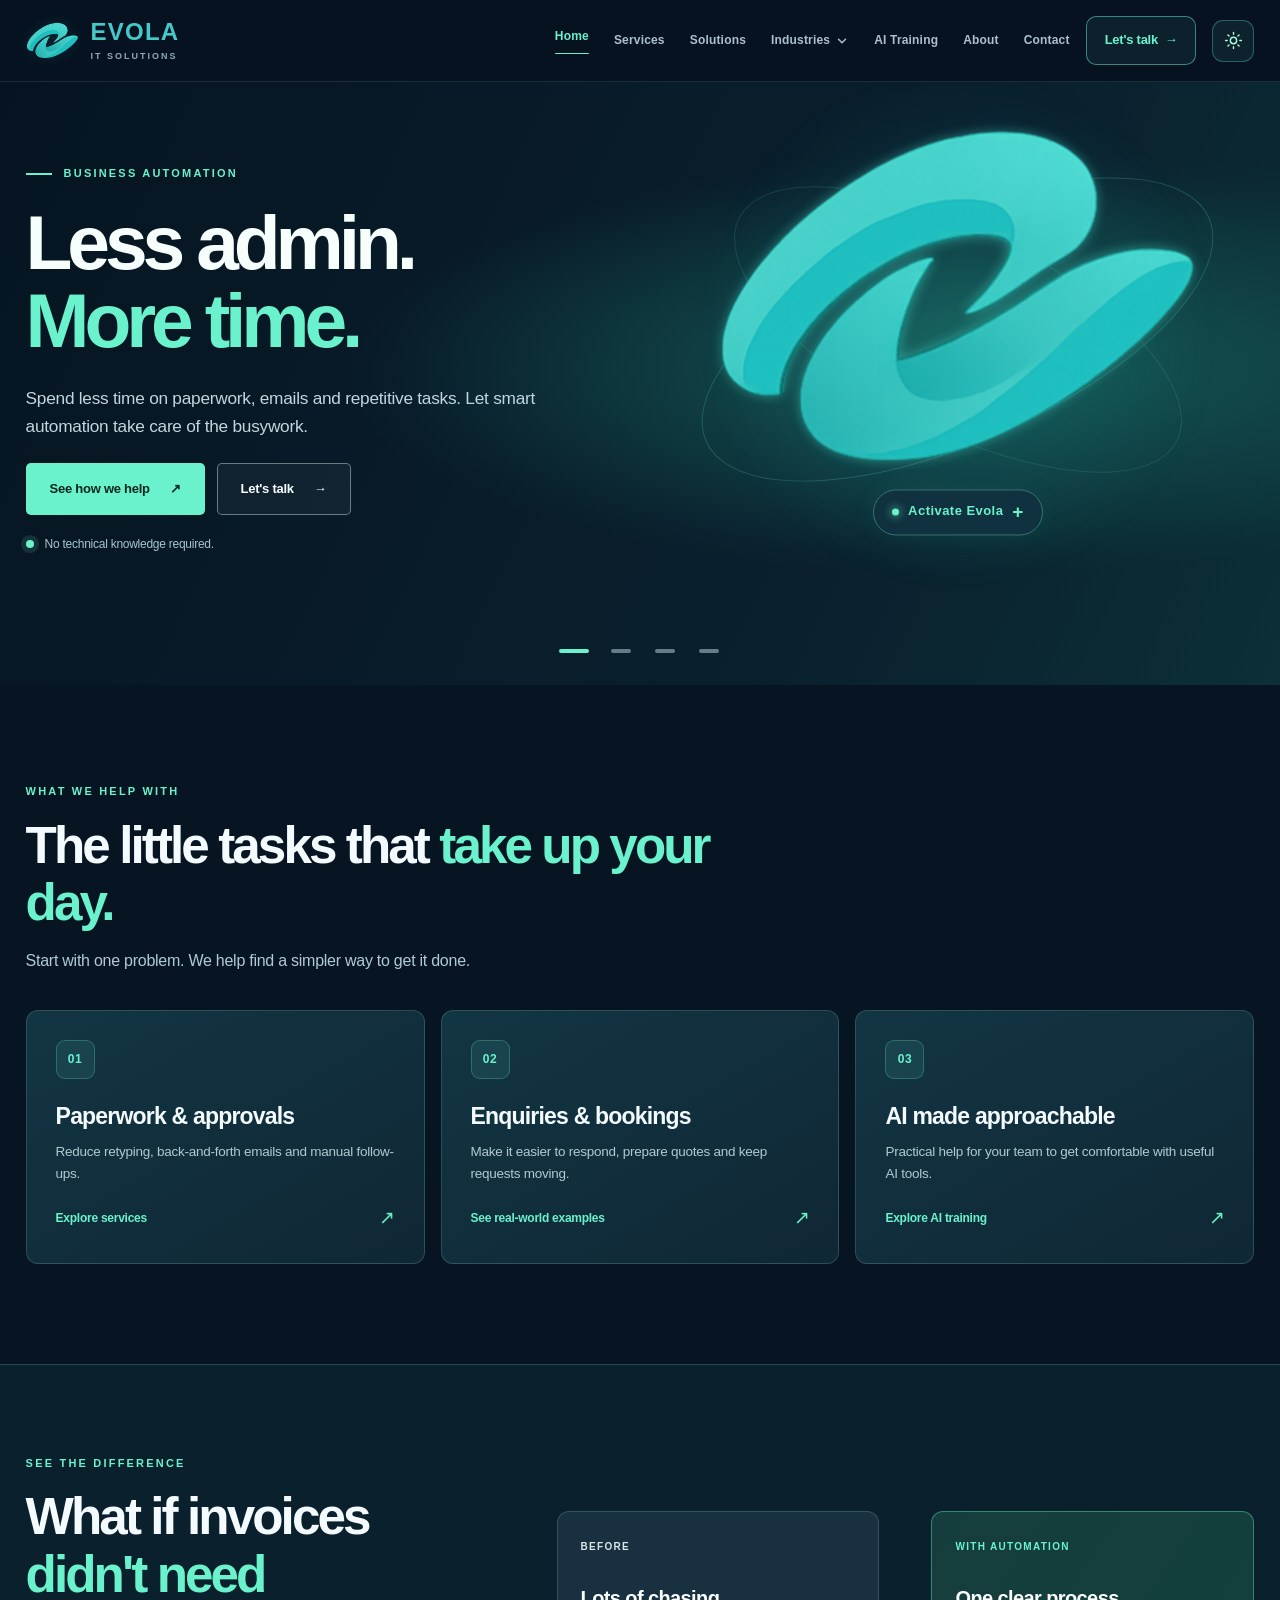
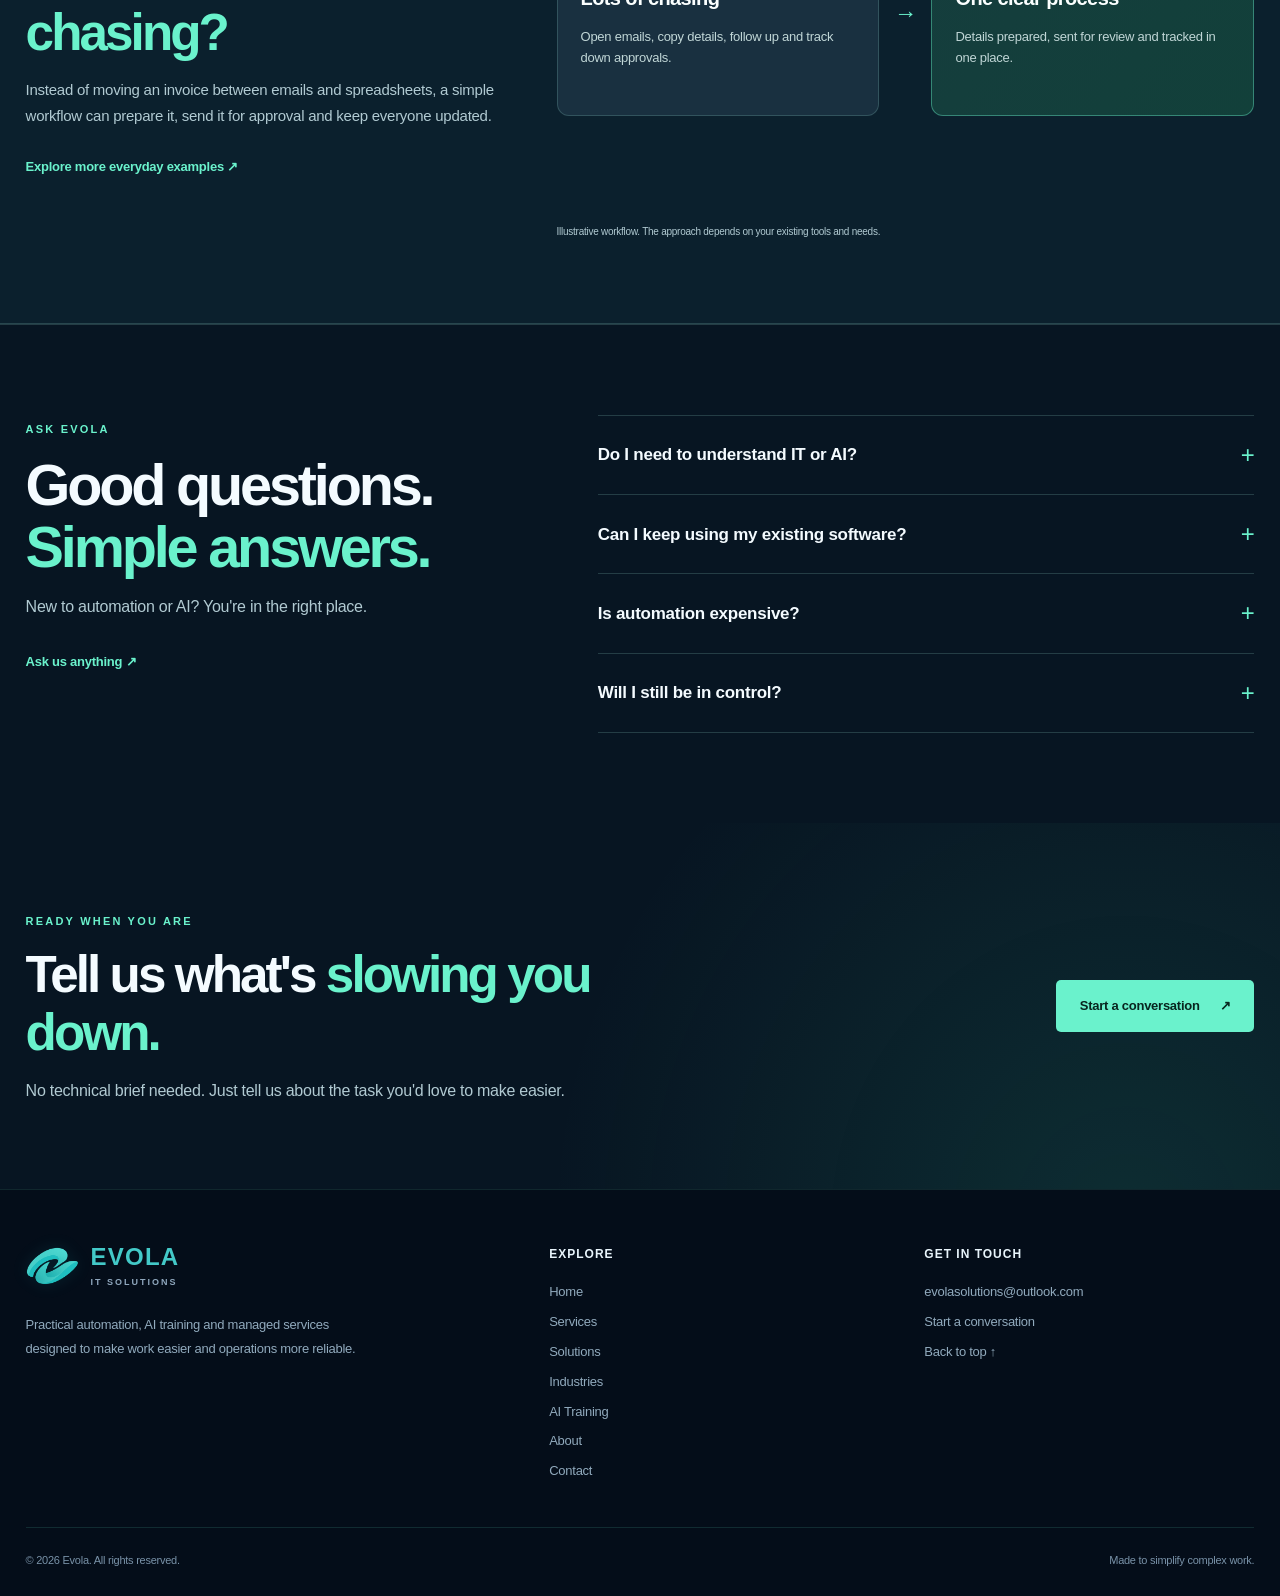
<file: index.html>
<!DOCTYPE html>

<html lang="en"><head><script>
/* Read the saved theme before CSS paints to avoid a flash on navigation. */
(function () {
  var theme = 'dark';
  try { if (window.localStorage.getItem('evola-theme') === 'light') theme = 'light'; } catch (_) {}
  document.documentElement.setAttribute('data-theme', theme);
})();
</script>
<meta charset="utf-8"/><meta content="width=device-width, initial-scale=1.0" name="viewport"/>
<meta content="#071523" name="theme-color"/><meta content="Spend less time on paperwork, emails and approvals. Evola helps businesses simplify everyday work, with no tech jargon." name="description"/>
<meta content="website" property="og:type"/><meta content="Evola" property="og:site_name"/><meta content="Less Admin. More Time. | Evola" property="og:title"/><meta content="We make the everyday tasks that slow your business down simpler, from invoices and approvals to customer enquiries and reminders." property="og:description"/>
<title>Less Admin. More Time. | Evola</title>
<link rel="icon" type="image/png" href="evola-symbol.png"/>
<link href="styles.css" rel="stylesheet"/><link href="premium.css" rel="stylesheet"/><link href="theme.css" rel="stylesheet"/><link href="usecases.css" rel="stylesheet"/><link href="homepage.css" rel="stylesheet"/><link href="carousel.css?v=3" rel="stylesheet"/><link rel="stylesheet" href="evola.css?v=2"/>
<link rel="stylesheet" href="industry-menu.css?v=3"/>
<link rel="stylesheet" href="experience.css?v=1"/>
<link rel="stylesheet" href="fullwidth.css?v=1"/>
<link rel="stylesheet" href="logo-hero.css?v=1"/>
<link rel="stylesheet" href="activate-evola.css?v=1"/>
</head><body><a class="skip-link" href="#main">Skip to content</a>
<header class="site-header" id="top"><div class="container nav-inner">
<a aria-label="Evola home" class="brand" href="index.html">
<img class="evola-symbol" src="evola-symbol.png" alt="" width="385" height="273"/>
<span><span class="brand-name">Evola</span><span class="brand-label">IT Solutions</span></span></a>
<nav aria-label="Main navigation" class="nav-links" id="main-nav"><a aria-current="page" href="index.html">Home</a>
<a href="services.html">Services</a>
<a href="solutions.html">Solutions</a>
<div class="industry-dropdown">
<button type="button" class="industry-trigger" aria-expanded="false" aria-controls="industry-menu">Industries <svg viewBox="0 0 16 16" width="14" height="14" fill="none" stroke="currentColor" stroke-width="1.7" stroke-linecap="round" stroke-linejoin="round" aria-hidden="true"><path d="m4 6 4 4 4-4"/></svg></button>
<div class="industry-menu" id="industry-menu" hidden>
<span class="industry-menu-label">EXPLORE BY INDUSTRY</span>
<a href="use-cases.html?industry=finance#browse-usecases" data-industry-link="finance"><svg class="industry-icon" viewBox="0 0 24 24" fill="none" stroke="currentColor" stroke-width="1.6" stroke-linecap="round" stroke-linejoin="round" aria-hidden="true"><rect x="3" y="5" width="18" height="14" rx="2"/><path d="M3 10h18m-5 5h2"/></svg><span class="industry-item-text"><strong>Finance</strong><small>Invoices, approvals and reporting</small></span></a>
<a href="use-cases.html?industry=assets#browse-usecases" data-industry-link="assets"><svg class="industry-icon" viewBox="0 0 24 24" fill="none" stroke="currentColor" stroke-width="1.6" stroke-linecap="round" stroke-linejoin="round" aria-hidden="true"><path d="m12 3 9 5v9l-9 5-9-5V8l9-5Zm0 9 9-4M12 12 3 8m9 4v10"/></svg><span class="industry-item-text"><strong>Asset Management</strong><small>Equipment, inventory and maintenance</small></span></a>
<a href="use-cases.html?industry=retail#browse-usecases" data-industry-link="retail"><svg class="industry-icon" viewBox="0 0 24 24" fill="none" stroke="currentColor" stroke-width="1.6" stroke-linecap="round" stroke-linejoin="round" aria-hidden="true"><path d="M4 8h16l1 13H3L4 8Zm4 0V6a4 4 0 0 1 8 0v2"/></svg><span class="industry-item-text"><strong>Retail</strong><small>Stock, orders and customer enquiries</small></span></a>
<a href="use-cases.html?industry=councils#browse-usecases" data-industry-link="councils"><svg class="industry-icon" viewBox="0 0 24 24" fill="none" stroke="currentColor" stroke-width="1.6" stroke-linecap="round" stroke-linejoin="round" aria-hidden="true"><path d="m3 9 9-6 9 6H3Zm2 2v7m5-7v7m4-7v7m5-7v7M3 21h18"/></svg><span class="industry-item-text"><strong>Councils</strong><small>Resident requests and permits</small></span></a>
<a href="use-cases.html?industry=schools#browse-usecases" data-industry-link="schools"><svg class="industry-icon" viewBox="0 0 24 24" fill="none" stroke="currentColor" stroke-width="1.6" stroke-linecap="round" stroke-linejoin="round" aria-hidden="true"><path d="m2 9 10-5 10 5-10 5-10-5Zm4 2v6c4 3 8 3 12 0v-6m4-2v8"/></svg><span class="industry-item-text"><strong>Schools</strong><small>Enrolments and everyday administration</small></span></a>
<a href="use-cases.html?industry=tradies#browse-usecases" data-industry-link="tradies"><svg class="industry-icon" viewBox="0 0 24 24" fill="none" stroke="currentColor" stroke-width="1.6" stroke-linecap="round" stroke-linejoin="round" aria-hidden="true"><path d="M14 6a5 5 0 0 0-7 6L3 16a3 3 0 0 0 4 4l5-5a5 5 0 0 0 6-7l-4 4-3-3 3-3Z"/></svg><span class="industry-item-text"><strong>Tradies</strong><small>Quotes, scheduling and invoicing</small></span></a>
<a href="use-cases.html?industry=healthcare#browse-usecases" data-industry-link="healthcare"><svg class="industry-icon" viewBox="0 0 24 24" fill="none" stroke="currentColor" stroke-width="1.6" stroke-linecap="round" stroke-linejoin="round" aria-hidden="true"><path d="M20.8 8.5c0 4-8.8 10-8.8 10s-8.8-6-8.8-10a4.8 4.8 0 0 1 8.8-2.6 4.8 4.8 0 0 1 8.8 2.6Z"/><path d="M5 12h4l2-3 2 6 2-3h4"/></svg><span class="industry-item-text"><strong>Healthcare</strong><small>Appointments and non-clinical administration</small></span></a>
<a class="industry-all" href="use-cases.html#browse-usecases" data-industry-link="all">View all industries <span aria-hidden="true">&#8599;</span></a>
</div></div>
<a href="ai-training.html">AI Training</a>
<a href="about.html">About</a>
<a href="contact.html">Contact</a></nav>
<a class="nav-cta" href="contact.html">Let's talk  →</a>
<button aria-label="Switch to light mode" class="theme-toggle" title="Switch to light mode" type="button">
<svg aria-hidden="true" class="theme-sun" fill="none" stroke="currentColor" stroke-linecap="round" stroke-linejoin="round" stroke-width="1.8" viewbox="0 0 24 24"><circle cx="12" cy="12" r="4"></circle><path d="M12 2v2m0 16v2M4.93 4.93l1.42 1.42m11.3 11.3 1.42 1.42M2 12h2m16 0h2M4.93 19.07l1.42-1.42m11.3-11.3 1.42-1.42"></path></svg>
<svg aria-hidden="true" class="theme-moon" fill="none" stroke="currentColor" stroke-linecap="round" stroke-linejoin="round" stroke-width="1.8" viewbox="0 0 24 24"><path d="M20.9 13A9 9 0 0 1 11 3.1a9 9 0 1 0 9.9 9.9Z"></path></svg>
<span class="theme-toggle-text">Light mode</span>
</button>
<button aria-controls="main-nav" aria-expanded="false" aria-label="Open navigation menu" class="nav-toggle" type="button"><svg fill="none" stroke="currentColor" stroke-linecap="round" stroke-width="2" viewbox="0 0 24 24"><path d="M4 7h16M4 12h16M4 17h16"></path></svg></button>
</div></header><main class="lp-main" id="main">
<section aria-label="Discover how we help" aria-roledescription="carousel" class="lp-hero lp-carousel" data-active="0">
<div class="ev-hero-scene ev-logo-scene" aria-hidden="true">
  <div class="ev-logo-ambient"></div>

</div>
<div class="container lp-carousel-inner"><div class="lp-slides"><article class="lp-slide is-active" role="group" aria-roledescription="slide" aria-label="1 of 4: Business automation" >
<div class="lp-hero-inner">
<div class="lp-hero-copy"><span class="lp-overline"><span class="lp-overline-line"></span>BUSINESS AUTOMATION</span>
<h1 class="lp-slide-title">Less admin.<br/><em>More time.</em></h1>
<p>Spend less time on paperwork, emails and repetitive tasks. Let smart automation take care of the busywork.</p><div class="lp-hero-actions"><a class="lp-btn lp-btn-primary" href="#what-we-help-with">See how we help <span aria-hidden="true">&#8599;</span></a><a class="lp-btn lp-btn-ghost" href="contact.html">Let's talk <span aria-hidden="true">&#8594;</span></a></div>
<div class="lp-hero-note"><span aria-hidden="true" class="lp-proof-dot"></span>No technical knowledge required.</div></div>
</div></article><article class="lp-slide" role="group" aria-roledescription="slide" aria-label="2 of 4: AI solutions" aria-hidden="true" inert>
<div class="lp-hero-inner">
<div class="lp-hero-copy"><span class="lp-overline"><span class="lp-overline-line"></span>AI SOLUTIONS</span>
<h2 class="lp-slide-title">Work smarter.<br/><em>With AI.</em></h2>
<p>Discover practical ways AI can help your business, without needing to be a technology expert.</p><div class="lp-hero-actions"><a class="lp-btn lp-btn-primary" href="solutions.html">Explore AI solutions <span aria-hidden="true">&#8599;</span></a><a class="lp-btn lp-btn-ghost" href="contact.html">Let's talk <span aria-hidden="true">&#8594;</span></a></div>
<div class="lp-hero-note"><span aria-hidden="true" class="lp-proof-dot"></span>No technical knowledge required.</div></div>
</div></article><article class="lp-slide" role="group" aria-roledescription="slide" aria-label="3 of 4: Business workflows" aria-hidden="true" inert>
<div class="lp-hero-inner">
<div class="lp-hero-copy"><span class="lp-overline"><span class="lp-overline-line"></span>BUSINESS WORKFLOWS</span>
<h2 class="lp-slide-title">Simplify work.<br/><em>Every day.</em></h2>
<p>From invoices and customer enquiries to scheduling and approvals, make everyday work easier.</p><div class="lp-hero-actions"><a class="lp-btn lp-btn-primary" href="use-cases.html">Explore industries <span aria-hidden="true">&#8599;</span></a><a class="lp-btn lp-btn-ghost" href="contact.html">Let's talk <span aria-hidden="true">&#8594;</span></a></div>
<div class="lp-hero-note"><span aria-hidden="true" class="lp-proof-dot"></span>No technical knowledge required.</div></div>
</div></article><article class="lp-slide" role="group" aria-roledescription="slide" aria-label="4 of 4: AI training" aria-hidden="true" inert>
<div class="lp-hero-inner">
<div class="lp-hero-copy"><span class="lp-overline"><span class="lp-overline-line"></span>AI TRAINING</span>
<h2 class="lp-slide-title">Learn AI.<br/><em>With confidence.</em></h2>
<p>Practical AI training designed for everyday business teams, not just IT professionals.</p><div class="lp-hero-actions"><a class="lp-btn lp-btn-primary" href="ai-training.html">Explore AI training <span aria-hidden="true">&#8599;</span></a><a class="lp-btn lp-btn-ghost" href="contact.html">Let's talk <span aria-hidden="true">&#8594;</span></a></div>
<div class="lp-hero-note"><span aria-hidden="true" class="lp-proof-dot"></span>No technical knowledge required.</div></div>
</div></article></div>
<div class="ev-logo-stage ev-activate-stage" data-expanded="false">
  <div class="ev-activate-visual">
    <div class="ev-activate-decoration" aria-hidden="true">    <div class="ev-logo-halo"></div>
    <div class="ev-orbit-ring ev-orbit-ring-one"></div><div class="ev-orbit-ring ev-orbit-ring-two"></div>
    <div class="ev-orbit-particles"><span class="ev-orbit-particle" style="--phase:-0.0s;--orbit-scale:1"></span><span class="ev-orbit-particle" style="--phase:-2.7s;--orbit-scale:1"></span><span class="ev-orbit-particle" style="--phase:-5.4s;--orbit-scale:1"></span><span class="ev-orbit-particle" style="--phase:-8.100000000000001s;--orbit-scale:0.78"></span><span class="ev-orbit-particle" style="--phase:-10.8s;--orbit-scale:0.78"></span><span class="ev-orbit-particle" style="--phase:-13.5s;--orbit-scale:0.78"></span></div>
</div>
    <svg class="ev-capability-lines" viewBox="0 0 100 100" preserveAspectRatio="none" aria-hidden="true"><g fill="none" stroke="currentColor" stroke-width=".23" stroke-dasharray=".8 1.1"><path d="M50 48L18 15 M50 48L82 15 M50 48L18 48 M50 48L82 48 M50 48L18 81 M50 48L82 81"/></g></svg>
    <button class="ev-activate-trigger" type="button" aria-expanded="false" aria-controls="ev-capabilities" disabled>
      <span class="ev-activate-art" aria-hidden="true"><span class="ev-logo-float"><span class="ev-logo-perspective"><span class="ev-logo-spin"><img class="ev-logo-layer ev-logo-face" style="--depth:-12px" src="evola-symbol.png" alt="" width="385" height="273" draggable="false"><img class="ev-logo-layer ev-logo-edge" style="--depth:-9px" src="evola-symbol.png" alt="" width="385" height="273" draggable="false"><img class="ev-logo-layer ev-logo-edge" style="--depth:-6px" src="evola-symbol.png" alt="" width="385" height="273" draggable="false"><img class="ev-logo-layer ev-logo-edge" style="--depth:-3px" src="evola-symbol.png" alt="" width="385" height="273" draggable="false"><img class="ev-logo-layer ev-logo-edge" style="--depth:0px" src="evola-symbol.png" alt="" width="385" height="273" draggable="false"><img class="ev-logo-layer ev-logo-edge" style="--depth:3px" src="evola-symbol.png" alt="" width="385" height="273" draggable="false"><img class="ev-logo-layer ev-logo-edge" style="--depth:6px" src="evola-symbol.png" alt="" width="385" height="273" draggable="false"><img class="ev-logo-layer ev-logo-edge" style="--depth:9px" src="evola-symbol.png" alt="" width="385" height="273" draggable="false"><img class="ev-logo-layer ev-logo-face" style="--depth:12px" src="evola-symbol.png" alt="" width="385" height="273" draggable="false"></span></span></span></span>
      <span class="ev-activate-label"><span class="ev-activate-pulse" aria-hidden="true"></span><span class="ev-activate-text">Activate Evola</span><span class="ev-activate-sign" aria-hidden="true">+</span></span>
    </button>
  </div>
  <div class="ev-capabilities" id="ev-capabilities" inert aria-hidden="true"><a class="ev-capability ev-capability-1" href="services.html#automation" data-description="Reduce paperwork, repetitive tasks and manual approvals." aria-label="Business Automation: Reduce paperwork, repetitive tasks and manual approvals."><svg viewBox="0 0 24 24" fill="none" stroke="currentColor" stroke-width="1.6" stroke-linecap="round" stroke-linejoin="round" aria-hidden="true"><path d="M3 4h8v6H3z M13 14h8v6h-8z M7 10v7h6 M17 14V7h-6"/></svg><span>Business Automation</span><span class="ev-cap-arrow" aria-hidden="true">&#8599;</span></a>
<a class="ev-capability ev-capability-2" href="services.html#ai-agents" data-description="Get practical help from AI assistants and approved business information." aria-label="AI Solutions: Get practical help from AI assistants and approved business information."><svg viewBox="0 0 24 24" fill="none" stroke="currentColor" stroke-width="1.6" stroke-linecap="round" stroke-linejoin="round" aria-hidden="true"><path d="M12 3v3m0 12v3M3 12h3m12 0h3 M8 6h8l3 6-3 6H8l-3-6z M10 12h.01m4 0h.01"/></svg><span>AI Solutions</span><span class="ev-cap-arrow" aria-hidden="true">&#8599;</span></a>
<a class="ev-capability ev-capability-3" href="services.html#project-workflows" data-description="Simplify project tracking, reporting and team coordination." aria-label="Project Workflows: Simplify project tracking, reporting and team coordination."><svg viewBox="0 0 24 24" fill="none" stroke="currentColor" stroke-width="1.6" stroke-linecap="round" stroke-linejoin="round" aria-hidden="true"><path d="M9 6h11M9 12h11M9 18h11M3 5l1 1 2-2M3 11l1 1 2-2M3 17l1 1 2-2"/></svg><span>Project Workflows</span><span class="ev-cap-arrow" aria-hidden="true">&#8599;</span></a>
<a class="ev-capability ev-capability-4" href="ai-training.html#tracks" data-description="Help your team use AI confidently in everyday work." aria-label="AI Training: Help your team use AI confidently in everyday work."><svg viewBox="0 0 24 24" fill="none" stroke="currentColor" stroke-width="1.6" stroke-linecap="round" stroke-linejoin="round" aria-hidden="true"><path d="M2 9l10-5 10 5-10 5-10-5z M6 11v6q6 5 12 0v-6 M22 9v8"/></svg><span>AI Training</span><span class="ev-cap-arrow" aria-hidden="true">&#8599;</span></a>
<a class="ev-capability ev-capability-5" href="services.html#cloud-operations" data-description="Keep your technology and business systems running reliably." aria-label="Managed Services: Keep your technology and business systems running reliably."><svg viewBox="0 0 24 24" fill="none" stroke="currentColor" stroke-width="1.6" stroke-linecap="round" stroke-linejoin="round" aria-hidden="true"><path d="M4 4h16v7H4z M4 13h16v7H4z M7 7.5h.01M7 16.5h.01M12 7.5h5M12 16.5h5"/></svg><span>Managed Services</span><span class="ev-cap-arrow" aria-hidden="true">&#8599;</span></a>
<a class="ev-capability ev-capability-6" href="use-cases.html#browse-usecases" data-description="Explore practical automation opportunities for your industry." aria-label="Industry Solutions: Explore practical automation opportunities for your industry."><svg viewBox="0 0 24 24" fill="none" stroke="currentColor" stroke-width="1.6" stroke-linecap="round" stroke-linejoin="round" aria-hidden="true"><path d="M3 21h18M5 21V9l7-5 7 5v12M9 21v-5h6v5M9 11h.01M15 11h.01"/></svg><span>Industry Solutions</span><span class="ev-cap-arrow" aria-hidden="true">&#8599;</span></a></div>
  <p class="ev-capability-detail" aria-hidden="true">Choose a service to explore what we can do for you.</p>
</div>
<div class="lp-carousel-controls" hidden><div class="lp-carousel-position"><span class="lp-slide-count" aria-hidden="true">01 / 04</span><div class="lp-slide-dots" aria-label="Choose slide"><button type="button" class="lp-slide-dot" data-slide="0" aria-label="Show slide 1: Business automation" aria-current="true"><span></span></button><button type="button" class="lp-slide-dot" data-slide="1" aria-label="Show slide 2: AI solutions" ><span></span></button><button type="button" class="lp-slide-dot" data-slide="2" aria-label="Show slide 3: Business workflows" ><span></span></button><button type="button" class="lp-slide-dot" data-slide="3" aria-label="Show slide 4: AI training" ><span></span></button></div></div></div>
<span class="lp-sr-only lp-carousel-status" role="status"></span></div></section>
<section aria-labelledby="lp-help-title" class="lp-help" id="what-we-help-with">
<div class="container">
<div class="lp-section-heading">
<span class="lp-kicker">WHAT WE HELP WITH</span>
<h2 id="lp-help-title">The little tasks that <em>take up your day.</em></h2>
<p>Start with one problem. We help find a simpler way to get it done.</p>
</div>
<div class="lp-help-grid">
<a class="lp-help-card" href="services.html"><span aria-hidden="true" class="lp-icon">01</span><h3>Paperwork &amp; approvals</h3><p>Reduce retyping, back-and-forth emails and manual follow-ups.</p><span class="lp-card-link">Explore services <b aria-hidden="true">↗</b></span></a>
<a class="lp-help-card" href="use-cases.html"><span aria-hidden="true" class="lp-icon">02</span><h3>Enquiries &amp; bookings</h3><p>Make it easier to respond, prepare quotes and keep requests moving.</p><span class="lp-card-link">See real-world examples <b aria-hidden="true">↗</b></span></a>
<a class="lp-help-card" href="ai-training.html"><span aria-hidden="true" class="lp-icon">03</span><h3>AI made approachable</h3><p>Practical help for your team to get comfortable with useful AI tools.</p><span class="lp-card-link">Explore AI training <b aria-hidden="true">↗</b></span></a>
</div>
</div>
</section>
<section aria-labelledby="lp-example-title" class="lp-example">
<div class="container lp-example-inner">
<div class="lp-example-copy">
<span class="lp-kicker">SEE THE DIFFERENCE</span>
<h2 id="lp-example-title">What if invoices <em>didn't need chasing?</em></h2>
<p>Instead of moving an invoice between emails and spreadsheets, a simple workflow can prepare it, send it for approval and keep everyone updated.</p>
<a class="lp-text-link" href="use-cases.html?industry=finance#finance">Explore more everyday examples <span aria-hidden="true">↗</span></a>
</div>
<div aria-label="Illustrative before and after invoice approval process" class="lp-before-after">
<div class="lp-compare lp-before"><span class="lp-compare-label">BEFORE</span><h3>Lots of chasing</h3><p>Open emails, copy details, follow up and track down approvals.</p></div>
<div aria-hidden="true" class="lp-compare-arrow">→</div>
<div class="lp-compare lp-after"><span class="lp-compare-label">WITH AUTOMATION</span><h3>One clear process</h3><p>Details prepared, sent for review and tracked in one place.</p></div>
</div>
<p class="lp-example-note">Illustrative workflow. The approach depends on your existing tools and needs.</p>
</div>
</section>
<section class="ev-faq" aria-labelledby="ev-faq-heading"><div class="container ev-faq-layout"><div><span class="lp-kicker">ASK EVOLA</span><h2 id="ev-faq-heading">Good questions.<br><em>Simple answers.</em></h2><p>New to automation or AI? You're in the right place.</p><a class="lp-text-link" href="contact.html">Ask us anything <span aria-hidden="true">↗</span></a></div><div class="ev-faq-list">
<details><summary>Do I need to understand IT or AI?</summary><p>No. Tell us which tasks are taking too much time. We explain the options in plain English and guide you through the process.</p></details>
<details><summary>Can I keep using my existing software?</summary><p>Often, yes. We start by understanding the tools you already use and check what can be connected before proposing any change.</p></details>
<details><summary>Is automation expensive?</summary><p>It depends on the task, the tools involved and the level of support you need. We can start with one manageable workflow and agree on scope before work begins.</p></details>
<details><summary>Will I still be in control?</summary><p>Yes. We design workflows with appropriate approvals and human review, especially where money, personal information or important decisions are involved.</p></details>
</div></div></section>
<section aria-labelledby="lp-outro-title" class="lp-outro">
<div class="container lp-outro-inner">
<div><span class="lp-kicker">READY WHEN YOU ARE</span><h2 id="lp-outro-title">Tell us what's <em>slowing you down.</em></h2><p>No technical brief needed. Just tell us about the task you'd love to make easier.</p></div>
<a class="lp-btn lp-btn-primary" href="contact.html">Start a conversation <span aria-hidden="true">↗</span></a>
</div>
</section>
</main><footer class="site-footer"><div class="container">
<div class="footer-grid"><div><a aria-label="Evola home" class="brand" href="index.html">
<img class="evola-symbol" src="evola-symbol.png" alt="" width="385" height="273"/>
<span><span class="brand-name">Evola</span><span class="brand-label">IT Solutions</span></span></a><p class="footer-description">Practical automation, AI training and managed services designed to make work easier and operations more reliable.</p></div>
<div><h3 class="footer-heading">Explore</h3><div class="footer-list"><a href="index.html">Home</a><a href="services.html">Services</a><a href="solutions.html">Solutions</a>
<a href="use-cases.html">Industries</a><a href="ai-training.html">AI Training</a><a href="about.html">About</a><a href="contact.html">Contact</a></div></div>
<div><h3 class="footer-heading">Get in touch</h3><div class="footer-list"><a href="mailto:evolasolutions@outlook.com">evolasolutions@outlook.com</a><a href="contact.html">Start a conversation</a><a href="#top">Back to top ↑</a></div></div></div>
<div class="footer-bottom"><span>© <span class="js-year">2026</span> Evola. All rights reserved.</span><span>Made to simplify complex work.</span></div>
</div></footer><script defer="" src="script.js?v=4"></script><script defer src="carousel.js?v=4"></script><script defer src="activate-evola.js?v=1"></script></body></html>
</file>
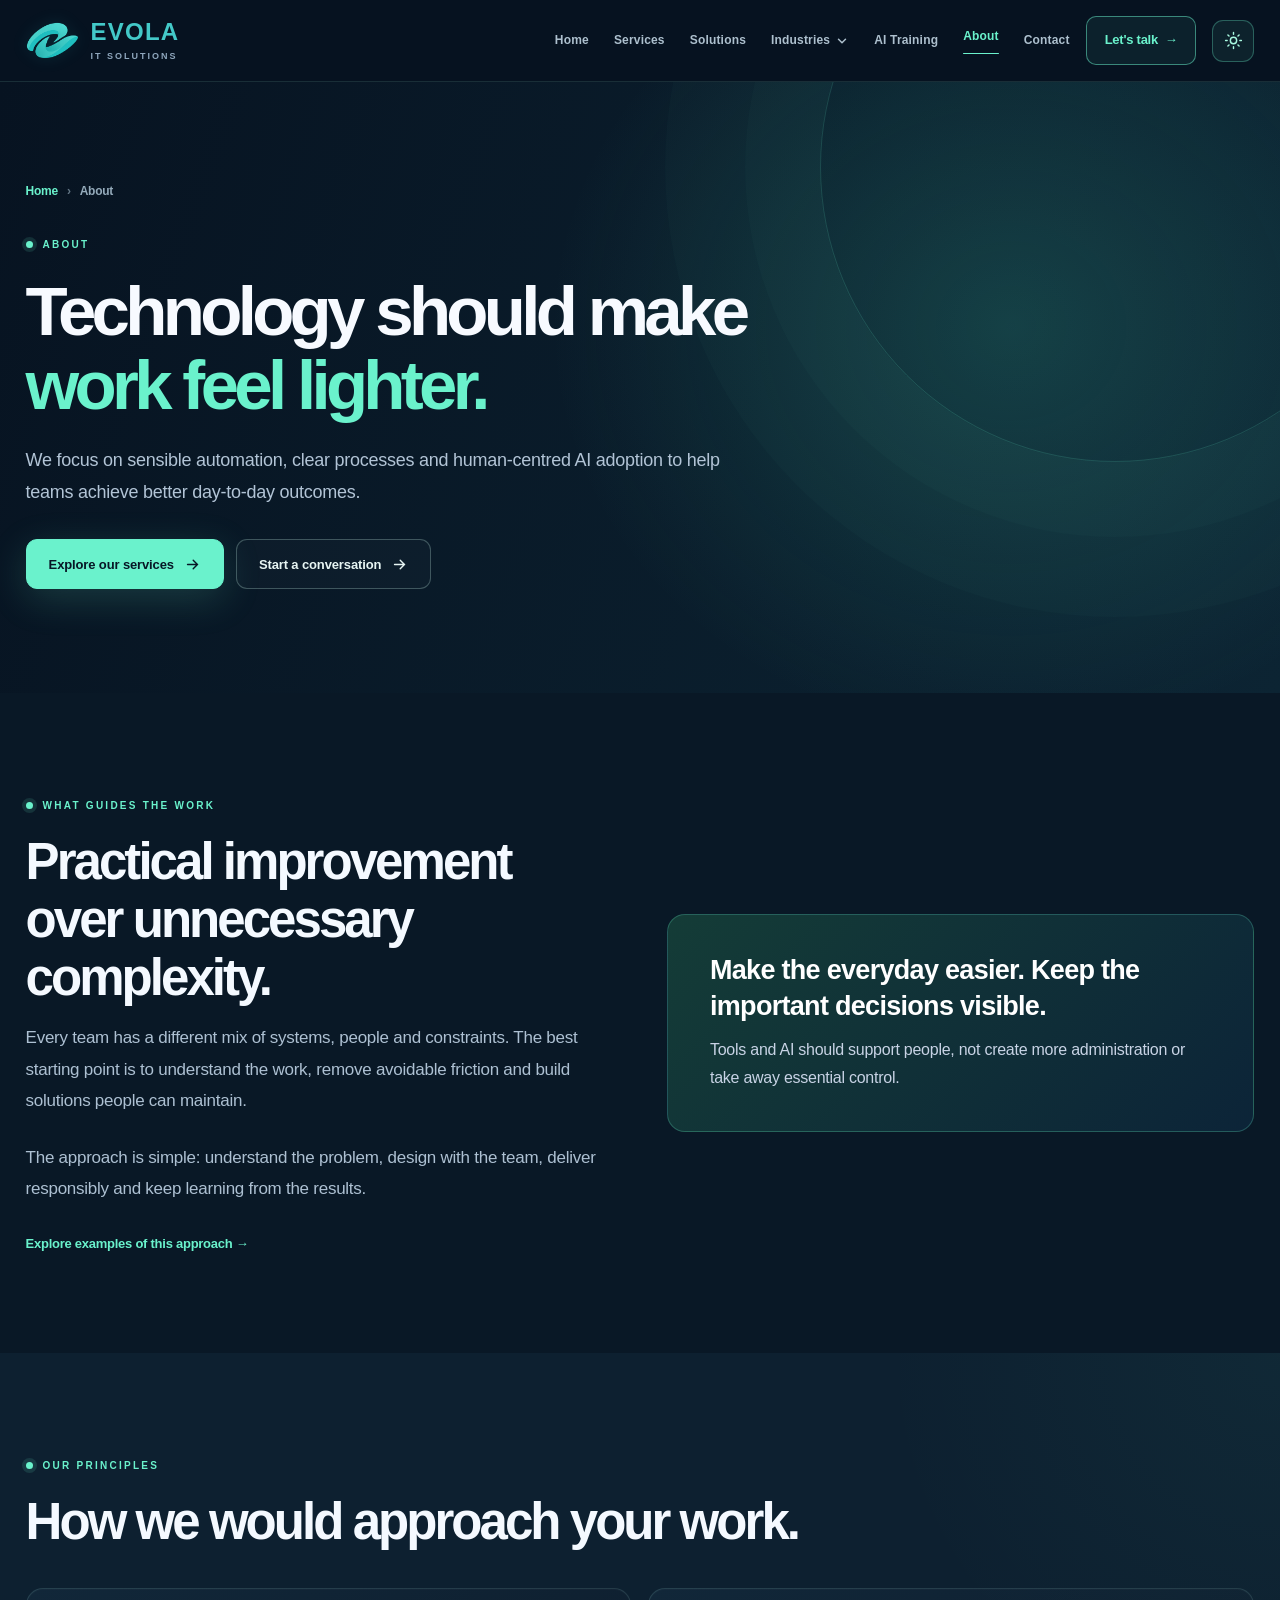
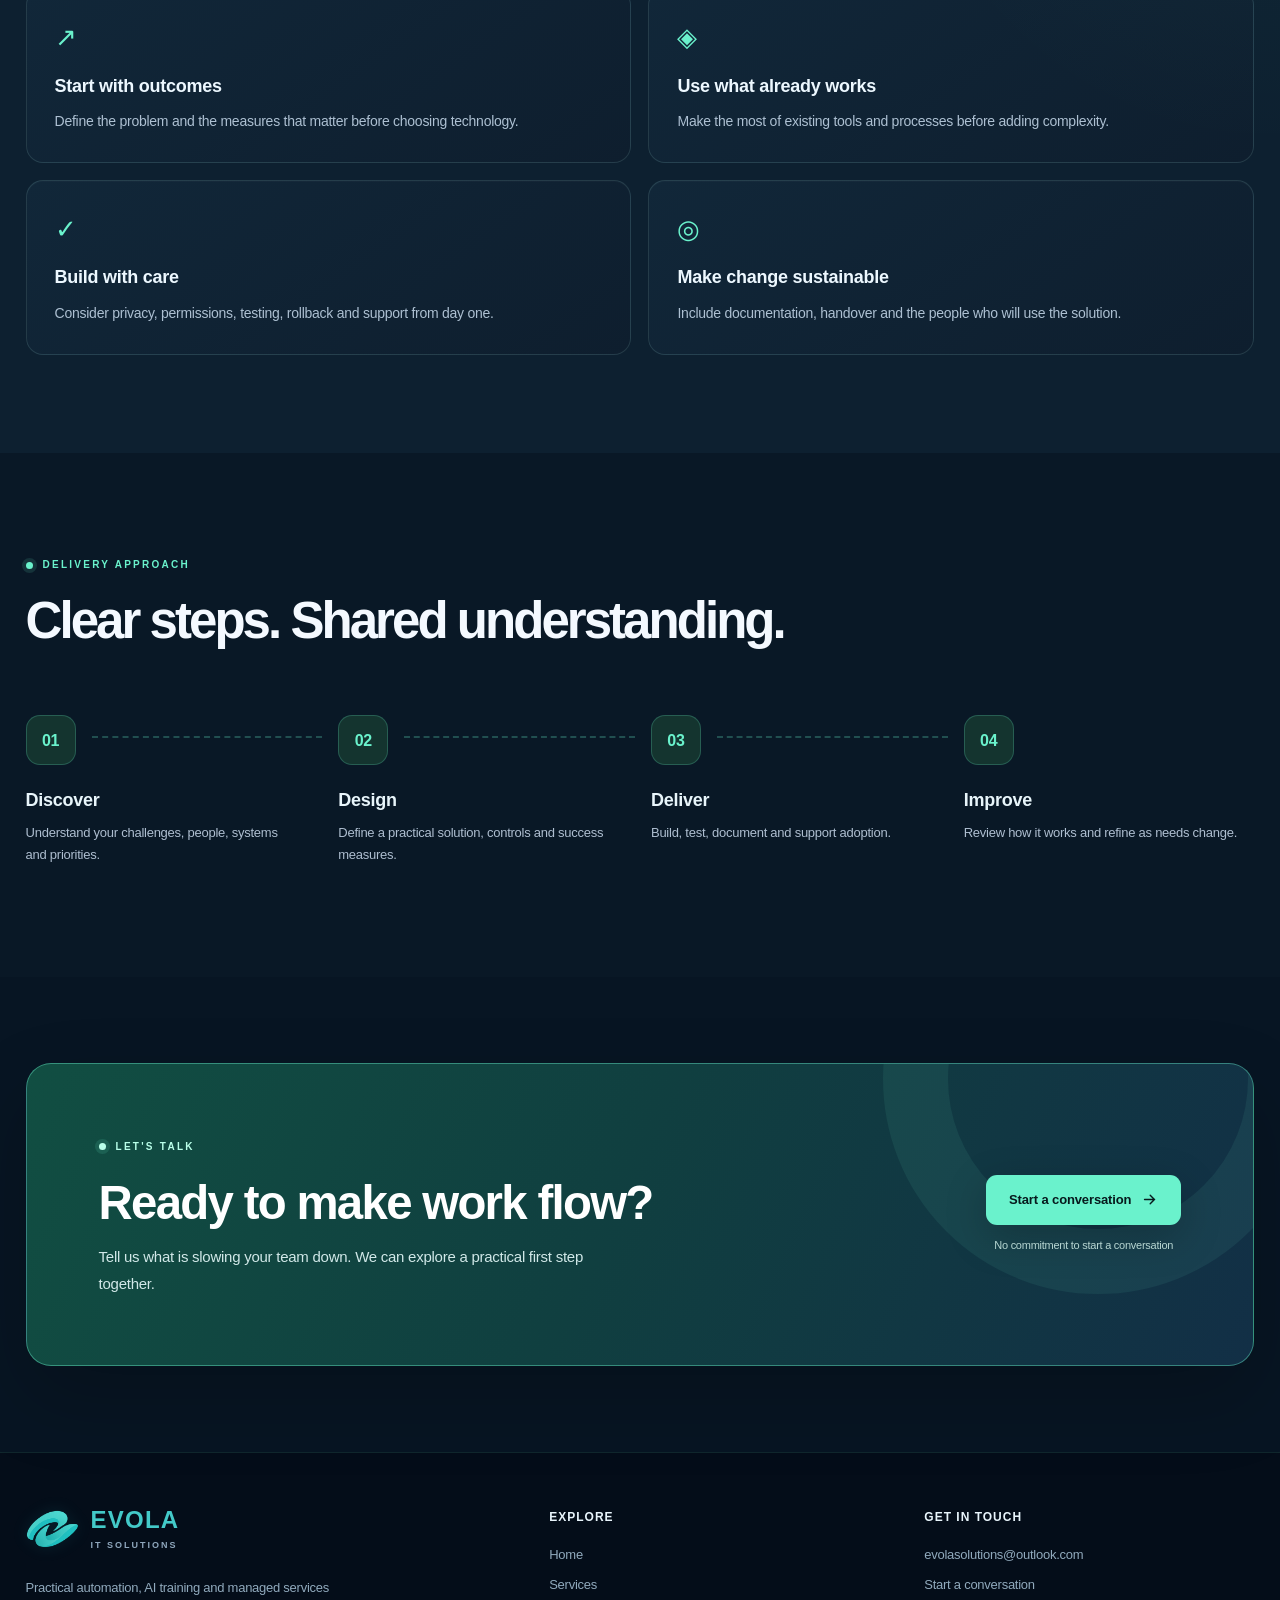
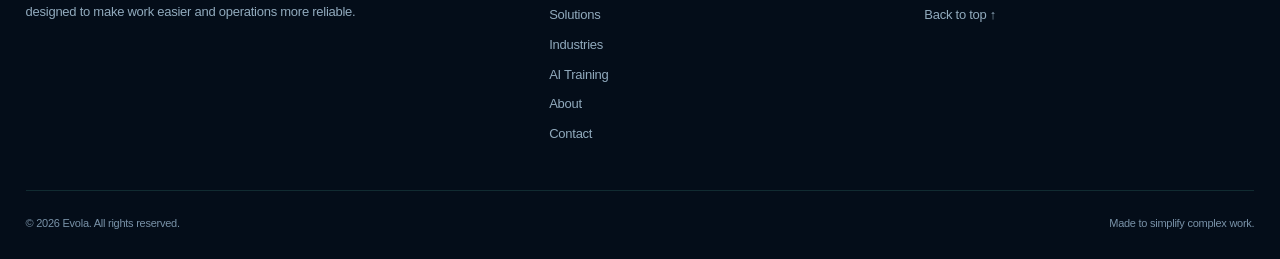
<file: about.html>
<!DOCTYPE html><html lang="en"><head><script>
/* Read the saved theme before CSS paints to avoid a flash on navigation. */
(function () {
  var theme = 'dark';
  try { if (window.localStorage.getItem('evola-theme') === 'light') theme = 'light'; } catch (_) {}
  document.documentElement.setAttribute('data-theme', theme);
})();
</script>
<meta charset="UTF-8"><meta name="viewport" content="width=device-width, initial-scale=1.0">
<meta name="theme-color" content="#071523"><meta name="description" content="Our approach to practical workflow automation, project delivery, responsible AI and managed services.">
<meta property="og:type" content="website"><meta property="og:site_name" content="Evola"><meta property="og:title" content="About | Evola"><meta property="og:description" content="Our approach to practical workflow automation, project delivery, responsible AI and managed services.">
<title>About | Evola</title>
<link rel="icon" type="image/png" href="evola-symbol.png"/>
<link rel="stylesheet" href="styles.css"><link rel="stylesheet" href="premium.css"><link rel="stylesheet" href="theme.css"><link rel="stylesheet" href="usecases.css"><link rel="stylesheet" href="evola.css?v=2"/>
<link rel="stylesheet" href="industry-menu.css?v=3"/>
<link rel="stylesheet" href="experience.css?v=1"/>
<link rel="stylesheet" href="fullwidth.css?v=1"/>
</head><body><a class="skip-link" href="#main">Skip to content</a>
<header class="site-header" id="top"><div class="container nav-inner">
<a class="brand" href="index.html" aria-label="Evola home">
      <img class="evola-symbol" src="evola-symbol.png" alt="" width="385" height="273"/>
      <span><span class="brand-name">Evola</span><span class="brand-label">IT Solutions</span></span></a>
<nav class="nav-links" id="main-nav" aria-label="Main navigation"><a href="index.html">Home</a>
<a href="services.html">Services</a>
<a href="solutions.html">Solutions</a>
<div class="industry-dropdown">
<button type="button" class="industry-trigger" aria-expanded="false" aria-controls="industry-menu">Industries <svg viewBox="0 0 16 16" width="14" height="14" fill="none" stroke="currentColor" stroke-width="1.7" stroke-linecap="round" stroke-linejoin="round" aria-hidden="true"><path d="m4 6 4 4 4-4"/></svg></button>
<div class="industry-menu" id="industry-menu" hidden>
<span class="industry-menu-label">EXPLORE BY INDUSTRY</span>
<a href="use-cases.html?industry=finance#browse-usecases" data-industry-link="finance"><svg class="industry-icon" viewBox="0 0 24 24" fill="none" stroke="currentColor" stroke-width="1.6" stroke-linecap="round" stroke-linejoin="round" aria-hidden="true"><rect x="3" y="5" width="18" height="14" rx="2"/><path d="M3 10h18m-5 5h2"/></svg><span class="industry-item-text"><strong>Finance</strong><small>Invoices, approvals and reporting</small></span></a>
<a href="use-cases.html?industry=assets#browse-usecases" data-industry-link="assets"><svg class="industry-icon" viewBox="0 0 24 24" fill="none" stroke="currentColor" stroke-width="1.6" stroke-linecap="round" stroke-linejoin="round" aria-hidden="true"><path d="m12 3 9 5v9l-9 5-9-5V8l9-5Zm0 9 9-4M12 12 3 8m9 4v10"/></svg><span class="industry-item-text"><strong>Asset Management</strong><small>Equipment, inventory and maintenance</small></span></a>
<a href="use-cases.html?industry=retail#browse-usecases" data-industry-link="retail"><svg class="industry-icon" viewBox="0 0 24 24" fill="none" stroke="currentColor" stroke-width="1.6" stroke-linecap="round" stroke-linejoin="round" aria-hidden="true"><path d="M4 8h16l1 13H3L4 8Zm4 0V6a4 4 0 0 1 8 0v2"/></svg><span class="industry-item-text"><strong>Retail</strong><small>Stock, orders and customer enquiries</small></span></a>
<a href="use-cases.html?industry=councils#browse-usecases" data-industry-link="councils"><svg class="industry-icon" viewBox="0 0 24 24" fill="none" stroke="currentColor" stroke-width="1.6" stroke-linecap="round" stroke-linejoin="round" aria-hidden="true"><path d="m3 9 9-6 9 6H3Zm2 2v7m5-7v7m4-7v7m5-7v7M3 21h18"/></svg><span class="industry-item-text"><strong>Councils</strong><small>Resident requests and permits</small></span></a>
<a href="use-cases.html?industry=schools#browse-usecases" data-industry-link="schools"><svg class="industry-icon" viewBox="0 0 24 24" fill="none" stroke="currentColor" stroke-width="1.6" stroke-linecap="round" stroke-linejoin="round" aria-hidden="true"><path d="m2 9 10-5 10 5-10 5-10-5Zm4 2v6c4 3 8 3 12 0v-6m4-2v8"/></svg><span class="industry-item-text"><strong>Schools</strong><small>Enrolments and everyday administration</small></span></a>
<a href="use-cases.html?industry=tradies#browse-usecases" data-industry-link="tradies"><svg class="industry-icon" viewBox="0 0 24 24" fill="none" stroke="currentColor" stroke-width="1.6" stroke-linecap="round" stroke-linejoin="round" aria-hidden="true"><path d="M14 6a5 5 0 0 0-7 6L3 16a3 3 0 0 0 4 4l5-5a5 5 0 0 0 6-7l-4 4-3-3 3-3Z"/></svg><span class="industry-item-text"><strong>Tradies</strong><small>Quotes, scheduling and invoicing</small></span></a>
<a href="use-cases.html?industry=healthcare#browse-usecases" data-industry-link="healthcare"><svg class="industry-icon" viewBox="0 0 24 24" fill="none" stroke="currentColor" stroke-width="1.6" stroke-linecap="round" stroke-linejoin="round" aria-hidden="true"><path d="M20.8 8.5c0 4-8.8 10-8.8 10s-8.8-6-8.8-10a4.8 4.8 0 0 1 8.8-2.6 4.8 4.8 0 0 1 8.8 2.6Z"/><path d="M5 12h4l2-3 2 6 2-3h4"/></svg><span class="industry-item-text"><strong>Healthcare</strong><small>Appointments and non-clinical administration</small></span></a>
<a class="industry-all" href="use-cases.html#browse-usecases" data-industry-link="all">View all industries <span aria-hidden="true">&#8599;</span></a>
</div></div>
<a href="ai-training.html">AI Training</a>
<a href="about.html" aria-current="page">About</a>
<a href="contact.html">Contact</a></nav>
<a class="nav-cta" href="contact.html">Let's talk&nbsp; →</a>
<button class="theme-toggle" type="button" aria-label="Switch to light mode" title="Switch to light mode">
  <svg class="theme-sun" viewBox="0 0 24 24" fill="none" stroke="currentColor" stroke-width="1.8" stroke-linecap="round" stroke-linejoin="round" aria-hidden="true"><circle cx="12" cy="12" r="4"/><path d="M12 2v2m0 16v2M4.93 4.93l1.42 1.42m11.3 11.3 1.42 1.42M2 12h2m16 0h2M4.93 19.07l1.42-1.42m11.3-11.3 1.42-1.42"/></svg>
  <svg class="theme-moon" viewBox="0 0 24 24" fill="none" stroke="currentColor" stroke-width="1.8" stroke-linecap="round" stroke-linejoin="round" aria-hidden="true"><path d="M20.9 13A9 9 0 0 1 11 3.1a9 9 0 1 0 9.9 9.9Z"/></svg>
  <span class="theme-toggle-text">Light mode</span>
</button>
<button class="nav-toggle" type="button" aria-controls="main-nav" aria-expanded="false" aria-label="Open navigation menu"><svg viewBox="0 0 24 24" fill="none" stroke="currentColor" stroke-width="2" stroke-linecap="round"><path d="M4 7h16M4 12h16M4 17h16"/></svg></button>
</div></header><main id="main"><section class="page-hero"><div class="container"><div class="breadcrumb"><a href="index.html">Home</a><span>›</span>About</div>
<span class="eyebrow">About</span><h1>Technology should make<br><span class="accent">work feel lighter.</span></h1><p>We focus on sensible automation, clear processes and human-centred AI adoption to help teams achieve better day-to-day outcomes.</p><div class="hero-actions"><a class="btn btn-mint" href="services.html">Explore our services <svg viewBox="0 0 24 24" fill="none" stroke="currentColor" stroke-width="2" stroke-linecap="round" aria-hidden="true"><path d="M5 12h14m-6-6 6 6-6 6"/></svg></a><a class="btn btn-outline" href="contact.html">Start a conversation <svg viewBox="0 0 24 24" fill="none" stroke="currentColor" stroke-width="2" stroke-linecap="round" aria-hidden="true"><path d="M5 12h14m-6-6 6 6-6 6"/></svg></a></div></div></section>
<section class="content-section"><div class="container panel-grid"><div><span class="eyebrow">What guides the work</span><h2 class="section-heading">Practical improvement over unnecessary complexity.</h2><p class="text-lead">Every team has a different mix of systems, people and constraints. The best starting point is to understand the work, remove avoidable friction and build solutions people can maintain.</p>
<p class="text-lead">The approach is simple: understand the problem, design with the team, deliver responsibly and keep learning from the results.</p><a class="arrow-link" href="solutions.html">Explore examples of this approach →</a></div>
<div class="quote-card"><h3>Make the everyday easier. Keep the important decisions visible.</h3><p>Tools and AI should support people, not create more administration or take away essential control.</p></div></div></section>
<section class="content-section alt"><div class="container"><span class="eyebrow">Our principles</span><h2 class="section-heading">How we would approach your work.</h2><div class="principles-grid">
<div class="principle"><span class="symbol">↗</span><h3>Start with outcomes</h3><p>Define the problem and the measures that matter before choosing technology.</p></div>
<div class="principle"><span class="symbol">◈</span><h3>Use what already works</h3><p>Make the most of existing tools and processes before adding complexity.</p></div>
<div class="principle"><span class="symbol">✓</span><h3>Build with care</h3><p>Consider privacy, permissions, testing, rollback and support from day one.</p></div>
<div class="principle"><span class="symbol">◎</span><h3>Make change sustainable</h3><p>Include documentation, handover and the people who will use the solution.</p></div></div></div></section>
<section class="content-section"><div class="container"><span class="eyebrow">Delivery approach</span><h2 class="section-heading">Clear steps. Shared understanding.</h2><div class="process-steps">
<div class="process-step"><span class="step-number">01</span><h3>Discover</h3><p>Understand your challenges, people, systems and priorities.</p></div>
<div class="process-step"><span class="step-number">02</span><h3>Design</h3><p>Define a practical solution, controls and success measures.</p></div>
<div class="process-step"><span class="step-number">03</span><h3>Deliver</h3><p>Build, test, document and support adoption.</p></div>
<div class="process-step"><span class="step-number">04</span><h3>Improve</h3><p>Review how it works and refine as needs change.</p></div></div></div></section><section class="contact-section"><div class="container"><div class="contact-card"><div><span class="eyebrow">Let's talk</span>
<h2>Ready to make work flow?</h2><p>Tell us what is slowing your team down. We can explore a practical first step together.</p></div><div class="contact-action"><a class="btn" href="contact.html">Start a conversation <svg viewBox="0 0 24 24" fill="none" stroke="currentColor" stroke-width="2" stroke-linecap="round" aria-hidden="true"><path d="M5 12h14m-6-6 6 6-6 6"/></svg></a><span>No commitment to start a conversation</span></div></div></div></section></main><footer class="site-footer"><div class="container">
<div class="footer-grid"><div><a class="brand" href="index.html" aria-label="Evola home">
      <img class="evola-symbol" src="evola-symbol.png" alt="" width="385" height="273"/>
      <span><span class="brand-name">Evola</span><span class="brand-label">IT Solutions</span></span></a><p class="footer-description">Practical automation, AI training and managed services designed to make work easier and operations more reliable.</p></div>
<div><h3 class="footer-heading">Explore</h3><div class="footer-list"><a href="index.html">Home</a><a href="services.html">Services</a><a href="solutions.html">Solutions</a>
<a href="use-cases.html">Industries</a><a href="ai-training.html">AI Training</a><a href="about.html">About</a><a href="contact.html">Contact</a></div></div>
<div><h3 class="footer-heading">Get in touch</h3><div class="footer-list"><a href="mailto:evolasolutions@outlook.com">evolasolutions@outlook.com</a><a href="contact.html">Start a conversation</a><a href="#top">Back to top ↑</a></div></div></div>
<div class="footer-bottom"><span>© <span class="js-year">2026</span> Evola. All rights reserved.</span><span>Made to simplify complex work.</span></div>
</div></footer><script src="script.js?v=4" defer></script></body></html>
</file>
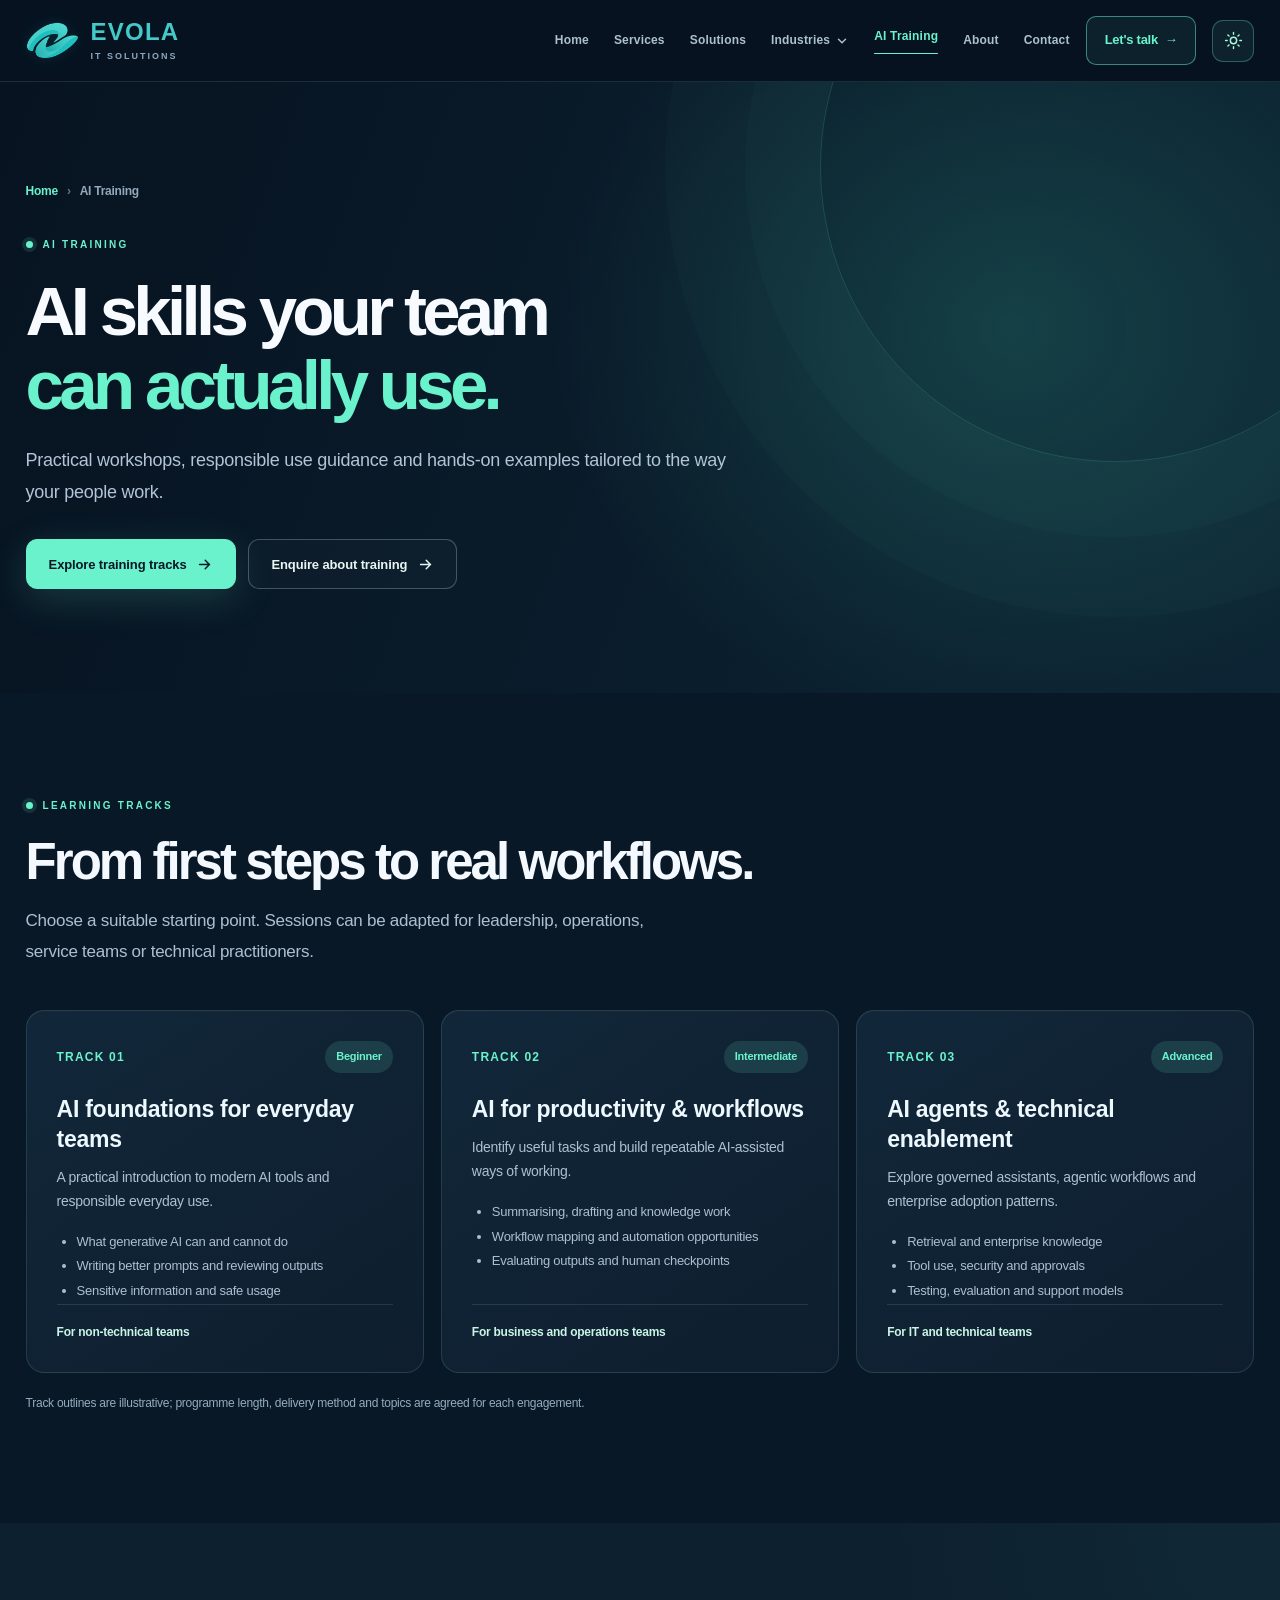
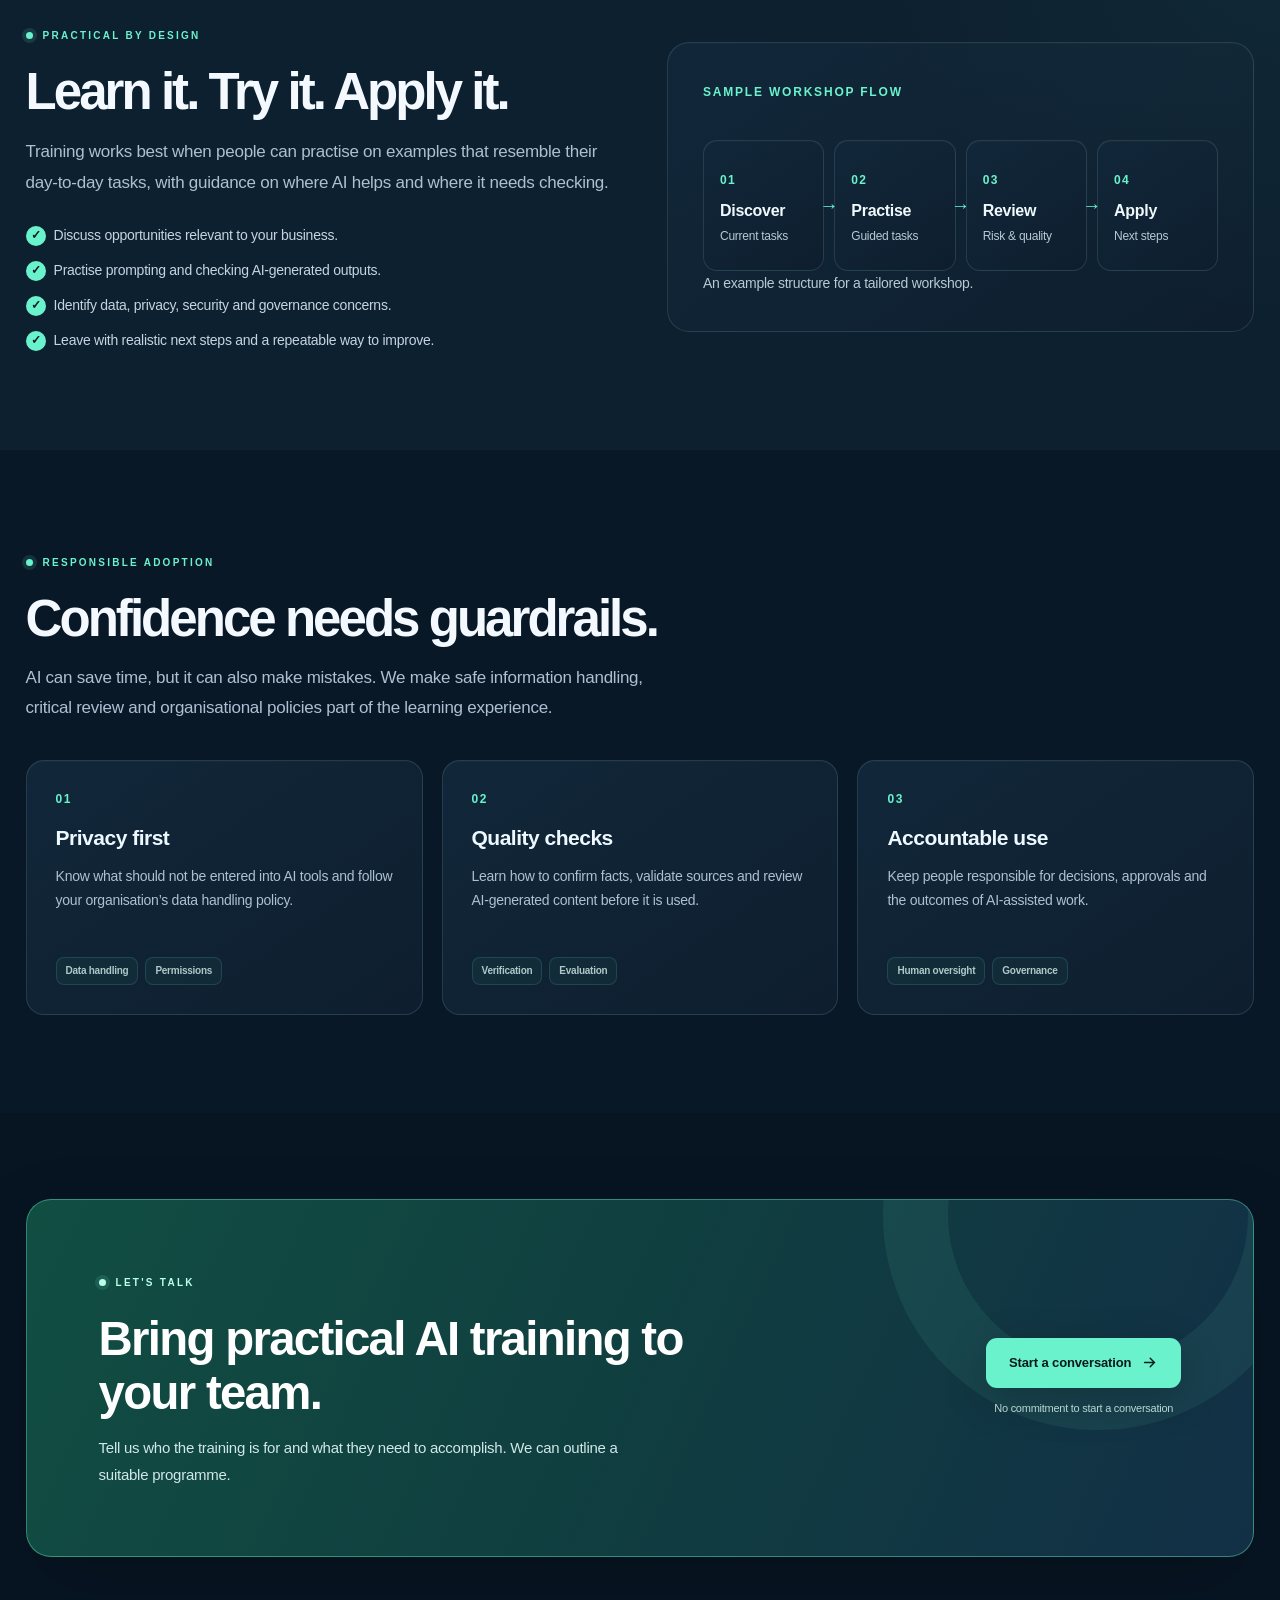
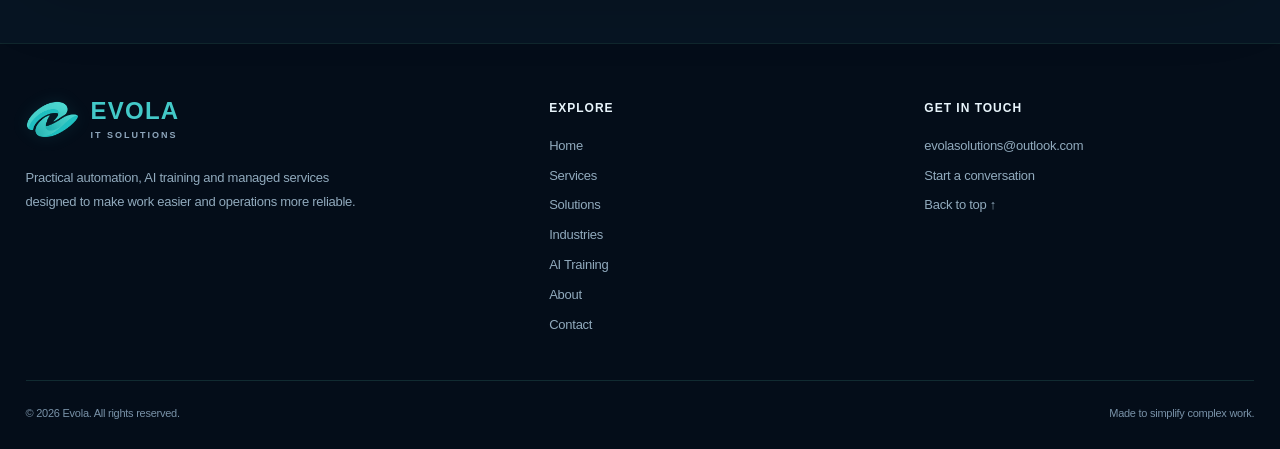
<file: ai-training.html>
<!DOCTYPE html><html lang="en"><head><script>
/* Read the saved theme before CSS paints to avoid a flash on navigation. */
(function () {
  var theme = 'dark';
  try { if (window.localStorage.getItem('evola-theme') === 'light') theme = 'light'; } catch (_) {}
  document.documentElement.setAttribute('data-theme', theme);
})();
</script>
<meta charset="UTF-8"><meta name="viewport" content="width=device-width, initial-scale=1.0">
<meta name="theme-color" content="#071523"><meta name="description" content="Practical AI training for teams covering foundations, productivity, responsible use, workflows and AI agents.">
<meta property="og:type" content="website"><meta property="og:site_name" content="Evola"><meta property="og:title" content="AI Training | Evola"><meta property="og:description" content="Practical AI training for teams covering foundations, productivity, responsible use, workflows and AI agents.">
<title>AI Training | Evola</title>
<link rel="icon" type="image/png" href="evola-symbol.png"/>
<link rel="stylesheet" href="styles.css"><link rel="stylesheet" href="premium.css"><link rel="stylesheet" href="theme.css"><link rel="stylesheet" href="usecases.css"><link rel="stylesheet" href="evola.css?v=2"/>
<link rel="stylesheet" href="industry-menu.css?v=3"/>
<link rel="stylesheet" href="experience.css?v=1"/>
<link rel="stylesheet" href="fullwidth.css?v=1"/>
</head><body><a class="skip-link" href="#main">Skip to content</a>
<header class="site-header" id="top"><div class="container nav-inner">
<a class="brand" href="index.html" aria-label="Evola home">
      <img class="evola-symbol" src="evola-symbol.png" alt="" width="385" height="273"/>
      <span><span class="brand-name">Evola</span><span class="brand-label">IT Solutions</span></span></a>
<nav class="nav-links" id="main-nav" aria-label="Main navigation"><a href="index.html">Home</a>
<a href="services.html">Services</a>
<a href="solutions.html">Solutions</a>
<div class="industry-dropdown">
<button type="button" class="industry-trigger" aria-expanded="false" aria-controls="industry-menu">Industries <svg viewBox="0 0 16 16" width="14" height="14" fill="none" stroke="currentColor" stroke-width="1.7" stroke-linecap="round" stroke-linejoin="round" aria-hidden="true"><path d="m4 6 4 4 4-4"/></svg></button>
<div class="industry-menu" id="industry-menu" hidden>
<span class="industry-menu-label">EXPLORE BY INDUSTRY</span>
<a href="use-cases.html?industry=finance#browse-usecases" data-industry-link="finance"><svg class="industry-icon" viewBox="0 0 24 24" fill="none" stroke="currentColor" stroke-width="1.6" stroke-linecap="round" stroke-linejoin="round" aria-hidden="true"><rect x="3" y="5" width="18" height="14" rx="2"/><path d="M3 10h18m-5 5h2"/></svg><span class="industry-item-text"><strong>Finance</strong><small>Invoices, approvals and reporting</small></span></a>
<a href="use-cases.html?industry=assets#browse-usecases" data-industry-link="assets"><svg class="industry-icon" viewBox="0 0 24 24" fill="none" stroke="currentColor" stroke-width="1.6" stroke-linecap="round" stroke-linejoin="round" aria-hidden="true"><path d="m12 3 9 5v9l-9 5-9-5V8l9-5Zm0 9 9-4M12 12 3 8m9 4v10"/></svg><span class="industry-item-text"><strong>Asset Management</strong><small>Equipment, inventory and maintenance</small></span></a>
<a href="use-cases.html?industry=retail#browse-usecases" data-industry-link="retail"><svg class="industry-icon" viewBox="0 0 24 24" fill="none" stroke="currentColor" stroke-width="1.6" stroke-linecap="round" stroke-linejoin="round" aria-hidden="true"><path d="M4 8h16l1 13H3L4 8Zm4 0V6a4 4 0 0 1 8 0v2"/></svg><span class="industry-item-text"><strong>Retail</strong><small>Stock, orders and customer enquiries</small></span></a>
<a href="use-cases.html?industry=councils#browse-usecases" data-industry-link="councils"><svg class="industry-icon" viewBox="0 0 24 24" fill="none" stroke="currentColor" stroke-width="1.6" stroke-linecap="round" stroke-linejoin="round" aria-hidden="true"><path d="m3 9 9-6 9 6H3Zm2 2v7m5-7v7m4-7v7m5-7v7M3 21h18"/></svg><span class="industry-item-text"><strong>Councils</strong><small>Resident requests and permits</small></span></a>
<a href="use-cases.html?industry=schools#browse-usecases" data-industry-link="schools"><svg class="industry-icon" viewBox="0 0 24 24" fill="none" stroke="currentColor" stroke-width="1.6" stroke-linecap="round" stroke-linejoin="round" aria-hidden="true"><path d="m2 9 10-5 10 5-10 5-10-5Zm4 2v6c4 3 8 3 12 0v-6m4-2v8"/></svg><span class="industry-item-text"><strong>Schools</strong><small>Enrolments and everyday administration</small></span></a>
<a href="use-cases.html?industry=tradies#browse-usecases" data-industry-link="tradies"><svg class="industry-icon" viewBox="0 0 24 24" fill="none" stroke="currentColor" stroke-width="1.6" stroke-linecap="round" stroke-linejoin="round" aria-hidden="true"><path d="M14 6a5 5 0 0 0-7 6L3 16a3 3 0 0 0 4 4l5-5a5 5 0 0 0 6-7l-4 4-3-3 3-3Z"/></svg><span class="industry-item-text"><strong>Tradies</strong><small>Quotes, scheduling and invoicing</small></span></a>
<a href="use-cases.html?industry=healthcare#browse-usecases" data-industry-link="healthcare"><svg class="industry-icon" viewBox="0 0 24 24" fill="none" stroke="currentColor" stroke-width="1.6" stroke-linecap="round" stroke-linejoin="round" aria-hidden="true"><path d="M20.8 8.5c0 4-8.8 10-8.8 10s-8.8-6-8.8-10a4.8 4.8 0 0 1 8.8-2.6 4.8 4.8 0 0 1 8.8 2.6Z"/><path d="M5 12h4l2-3 2 6 2-3h4"/></svg><span class="industry-item-text"><strong>Healthcare</strong><small>Appointments and non-clinical administration</small></span></a>
<a class="industry-all" href="use-cases.html#browse-usecases" data-industry-link="all">View all industries <span aria-hidden="true">&#8599;</span></a>
</div></div>
<a href="ai-training.html" aria-current="page">AI Training</a>
<a href="about.html">About</a>
<a href="contact.html">Contact</a></nav>
<a class="nav-cta" href="contact.html">Let's talk&nbsp; →</a>
<button class="theme-toggle" type="button" aria-label="Switch to light mode" title="Switch to light mode">
  <svg class="theme-sun" viewBox="0 0 24 24" fill="none" stroke="currentColor" stroke-width="1.8" stroke-linecap="round" stroke-linejoin="round" aria-hidden="true"><circle cx="12" cy="12" r="4"/><path d="M12 2v2m0 16v2M4.93 4.93l1.42 1.42m11.3 11.3 1.42 1.42M2 12h2m16 0h2M4.93 19.07l1.42-1.42m11.3-11.3 1.42-1.42"/></svg>
  <svg class="theme-moon" viewBox="0 0 24 24" fill="none" stroke="currentColor" stroke-width="1.8" stroke-linecap="round" stroke-linejoin="round" aria-hidden="true"><path d="M20.9 13A9 9 0 0 1 11 3.1a9 9 0 1 0 9.9 9.9Z"/></svg>
  <span class="theme-toggle-text">Light mode</span>
</button>
<button class="nav-toggle" type="button" aria-controls="main-nav" aria-expanded="false" aria-label="Open navigation menu"><svg viewBox="0 0 24 24" fill="none" stroke="currentColor" stroke-width="2" stroke-linecap="round"><path d="M4 7h16M4 12h16M4 17h16"/></svg></button>
</div></header><main id="main"><section class="page-hero"><div class="container"><div class="breadcrumb"><a href="index.html">Home</a><span>›</span>AI Training</div>
<span class="eyebrow">AI Training</span><h1>AI skills your team<br><span class="accent">can actually use.</span></h1><p>Practical workshops, responsible use guidance and hands-on examples tailored to the way your people work.</p><div class="hero-actions"><a class="btn btn-mint" href="ai-training.html#tracks">Explore training tracks <svg viewBox="0 0 24 24" fill="none" stroke="currentColor" stroke-width="2" stroke-linecap="round" aria-hidden="true"><path d="M5 12h14m-6-6 6 6-6 6"/></svg></a><a class="btn btn-outline" href="contact.html">Enquire about training <svg viewBox="0 0 24 24" fill="none" stroke="currentColor" stroke-width="2" stroke-linecap="round" aria-hidden="true"><path d="M5 12h14m-6-6 6 6-6 6"/></svg></a></div></div></section>
<section class="content-section" id="tracks"><div class="container"><span class="eyebrow">Learning tracks</span><h2 class="section-heading">From first steps to real workflows.</h2><p class="section-intro">Choose a suitable starting point. Sessions can be adapted for leadership, operations, service teams or technical practitioners.</p><div class="track-grid"><article class="track-card"><div class="topline"><span class="track-no">TRACK 01</span><span class="level">Beginner</span></div><h3>AI foundations for everyday teams</h3><p>A practical introduction to modern AI tools and responsible everyday use.</p><ul><li>What generative AI can and cannot do</li><li>Writing better prompts and reviewing outputs</li><li>Sensitive information and safe usage</li></ul><div class="card-bottom">For non-technical teams</div></article><article class="track-card"><div class="topline"><span class="track-no">TRACK 02</span><span class="level">Intermediate</span></div><h3>AI for productivity & workflows</h3><p>Identify useful tasks and build repeatable AI-assisted ways of working.</p><ul><li>Summarising, drafting and knowledge work</li><li>Workflow mapping and automation opportunities</li><li>Evaluating outputs and human checkpoints</li></ul><div class="card-bottom">For business and operations teams</div></article><article class="track-card"><div class="topline"><span class="track-no">TRACK 03</span><span class="level">Advanced</span></div><h3>AI agents & technical enablement</h3><p>Explore governed assistants, agentic workflows and enterprise adoption patterns.</p><ul><li>Retrieval and enterprise knowledge</li><li>Tool use, security and approvals</li><li>Testing, evaluation and support models</li></ul><div class="card-bottom">For IT and technical teams</div></article></div>
<p class="footnote">Track outlines are illustrative; programme length, delivery method and topics are agreed for each engagement.</p></div></section>
<section class="content-section alt"><div class="container panel-grid"><div><span class="eyebrow">Practical by design</span><h2 class="section-heading">Learn it. Try it. Apply it.</h2><p class="text-lead">Training works best when people can practise on examples that resemble their day-to-day tasks, with guidance on where AI helps and where it needs checking.</p>
<ul class="check-list"><li>Discuss opportunities relevant to your business.</li><li>Practise prompting and checking AI-generated outputs.</li><li>Identify data, privacy, security and governance concerns.</li><li>Leave with realistic next steps and a repeatable way to improve.</li></ul></div>
<div class="panel-box"><span class="section-kicker">Sample workshop flow</span>
<div class="flow-visual"><div class="flow-step"><span class="flow-no">01</span><h3>Discover</h3><p>Current tasks</p></div><div class="flow-step"><span class="flow-no">02</span><h3>Practise</h3><p>Guided tasks</p></div><div class="flow-step"><span class="flow-no">03</span><h3>Review</h3><p>Risk &amp; quality</p></div><div class="flow-step"><span class="flow-no">04</span><h3>Apply</h3><p>Next steps</p></div></div><p class="footnote">An example structure for a tailored workshop.</p></div></div></section>
<section class="content-section"><div class="container"><span class="eyebrow">Responsible adoption</span><h2 class="section-heading">Confidence needs guardrails.</h2><p class="section-intro">AI can save time, but it can also make mistakes. We make safe information handling, critical review and organisational policies part of the learning experience.</p>
<div class="detail-grid"><article class="detail-card"><span class="number">01</span><h3>Privacy first</h3><p>Know what should not be entered into AI tools and follow your organisation’s data handling policy.</p><div class="tags"><span>Data handling</span><span>Permissions</span></div></article><article class="detail-card"><span class="number">02</span><h3>Quality checks</h3><p>Learn how to confirm facts, validate sources and review AI-generated content before it is used.</p><div class="tags"><span>Verification</span><span>Evaluation</span></div></article><article class="detail-card"><span class="number">03</span><h3>Accountable use</h3><p>Keep people responsible for decisions, approvals and the outcomes of AI-assisted work.</p><div class="tags"><span>Human oversight</span><span>Governance</span></div></article></div></div></section><section class="contact-section"><div class="container"><div class="contact-card"><div><span class="eyebrow">Let's talk</span>
<h2>Bring practical AI training to your team.</h2><p>Tell us who the training is for and what they need to accomplish. We can outline a suitable programme.</p></div><div class="contact-action"><a class="btn" href="contact.html">Start a conversation <svg viewBox="0 0 24 24" fill="none" stroke="currentColor" stroke-width="2" stroke-linecap="round" aria-hidden="true"><path d="M5 12h14m-6-6 6 6-6 6"/></svg></a><span>No commitment to start a conversation</span></div></div></div></section></main><footer class="site-footer"><div class="container">
<div class="footer-grid"><div><a class="brand" href="index.html" aria-label="Evola home">
      <img class="evola-symbol" src="evola-symbol.png" alt="" width="385" height="273"/>
      <span><span class="brand-name">Evola</span><span class="brand-label">IT Solutions</span></span></a><p class="footer-description">Practical automation, AI training and managed services designed to make work easier and operations more reliable.</p></div>
<div><h3 class="footer-heading">Explore</h3><div class="footer-list"><a href="index.html">Home</a><a href="services.html">Services</a><a href="solutions.html">Solutions</a>
<a href="use-cases.html">Industries</a><a href="ai-training.html">AI Training</a><a href="about.html">About</a><a href="contact.html">Contact</a></div></div>
<div><h3 class="footer-heading">Get in touch</h3><div class="footer-list"><a href="mailto:evolasolutions@outlook.com">evolasolutions@outlook.com</a><a href="contact.html">Start a conversation</a><a href="#top">Back to top ↑</a></div></div></div>
<div class="footer-bottom"><span>© <span class="js-year">2026</span> Evola. All rights reserved.</span><span>Made to simplify complex work.</span></div>
</div></footer><script src="script.js?v=4" defer></script></body></html>
</file>
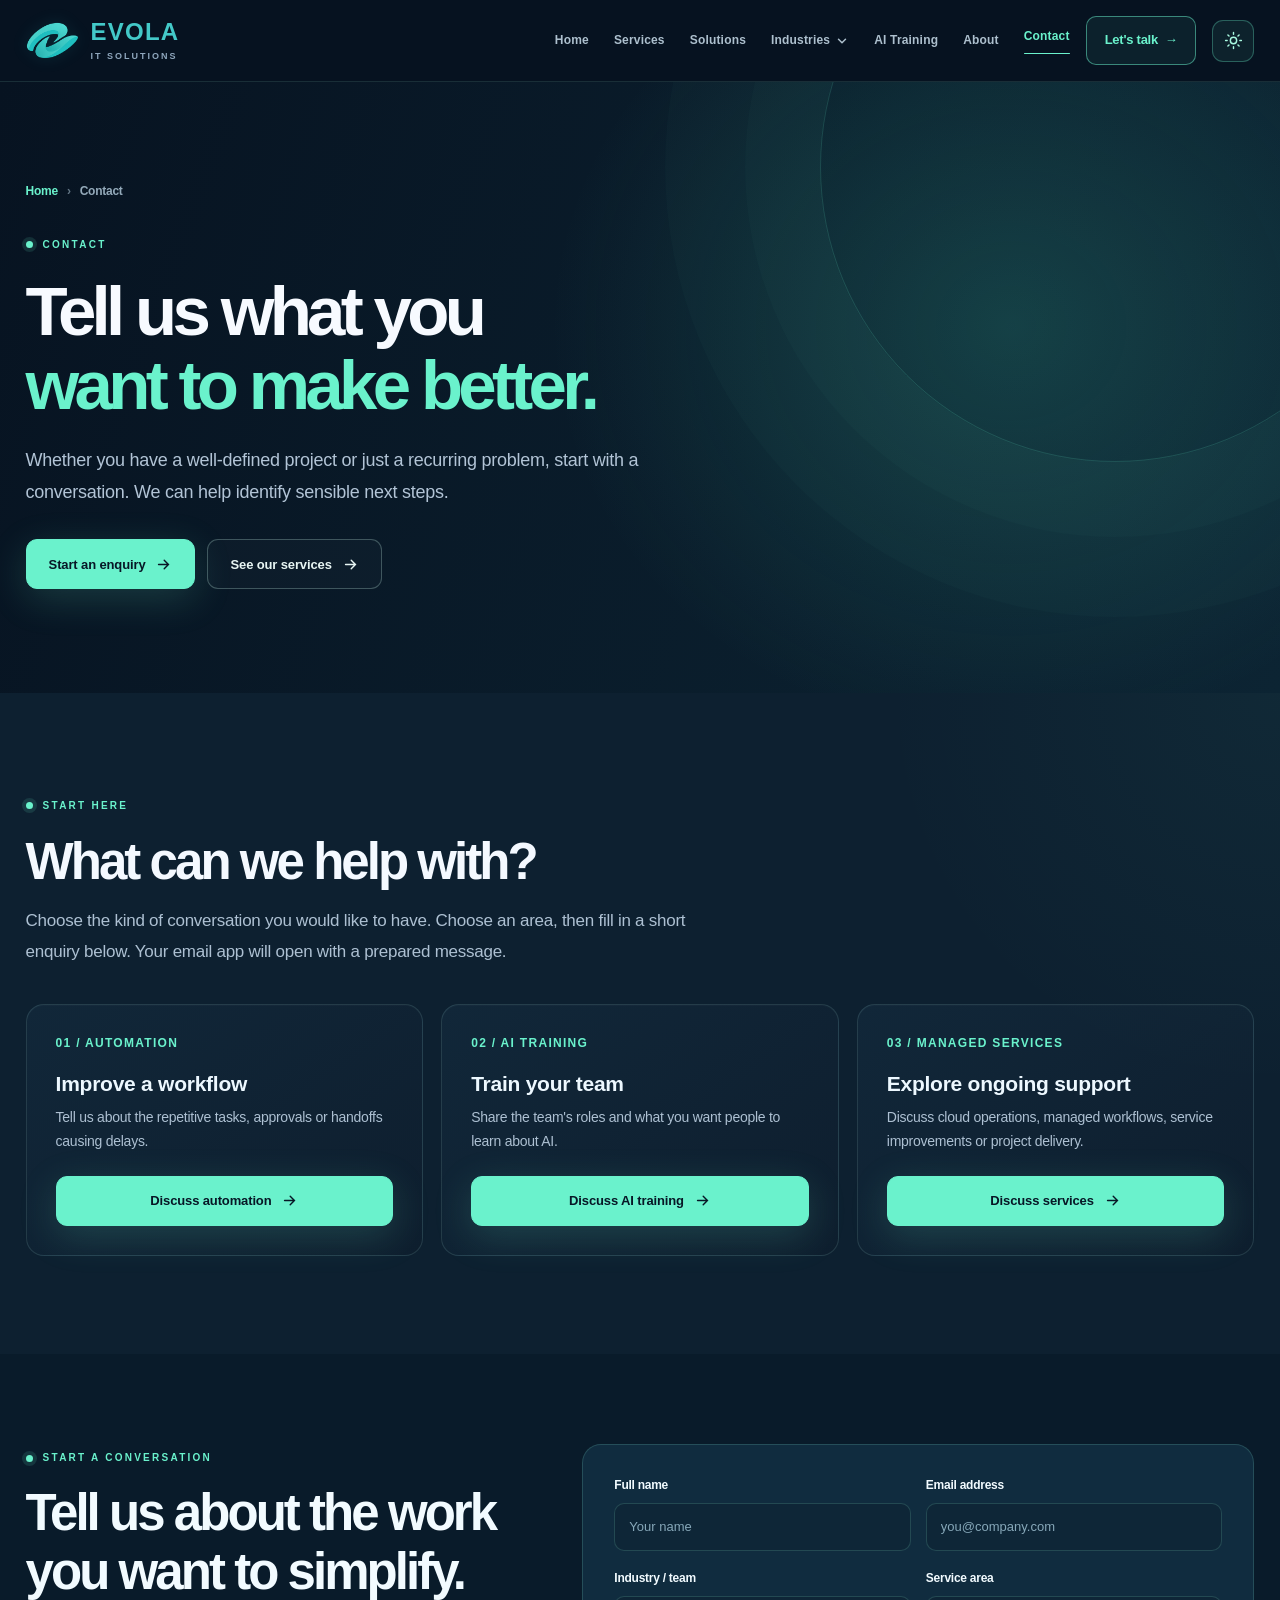
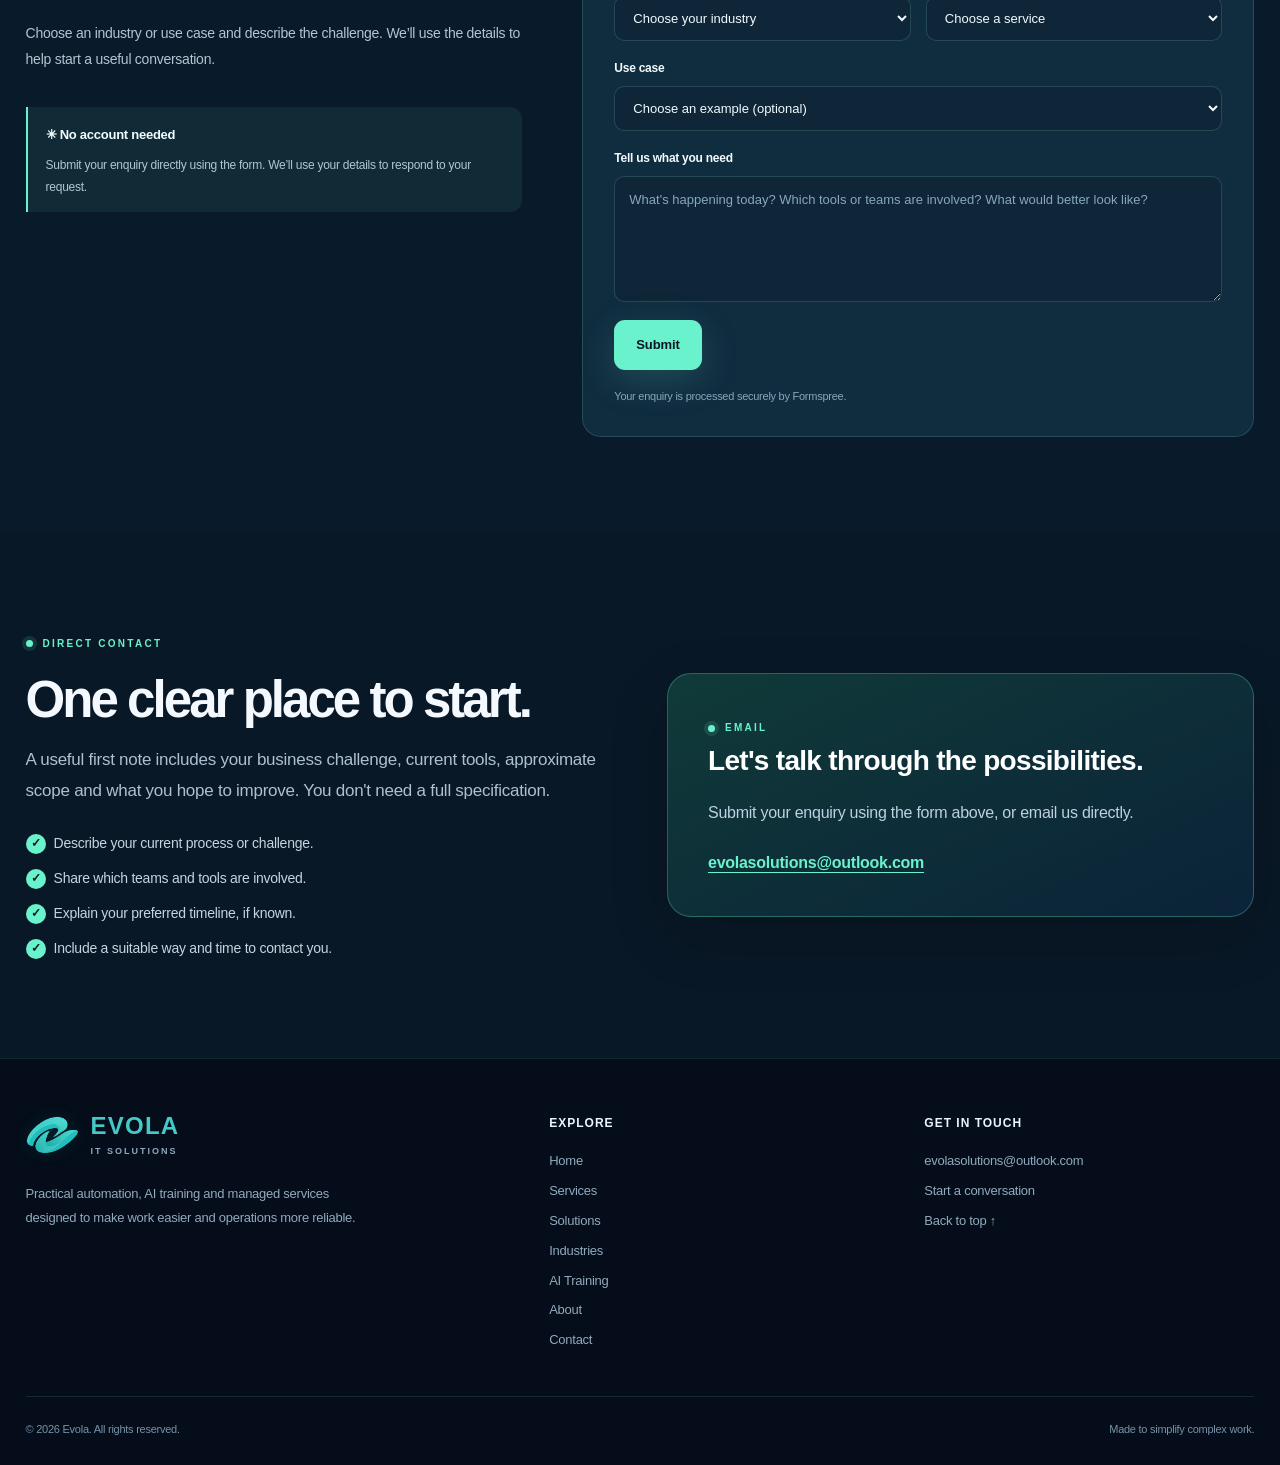
<file: contact.html>
<!DOCTYPE html><html lang="en"><head><script>
/* Read the saved theme before CSS paints to avoid a flash on navigation. */
(function () {
  var theme = 'dark';
  try { if (window.localStorage.getItem('evola-theme') === 'light') theme = 'light'; } catch (_) {}
  document.documentElement.setAttribute('data-theme', theme);
})();
</script>
<meta charset="UTF-8"><meta name="viewport" content="width=device-width, initial-scale=1.0">
<meta name="theme-color" content="#071523"><meta name="description" content="Get in touch about workflow automation, AI training, cloud operations, managed services and project delivery.">
<meta property="og:type" content="website"><meta property="og:site_name" content="Evola"><meta property="og:title" content="Contact | Evola"><meta property="og:description" content="Get in touch about workflow automation, AI training, cloud operations, managed services and project delivery.">
<title>Contact | Evola</title>
<link rel="icon" type="image/png" href="evola-symbol.png"/>
<link rel="stylesheet" href="styles.css"><link rel="stylesheet" href="premium.css"><link rel="stylesheet" href="theme.css"><link rel="stylesheet" href="usecases.css"><link rel="stylesheet" href="evola.css?v=2"/>
<link rel="stylesheet" href="industry-menu.css?v=3"/>
<link rel="stylesheet" href="experience.css?v=1"/>
<link rel="stylesheet" href="fullwidth.css?v=1"/>
</head><body><a class="skip-link" href="#main">Skip to content</a>
<header class="site-header" id="top"><div class="container nav-inner">
<a class="brand" href="index.html" aria-label="Evola home">
      <img class="evola-symbol" src="evola-symbol.png" alt="" width="385" height="273"/>
      <span><span class="brand-name">Evola</span><span class="brand-label">IT Solutions</span></span></a>
<nav class="nav-links" id="main-nav" aria-label="Main navigation"><a href="index.html">Home</a>
<a href="services.html">Services</a>
<a href="solutions.html">Solutions</a>
<div class="industry-dropdown">
<button type="button" class="industry-trigger" aria-expanded="false" aria-controls="industry-menu">Industries <svg viewBox="0 0 16 16" width="14" height="14" fill="none" stroke="currentColor" stroke-width="1.7" stroke-linecap="round" stroke-linejoin="round" aria-hidden="true"><path d="m4 6 4 4 4-4"/></svg></button>
<div class="industry-menu" id="industry-menu" hidden>
<span class="industry-menu-label">EXPLORE BY INDUSTRY</span>
<a href="use-cases.html?industry=finance#browse-usecases" data-industry-link="finance"><svg class="industry-icon" viewBox="0 0 24 24" fill="none" stroke="currentColor" stroke-width="1.6" stroke-linecap="round" stroke-linejoin="round" aria-hidden="true"><rect x="3" y="5" width="18" height="14" rx="2"/><path d="M3 10h18m-5 5h2"/></svg><span class="industry-item-text"><strong>Finance</strong><small>Invoices, approvals and reporting</small></span></a>
<a href="use-cases.html?industry=assets#browse-usecases" data-industry-link="assets"><svg class="industry-icon" viewBox="0 0 24 24" fill="none" stroke="currentColor" stroke-width="1.6" stroke-linecap="round" stroke-linejoin="round" aria-hidden="true"><path d="m12 3 9 5v9l-9 5-9-5V8l9-5Zm0 9 9-4M12 12 3 8m9 4v10"/></svg><span class="industry-item-text"><strong>Asset Management</strong><small>Equipment, inventory and maintenance</small></span></a>
<a href="use-cases.html?industry=retail#browse-usecases" data-industry-link="retail"><svg class="industry-icon" viewBox="0 0 24 24" fill="none" stroke="currentColor" stroke-width="1.6" stroke-linecap="round" stroke-linejoin="round" aria-hidden="true"><path d="M4 8h16l1 13H3L4 8Zm4 0V6a4 4 0 0 1 8 0v2"/></svg><span class="industry-item-text"><strong>Retail</strong><small>Stock, orders and customer enquiries</small></span></a>
<a href="use-cases.html?industry=councils#browse-usecases" data-industry-link="councils"><svg class="industry-icon" viewBox="0 0 24 24" fill="none" stroke="currentColor" stroke-width="1.6" stroke-linecap="round" stroke-linejoin="round" aria-hidden="true"><path d="m3 9 9-6 9 6H3Zm2 2v7m5-7v7m4-7v7m5-7v7M3 21h18"/></svg><span class="industry-item-text"><strong>Councils</strong><small>Resident requests and permits</small></span></a>
<a href="use-cases.html?industry=schools#browse-usecases" data-industry-link="schools"><svg class="industry-icon" viewBox="0 0 24 24" fill="none" stroke="currentColor" stroke-width="1.6" stroke-linecap="round" stroke-linejoin="round" aria-hidden="true"><path d="m2 9 10-5 10 5-10 5-10-5Zm4 2v6c4 3 8 3 12 0v-6m4-2v8"/></svg><span class="industry-item-text"><strong>Schools</strong><small>Enrolments and everyday administration</small></span></a>
<a href="use-cases.html?industry=tradies#browse-usecases" data-industry-link="tradies"><svg class="industry-icon" viewBox="0 0 24 24" fill="none" stroke="currentColor" stroke-width="1.6" stroke-linecap="round" stroke-linejoin="round" aria-hidden="true"><path d="M14 6a5 5 0 0 0-7 6L3 16a3 3 0 0 0 4 4l5-5a5 5 0 0 0 6-7l-4 4-3-3 3-3Z"/></svg><span class="industry-item-text"><strong>Tradies</strong><small>Quotes, scheduling and invoicing</small></span></a>
<a href="use-cases.html?industry=healthcare#browse-usecases" data-industry-link="healthcare"><svg class="industry-icon" viewBox="0 0 24 24" fill="none" stroke="currentColor" stroke-width="1.6" stroke-linecap="round" stroke-linejoin="round" aria-hidden="true"><path d="M20.8 8.5c0 4-8.8 10-8.8 10s-8.8-6-8.8-10a4.8 4.8 0 0 1 8.8-2.6 4.8 4.8 0 0 1 8.8 2.6Z"/><path d="M5 12h4l2-3 2 6 2-3h4"/></svg><span class="industry-item-text"><strong>Healthcare</strong><small>Appointments and non-clinical administration</small></span></a>
<a class="industry-all" href="use-cases.html#browse-usecases" data-industry-link="all">View all industries <span aria-hidden="true">&#8599;</span></a>
</div></div>
<a href="ai-training.html">AI Training</a>
<a href="about.html">About</a>
<a href="contact.html" aria-current="page">Contact</a></nav>
<a class="nav-cta" href="contact.html">Let's talk&nbsp; →</a>
<button class="theme-toggle" type="button" aria-label="Switch to light mode" title="Switch to light mode">
  <svg class="theme-sun" viewBox="0 0 24 24" fill="none" stroke="currentColor" stroke-width="1.8" stroke-linecap="round" stroke-linejoin="round" aria-hidden="true"><circle cx="12" cy="12" r="4"/><path d="M12 2v2m0 16v2M4.93 4.93l1.42 1.42m11.3 11.3 1.42 1.42M2 12h2m16 0h2M4.93 19.07l1.42-1.42m11.3-11.3 1.42-1.42"/></svg>
  <svg class="theme-moon" viewBox="0 0 24 24" fill="none" stroke="currentColor" stroke-width="1.8" stroke-linecap="round" stroke-linejoin="round" aria-hidden="true"><path d="M20.9 13A9 9 0 0 1 11 3.1a9 9 0 1 0 9.9 9.9Z"/></svg>
  <span class="theme-toggle-text">Light mode</span>
</button>
<button class="nav-toggle" type="button" aria-controls="main-nav" aria-expanded="false" aria-label="Open navigation menu"><svg viewBox="0 0 24 24" fill="none" stroke="currentColor" stroke-width="2" stroke-linecap="round"><path d="M4 7h16M4 12h16M4 17h16"/></svg></button>
</div></header><main id="main"><section class="page-hero"><div class="container"><div class="breadcrumb"><a href="index.html">Home</a><span>›</span>Contact</div>
<span class="eyebrow">Contact</span><h1>Tell us what you<br><span class="accent">want to make better.</span></h1><p>Whether you have a well-defined project or just a recurring problem, start with a conversation. We can help identify sensible next steps.</p><div class="hero-actions"><a class="btn btn-mint" href="#enquiry-form">Start an enquiry <svg viewBox="0 0 24 24" fill="none" stroke="currentColor" stroke-width="2" stroke-linecap="round" aria-hidden="true"><path d="M5 12h14m-6-6 6 6-6 6"/></svg></a><a class="btn btn-outline" href="services.html">See our services <svg viewBox="0 0 24 24" fill="none" stroke="currentColor" stroke-width="2" stroke-linecap="round" aria-hidden="true"><path d="M5 12h14m-6-6 6 6-6 6"/></svg></a></div></div></section>
<section class="content-section alt"><div class="container"><span class="eyebrow">Start here</span><h2 class="section-heading">What can we help with?</h2><p class="section-intro">Choose the kind of conversation you would like to have. Choose an area, then fill in a short enquiry below. Your email app will open with a prepared message.</p>
<div class="contact-options">
<article class="contact-option"><span class="number">01 / AUTOMATION</span><h3>Improve a workflow</h3><p>Tell us about the repetitive tasks, approvals or handoffs causing delays.</p><a class="btn btn-blue" href="contact.html?service=automation#enquiry-form">Discuss automation <svg viewBox="0 0 24 24" fill="none" stroke="currentColor" stroke-width="2" stroke-linecap="round" aria-hidden="true"><path d="M5 12h14m-6-6 6 6-6 6"/></svg></a></article>
<article class="contact-option"><span class="number">02 / AI TRAINING</span><h3>Train your team</h3><p>Share the team's roles and what you want people to learn about AI.</p><a class="btn btn-blue" href="contact.html?service=training#enquiry-form">Discuss AI training <svg viewBox="0 0 24 24" fill="none" stroke="currentColor" stroke-width="2" stroke-linecap="round" aria-hidden="true"><path d="M5 12h14m-6-6 6 6-6 6"/></svg></a></article>
<article class="contact-option"><span class="number">03 / MANAGED SERVICES</span><h3>Explore ongoing support</h3><p>Discuss cloud operations, managed workflows, service improvements or project delivery.</p><a class="btn btn-blue" href="contact.html?service=managed#enquiry-form">Discuss services <svg viewBox="0 0 24 24" fill="none" stroke="currentColor" stroke-width="2" stroke-linecap="round" aria-hidden="true"><path d="M5 12h14m-6-6 6 6-6 6"/></svg></a></article>
</div></div></section>
<section class="uc-contact-section" id="enquiry-form" aria-labelledby="uc-enquiry-title"><div class="container uc-contact-layout">
<div class="uc-contact-intro"><span class="eyebrow">START A CONVERSATION</span><h2 class="section-heading" id="uc-enquiry-title">Tell us about the work you want to simplify.</h2><p>Choose an industry or use case and describe the challenge. We’ll use the details to help start a useful conversation.</p><div class="uc-contact-tip"><strong>✳ No account needed</strong><p>Submit your enquiry directly using the form. We’ll use your details to respond to your request.</p></div></div>
<div class="uc-form-panel"><form id="uc-enquiry-form" action="https://formspree.io/f/mljbakod" method="POST">
  <div class="uc-form-grid"><label>Full name <input name="name" type="text" autocomplete="name" maxlength="120" required placeholder="Your name"></label><label>Email address <input name="email" type="email" autocomplete="email" maxlength="180" required placeholder="you@company.com"></label></div>
  <div class="uc-form-grid"><label>Industry / team <select name="industry" id="enquiry-industry"><option value="">Choose your industry</option><option value="finance">Finance teams</option><option value="assets">Asset management</option><option value="retail">Retail</option><option value="councils">Local councils</option><option value="schools">Schools</option><option value="tradies">Trades &amp; field services</option><option value="healthcare">Healthcare operations</option><option value="other">Other / not sure</option></select></label><label>Service area <select name="service" id="enquiry-service"><option value="">Choose a service</option><option value="automation">Workflow automation</option><option value="ai-agents">AI assistants &amp; agents</option><option value="training">AI training</option><option value="managed">Managed services</option><option value="projects">Projects &amp; process improvements</option><option value="other">Not sure yet</option></select></label></div>
  <label>Use case <select name="use_case" id="enquiry-use-case"><option value="">Choose an example (optional)</option><optgroup label="Finance teams"><option value="invoice-processing" data-industry="finance">Invoice processing &amp; approvals</option><option value="accounts-receivable" data-industry="finance">Accounts receivable follow-ups</option><option value="month-end-reporting" data-industry="finance">Month-end reporting</option></optgroup><optgroup label="Asset management"><option value="asset-lifecycle" data-industry="assets">Asset lifecycle &amp; warranty tracking</option><option value="preventive-maintenance" data-industry="assets">Preventive maintenance scheduling</option><option value="inventory-reconciliation" data-industry="assets">Inventory reconciliation</option></optgroup><optgroup label="Retail"><option value="retail-replenishment" data-industry="retail">Low-stock &amp; replenishment alerts</option><option value="retail-enquiries" data-industry="retail">Customer enquiry assistant</option><option value="retail-performance" data-industry="retail">Daily store performance digest</option></optgroup><optgroup label="Local councils"><option value="resident-request-triage" data-industry="councils">Resident request triage</option><option value="permit-processing" data-industry="councils">Permit application completeness checks</option><option value="council-maintenance" data-industry="councils">Waste &amp; facilities requests</option></optgroup><optgroup label="Schools"><option value="school-enrolment" data-industry="schools">Enrolment administration</option><option value="parent-communications" data-industry="schools">School knowledge assistant</option><option value="school-it" data-industry="schools">Device allocation &amp; IT requests</option></optgroup><optgroup label="Trades &amp; field services"><option value="tradie-quote" data-industry="tradies">Enquiry-to-quote workflow</option><option value="tradie-scheduling" data-industry="tradies">Job scheduling &amp; reminders</option><option value="tradie-invoicing" data-industry="tradies">Job completion to invoice</option></optgroup><optgroup label="Healthcare operations"><option value="healthcare-appointments" data-industry="healthcare">Appointment administration</option><option value="healthcare-referrals" data-industry="healthcare">Referral administration</option><option value="healthcare-stock" data-industry="healthcare">Equipment &amp; consumables tracking</option></optgroup><option value="other">Something else</option></select></label>
  <label>Tell us what you need <textarea name="message" rows="5" maxlength="3000" required placeholder="What's happening today? Which tools or teams are involved? What would better look like?"></textarea></label>
  <div class="uc-form-actions"><button class="btn btn-mint" type="submit">Submit</button></div>
  <p class="uc-form-notice" id="uc-form-feedback" aria-live="polite">Your enquiry is processed securely by Formspree.</p>
</form></div></div></section><section class="content-section"><div class="container panel-grid"><div><span class="eyebrow">Direct contact</span><h2 class="section-heading">One clear place to start.</h2><p class="text-lead">A useful first note includes your business challenge, current tools, approximate scope and what you hope to improve. You don't need a full specification.</p>
<ul class="check-list"><li>Describe your current process or challenge.</li><li>Share which teams and tools are involved.</li><li>Explain your preferred timeline, if known.</li><li>Include a suitable way and time to contact you.</li></ul></div>
<div class="contact-details"><span class="eyebrow">Email</span><h3>Let's talk through the possibilities.</h3><p>Submit your enquiry using the form above, or email us directly.</p>
<a class="email" href="mailto:evolasolutions@outlook.com">evolasolutions@outlook.com</a></div></div>
</div></section></main><footer class="site-footer"><div class="container">
<div class="footer-grid"><div><a class="brand" href="index.html" aria-label="Evola home">
      <img class="evola-symbol" src="evola-symbol.png" alt="" width="385" height="273"/>
      <span><span class="brand-name">Evola</span><span class="brand-label">IT Solutions</span></span></a><p class="footer-description">Practical automation, AI training and managed services designed to make work easier and operations more reliable.</p></div>
<div><h3 class="footer-heading">Explore</h3><div class="footer-list"><a href="index.html">Home</a><a href="services.html">Services</a><a href="solutions.html">Solutions</a>
<a href="use-cases.html">Industries</a><a href="ai-training.html">AI Training</a><a href="about.html">About</a><a href="contact.html">Contact</a></div></div>
<div><h3 class="footer-heading">Get in touch</h3><div class="footer-list"><a href="mailto:evolasolutions@outlook.com">evolasolutions@outlook.com</a><a href="contact.html">Start a conversation</a><a href="#top">Back to top ↑</a></div></div></div>
<div class="footer-bottom"><span>© <span class="js-year">2026</span> Evola. All rights reserved.</span><span>Made to simplify complex work.</span></div>
</div></footer><script src="script.js?v=4" defer></script><script src="usecases.js?v=3" defer></script></body></html>
</file>
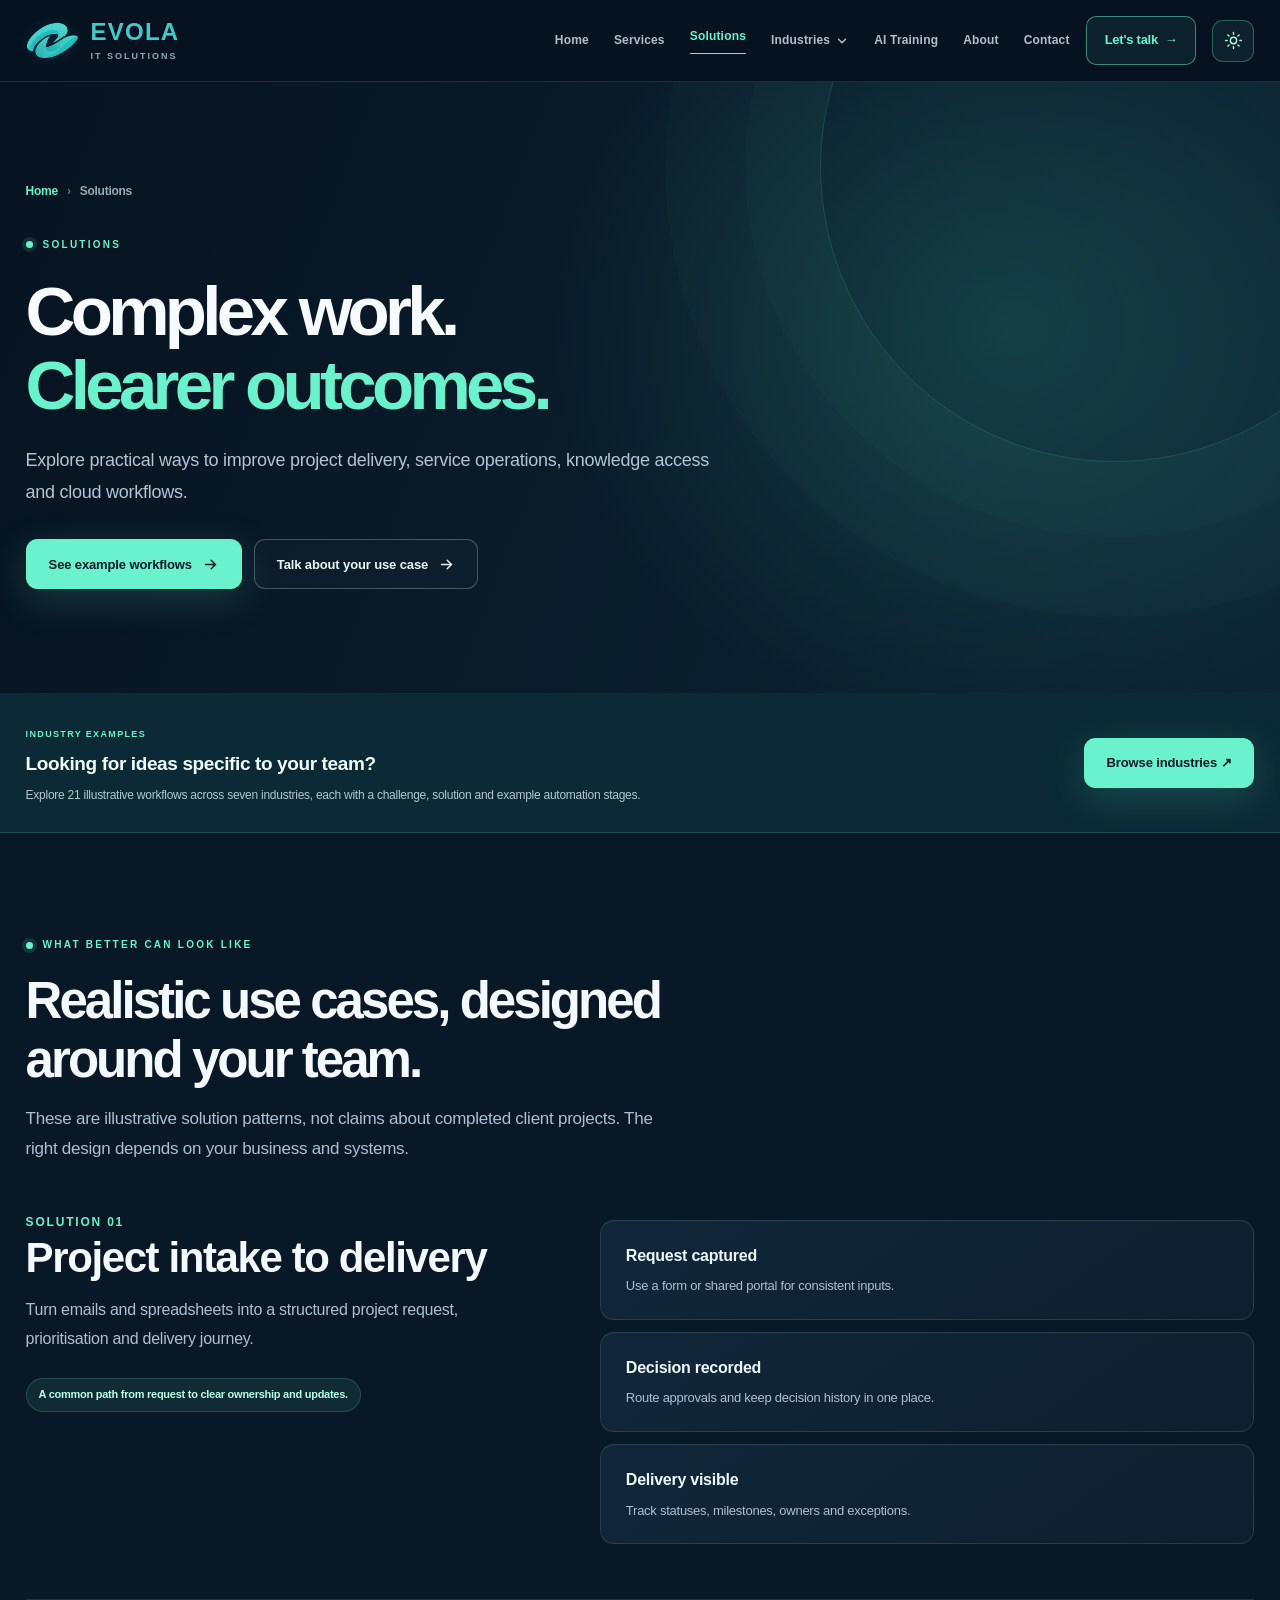
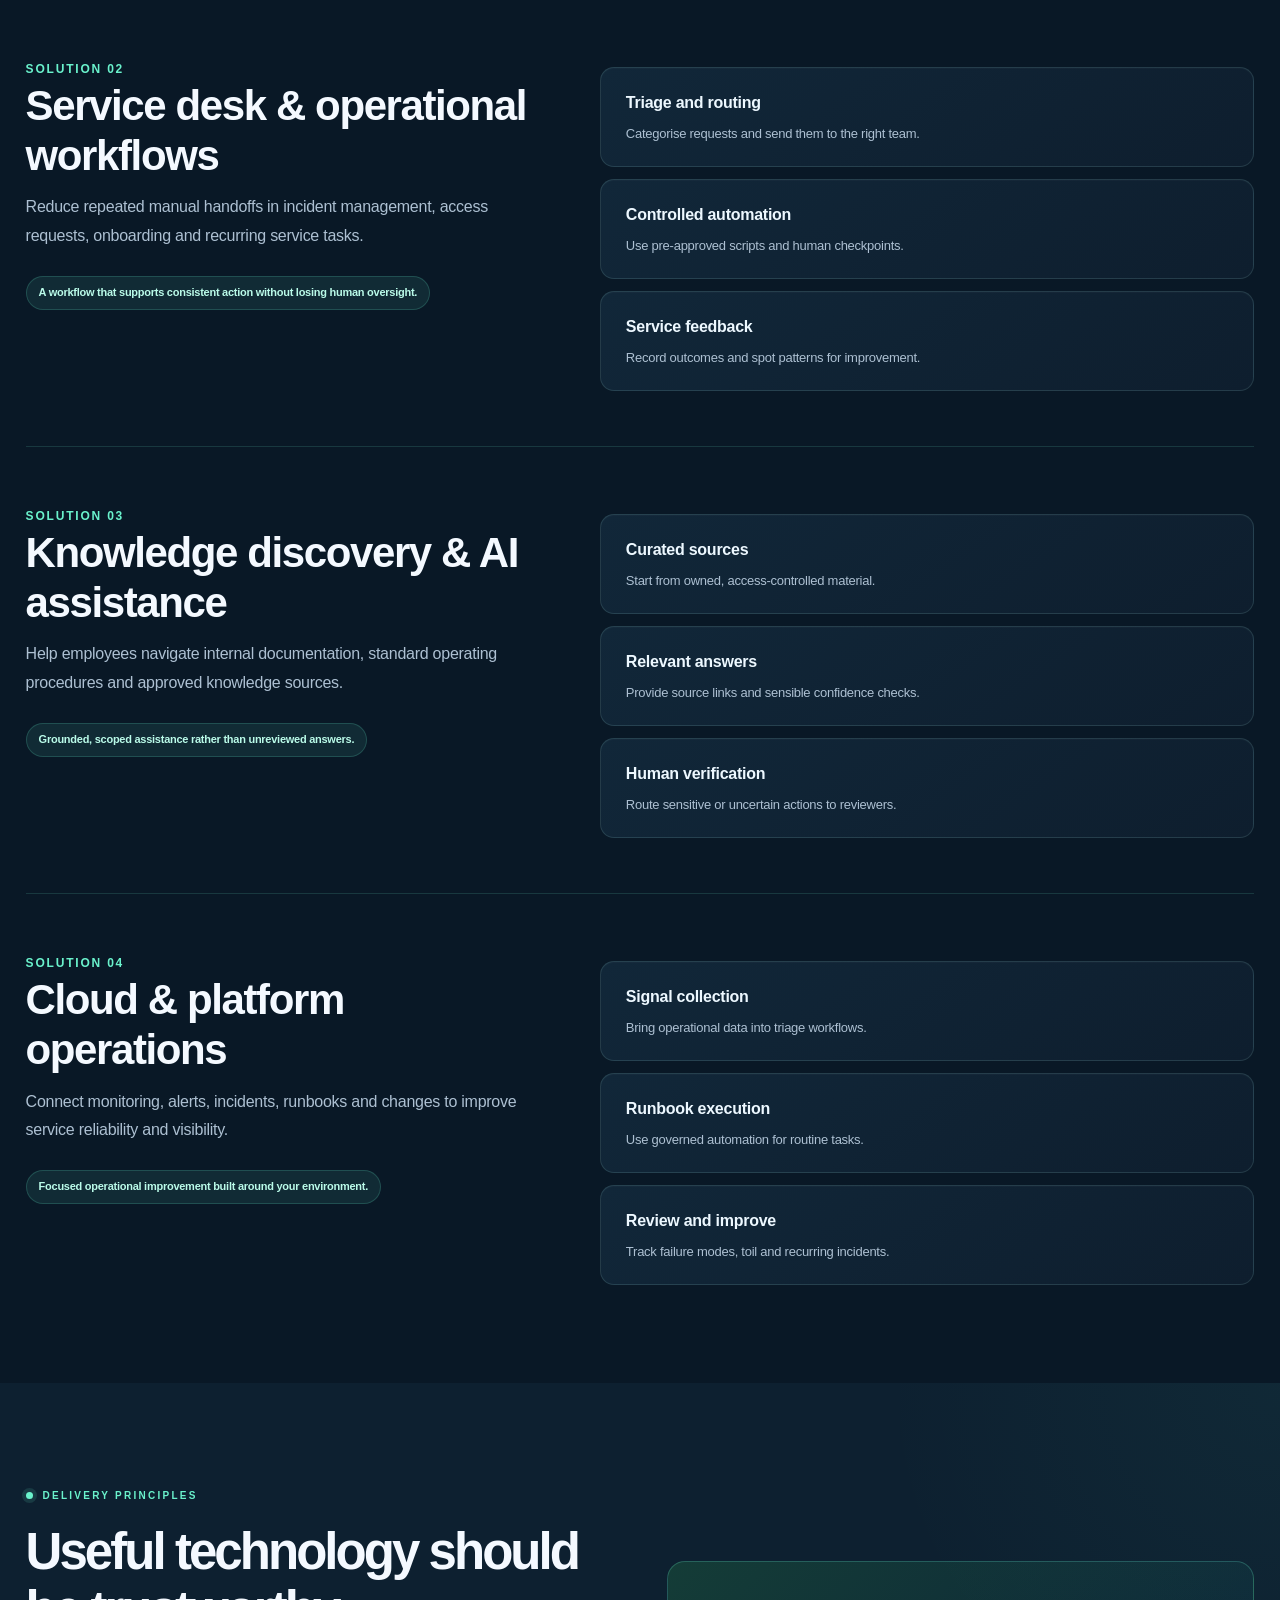
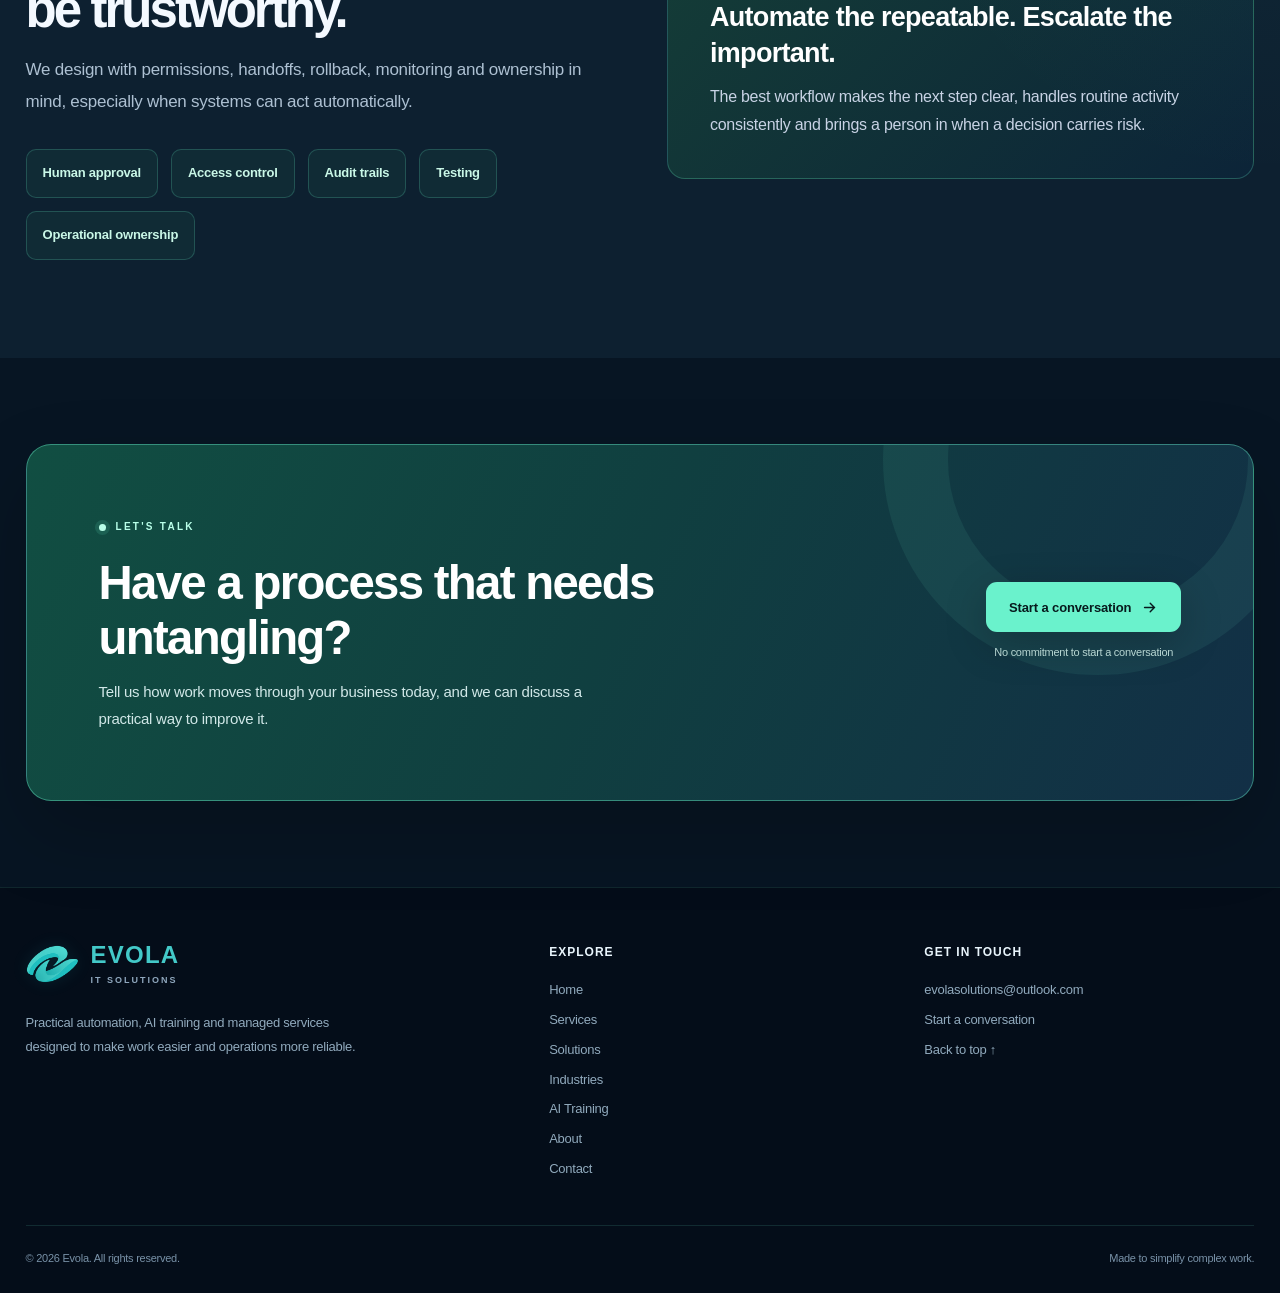
<file: solutions.html>
<!DOCTYPE html><html lang="en"><head><script>
/* Read the saved theme before CSS paints to avoid a flash on navigation. */
(function () {
  var theme = 'dark';
  try { if (window.localStorage.getItem('evola-theme') === 'light') theme = 'light'; } catch (_) {}
  document.documentElement.setAttribute('data-theme', theme);
})();
</script>
<meta charset="UTF-8"><meta name="viewport" content="width=device-width, initial-scale=1.0">
<meta name="theme-color" content="#071523"><meta name="description" content="Illustrative solutions for project intake, IT service operations, knowledge assistants and cloud workflows.">
<meta property="og:type" content="website"><meta property="og:site_name" content="Evola"><meta property="og:title" content="Solutions | Evola"><meta property="og:description" content="Illustrative solutions for project intake, IT service operations, knowledge assistants and cloud workflows.">
<title>Solutions | Evola</title>
<link rel="icon" type="image/png" href="evola-symbol.png"/>
<link rel="stylesheet" href="styles.css"><link rel="stylesheet" href="premium.css"><link rel="stylesheet" href="theme.css"><link rel="stylesheet" href="usecases.css"><link rel="stylesheet" href="evola.css?v=2"/>
<link rel="stylesheet" href="industry-menu.css?v=3"/>
<link rel="stylesheet" href="experience.css?v=1"/>
<link rel="stylesheet" href="fullwidth.css?v=1"/>
</head><body><a class="skip-link" href="#main">Skip to content</a>
<header class="site-header" id="top"><div class="container nav-inner">
<a class="brand" href="index.html" aria-label="Evola home">
      <img class="evola-symbol" src="evola-symbol.png" alt="" width="385" height="273"/>
      <span><span class="brand-name">Evola</span><span class="brand-label">IT Solutions</span></span></a>
<nav class="nav-links" id="main-nav" aria-label="Main navigation"><a href="index.html">Home</a>
<a href="services.html">Services</a>
<a href="solutions.html" aria-current="page">Solutions</a>
<div class="industry-dropdown">
<button type="button" class="industry-trigger" aria-expanded="false" aria-controls="industry-menu">Industries <svg viewBox="0 0 16 16" width="14" height="14" fill="none" stroke="currentColor" stroke-width="1.7" stroke-linecap="round" stroke-linejoin="round" aria-hidden="true"><path d="m4 6 4 4 4-4"/></svg></button>
<div class="industry-menu" id="industry-menu" hidden>
<span class="industry-menu-label">EXPLORE BY INDUSTRY</span>
<a href="use-cases.html?industry=finance#browse-usecases" data-industry-link="finance"><svg class="industry-icon" viewBox="0 0 24 24" fill="none" stroke="currentColor" stroke-width="1.6" stroke-linecap="round" stroke-linejoin="round" aria-hidden="true"><rect x="3" y="5" width="18" height="14" rx="2"/><path d="M3 10h18m-5 5h2"/></svg><span class="industry-item-text"><strong>Finance</strong><small>Invoices, approvals and reporting</small></span></a>
<a href="use-cases.html?industry=assets#browse-usecases" data-industry-link="assets"><svg class="industry-icon" viewBox="0 0 24 24" fill="none" stroke="currentColor" stroke-width="1.6" stroke-linecap="round" stroke-linejoin="round" aria-hidden="true"><path d="m12 3 9 5v9l-9 5-9-5V8l9-5Zm0 9 9-4M12 12 3 8m9 4v10"/></svg><span class="industry-item-text"><strong>Asset Management</strong><small>Equipment, inventory and maintenance</small></span></a>
<a href="use-cases.html?industry=retail#browse-usecases" data-industry-link="retail"><svg class="industry-icon" viewBox="0 0 24 24" fill="none" stroke="currentColor" stroke-width="1.6" stroke-linecap="round" stroke-linejoin="round" aria-hidden="true"><path d="M4 8h16l1 13H3L4 8Zm4 0V6a4 4 0 0 1 8 0v2"/></svg><span class="industry-item-text"><strong>Retail</strong><small>Stock, orders and customer enquiries</small></span></a>
<a href="use-cases.html?industry=councils#browse-usecases" data-industry-link="councils"><svg class="industry-icon" viewBox="0 0 24 24" fill="none" stroke="currentColor" stroke-width="1.6" stroke-linecap="round" stroke-linejoin="round" aria-hidden="true"><path d="m3 9 9-6 9 6H3Zm2 2v7m5-7v7m4-7v7m5-7v7M3 21h18"/></svg><span class="industry-item-text"><strong>Councils</strong><small>Resident requests and permits</small></span></a>
<a href="use-cases.html?industry=schools#browse-usecases" data-industry-link="schools"><svg class="industry-icon" viewBox="0 0 24 24" fill="none" stroke="currentColor" stroke-width="1.6" stroke-linecap="round" stroke-linejoin="round" aria-hidden="true"><path d="m2 9 10-5 10 5-10 5-10-5Zm4 2v6c4 3 8 3 12 0v-6m4-2v8"/></svg><span class="industry-item-text"><strong>Schools</strong><small>Enrolments and everyday administration</small></span></a>
<a href="use-cases.html?industry=tradies#browse-usecases" data-industry-link="tradies"><svg class="industry-icon" viewBox="0 0 24 24" fill="none" stroke="currentColor" stroke-width="1.6" stroke-linecap="round" stroke-linejoin="round" aria-hidden="true"><path d="M14 6a5 5 0 0 0-7 6L3 16a3 3 0 0 0 4 4l5-5a5 5 0 0 0 6-7l-4 4-3-3 3-3Z"/></svg><span class="industry-item-text"><strong>Tradies</strong><small>Quotes, scheduling and invoicing</small></span></a>
<a href="use-cases.html?industry=healthcare#browse-usecases" data-industry-link="healthcare"><svg class="industry-icon" viewBox="0 0 24 24" fill="none" stroke="currentColor" stroke-width="1.6" stroke-linecap="round" stroke-linejoin="round" aria-hidden="true"><path d="M20.8 8.5c0 4-8.8 10-8.8 10s-8.8-6-8.8-10a4.8 4.8 0 0 1 8.8-2.6 4.8 4.8 0 0 1 8.8 2.6Z"/><path d="M5 12h4l2-3 2 6 2-3h4"/></svg><span class="industry-item-text"><strong>Healthcare</strong><small>Appointments and non-clinical administration</small></span></a>
<a class="industry-all" href="use-cases.html#browse-usecases" data-industry-link="all">View all industries <span aria-hidden="true">&#8599;</span></a>
</div></div>
<a href="ai-training.html">AI Training</a>
<a href="about.html">About</a>
<a href="contact.html">Contact</a></nav>
<a class="nav-cta" href="contact.html">Let's talk&nbsp; →</a>
<button class="theme-toggle" type="button" aria-label="Switch to light mode" title="Switch to light mode">
  <svg class="theme-sun" viewBox="0 0 24 24" fill="none" stroke="currentColor" stroke-width="1.8" stroke-linecap="round" stroke-linejoin="round" aria-hidden="true"><circle cx="12" cy="12" r="4"/><path d="M12 2v2m0 16v2M4.93 4.93l1.42 1.42m11.3 11.3 1.42 1.42M2 12h2m16 0h2M4.93 19.07l1.42-1.42m11.3-11.3 1.42-1.42"/></svg>
  <svg class="theme-moon" viewBox="0 0 24 24" fill="none" stroke="currentColor" stroke-width="1.8" stroke-linecap="round" stroke-linejoin="round" aria-hidden="true"><path d="M20.9 13A9 9 0 0 1 11 3.1a9 9 0 1 0 9.9 9.9Z"/></svg>
  <span class="theme-toggle-text">Light mode</span>
</button>
<button class="nav-toggle" type="button" aria-controls="main-nav" aria-expanded="false" aria-label="Open navigation menu"><svg viewBox="0 0 24 24" fill="none" stroke="currentColor" stroke-width="2" stroke-linecap="round"><path d="M4 7h16M4 12h16M4 17h16"/></svg></button>
</div></header><main id="main"><section class="page-hero"><div class="container"><div class="breadcrumb"><a href="index.html">Home</a><span>›</span>Solutions</div>
<span class="eyebrow">Solutions</span><h1>Complex work.<br><span class="accent">Clearer outcomes.</span></h1><p>Explore practical ways to improve project delivery, service operations, knowledge access and cloud workflows.</p><div class="hero-actions"><a class="btn btn-mint" href="solutions.html#workflows">See example workflows <svg viewBox="0 0 24 24" fill="none" stroke="currentColor" stroke-width="2" stroke-linecap="round" aria-hidden="true"><path d="M5 12h14m-6-6 6 6-6 6"/></svg></a><a class="btn btn-outline" href="contact.html">Talk about your use case <svg viewBox="0 0 24 24" fill="none" stroke="currentColor" stroke-width="2" stroke-linecap="round" aria-hidden="true"><path d="M5 12h14m-6-6 6 6-6 6"/></svg></a></div></div></section>
<section class="uc-bridge"><div class="container uc-bridge-inner"><div><span class="uc-mini-label">INDUSTRY EXAMPLES</span><h2>Looking for ideas specific to your team?</h2><p>Explore 21 illustrative workflows across seven industries, each with a challenge, solution and example automation stages.</p></div><a class="btn btn-mint" href="use-cases.html">Browse industries ↗</a></div></section><section class="content-section" id="workflows"><div class="container"><span class="eyebrow">What better can look like</span><h2 class="section-heading">Realistic use cases, designed around your team.</h2><p class="section-intro">These are illustrative solution patterns, not claims about completed client projects. The right design depends on your business and systems.</p><div style="margin-top:43px"><article class="split-article"><div><span class="section-kicker">Solution 01</span><h2>Project intake to delivery</h2><p>Turn emails and spreadsheets into a structured project request, prioritisation and delivery journey.</p><div class="pill-row"><span class="pill">A common path from request to clear ownership and updates.</span></div></div><div><div class="bullet-card"><h3>Request captured</h3><p>Use a form or shared portal for consistent inputs.</p></div><div class="bullet-card"><h3>Decision recorded</h3><p>Route approvals and keep decision history in one place.</p></div><div class="bullet-card"><h3>Delivery visible</h3><p>Track statuses, milestones, owners and exceptions.</p></div></div></article><article class="split-article"><div><span class="section-kicker">Solution 02</span><h2>Service desk & operational workflows</h2><p>Reduce repeated manual handoffs in incident management, access requests, onboarding and recurring service tasks.</p><div class="pill-row"><span class="pill">A workflow that supports consistent action without losing human oversight.</span></div></div><div><div class="bullet-card"><h3>Triage and routing</h3><p>Categorise requests and send them to the right team.</p></div><div class="bullet-card"><h3>Controlled automation</h3><p>Use pre-approved scripts and human checkpoints.</p></div><div class="bullet-card"><h3>Service feedback</h3><p>Record outcomes and spot patterns for improvement.</p></div></div></article><article class="split-article"><div><span class="section-kicker">Solution 03</span><h2>Knowledge discovery & AI assistance</h2><p>Help employees navigate internal documentation, standard operating procedures and approved knowledge sources.</p><div class="pill-row"><span class="pill">Grounded, scoped assistance rather than unreviewed answers.</span></div></div><div><div class="bullet-card"><h3>Curated sources</h3><p>Start from owned, access-controlled material.</p></div><div class="bullet-card"><h3>Relevant answers</h3><p>Provide source links and sensible confidence checks.</p></div><div class="bullet-card"><h3>Human verification</h3><p>Route sensitive or uncertain actions to reviewers.</p></div></div></article><article class="split-article"><div><span class="section-kicker">Solution 04</span><h2>Cloud & platform operations</h2><p>Connect monitoring, alerts, incidents, runbooks and changes to improve service reliability and visibility.</p><div class="pill-row"><span class="pill">Focused operational improvement built around your environment.</span></div></div><div><div class="bullet-card"><h3>Signal collection</h3><p>Bring operational data into triage workflows.</p></div><div class="bullet-card"><h3>Runbook execution</h3><p>Use governed automation for routine tasks.</p></div><div class="bullet-card"><h3>Review and improve</h3><p>Track failure modes, toil and recurring incidents.</p></div></div></article></div></div></section>
<section class="content-section alt"><div class="container panel-grid"><div><span class="eyebrow">Delivery principles</span><h2 class="section-heading">Useful technology should be trustworthy.</h2>
<p class="text-lead">We design with permissions, handoffs, rollback, monitoring and ownership in mind, especially when systems can act automatically.</p>
<div class="feature-strip"><span>Human approval</span><span>Access control</span><span>Audit trails</span><span>Testing</span><span>Operational ownership</span></div></div><div class="quote-card"><h3>Automate the repeatable. Escalate the important.</h3><p>The best workflow makes the next step clear, handles routine activity consistently and brings a person in when a decision carries risk.</p></div></div></section><section class="contact-section"><div class="container"><div class="contact-card"><div><span class="eyebrow">Let's talk</span>
<h2>Have a process that needs untangling?</h2><p>Tell us how work moves through your business today, and we can discuss a practical way to improve it.</p></div><div class="contact-action"><a class="btn" href="contact.html">Start a conversation <svg viewBox="0 0 24 24" fill="none" stroke="currentColor" stroke-width="2" stroke-linecap="round" aria-hidden="true"><path d="M5 12h14m-6-6 6 6-6 6"/></svg></a><span>No commitment to start a conversation</span></div></div></div></section></main><footer class="site-footer"><div class="container">
<div class="footer-grid"><div><a class="brand" href="index.html" aria-label="Evola home">
      <img class="evola-symbol" src="evola-symbol.png" alt="" width="385" height="273"/>
      <span><span class="brand-name">Evola</span><span class="brand-label">IT Solutions</span></span></a><p class="footer-description">Practical automation, AI training and managed services designed to make work easier and operations more reliable.</p></div>
<div><h3 class="footer-heading">Explore</h3><div class="footer-list"><a href="index.html">Home</a><a href="services.html">Services</a><a href="solutions.html">Solutions</a>
<a href="use-cases.html">Industries</a><a href="ai-training.html">AI Training</a><a href="about.html">About</a><a href="contact.html">Contact</a></div></div>
<div><h3 class="footer-heading">Get in touch</h3><div class="footer-list"><a href="mailto:evolasolutions@outlook.com">evolasolutions@outlook.com</a><a href="contact.html">Start a conversation</a><a href="#top">Back to top ↑</a></div></div></div>
<div class="footer-bottom"><span>© <span class="js-year">2026</span> Evola. All rights reserved.</span><span>Made to simplify complex work.</span></div>
</div></footer><script src="script.js?v=4" defer></script></body></html>
</file>
<file: styles.css>
:root {
      --navy: #111b33;
      --navy-deep: #0d1428;
      --ink: #17213c;
      --text: #4c5972;
      --muted: #728096;
      --bg: #f7f9fc;
      --white: #ffffff;
      --line: #e2e7ef;
      --blue: #496cf4;
      --blue-light: #edf1ff;
      --mint: #89f4d0;
      --mint-dark: #11795e;
      --amber: #ffc487;
      --shadow: 0 16px 50px rgba(25, 40, 79, 0.06);
      --radius: 22px;
      --max-width: 1180px;
    }

    *, *::before, *::after { box-sizing: border-box; }
    html { scroll-behavior: smooth; scroll-padding-top: 90px; }
    body { margin: 0; color: var(--ink); background: var(--white); font: 16px/1.6 -apple-system, BlinkMacSystemFont, "Segoe UI", Inter, sans-serif; -webkit-font-smoothing: antialiased; }
    body.menu-open { overflow: hidden; }
    a { color: inherit; text-decoration: none; }
    button { font: inherit; }
    button, a { -webkit-tap-highlight-color: transparent; }
    :focus-visible { outline: 3px solid #6b8aff; outline-offset: 4px; }
    ::selection { background: #b4f7e1; color: var(--navy); }
    .container { max-width: var(--max-width); margin: 0 auto; padding: 0 26px; }
    .skip-link { position: absolute; top: -100px; left: 16px; background: white; padding: 12px 18px; z-index: 1000; border-radius: 9px; }
    .skip-link:focus { top: 12px; }

    /* Header */
    .site-header { height: 86px; position: relative; z-index: 20; background: var(--white); border-bottom: 1px solid rgba(17, 27, 51, .07); }
    .nav-inner { display: flex; align-items: center; justify-content: space-between; height: 100%; gap: 30px; }
    .brand { display: inline-flex; align-items: center; gap: 11px; flex-shrink: 0; }
    .brand-mark { width: 41px; height: 41px; background: var(--navy); border-radius: 12px; display: grid; grid-template-columns: repeat(2, 9px); grid-template-rows: repeat(2, 9px); align-content: center; justify-content: center; gap: 4px; transform: rotate(-8deg); }
    .brand-mark span { background: var(--mint); border-radius: 2px; }
    .brand-mark span:nth-child(2), .brand-mark span:nth-child(3) { opacity: .45; }
    .brand-mark span:nth-child(4) { background: white; }
    .brand-name { color: var(--navy); font-size: 18px; font-weight: 850; letter-spacing: -.7px; line-height: 1; white-space: nowrap; }
    .brand-accent { color: #3961dc; }
    .brand-label { display: block; margin-top: 5px; font-size: 9px; line-height: 1; color: #7c8799; letter-spacing: 2px; text-transform: uppercase; font-weight: 800; }
    .nav-links { display: flex; gap: 30px; align-items: center; margin-left: auto; }
    .nav-links a { color: #4b5770; font-size: 13px; font-weight: 700; transition: color .2s; }
    .nav-links a:hover { color: var(--blue); }
    .nav-cta { display: inline-flex; background: var(--navy); color: white; align-items: center; justify-content: center; padding: 12px 20px; border-radius: 9px; font-weight: 750; font-size: 13px; transition: background .2s, transform .2s; white-space: nowrap; }
    .nav-cta:hover { background: #2e4483; transform: translateY(-1px); }
    .nav-toggle { display: none; background: none; border: 0; color: var(--navy); padding: 8px; cursor: pointer; }
    .nav-toggle svg { display: block; width: 25px; height: 25px; }

    /* Common */
    .eyebrow { display: inline-flex; align-items: center; gap: 10px; color: var(--blue); font-size: 11px; font-weight: 800; letter-spacing: 2.2px; text-transform: uppercase; }
    .eyebrow::before { content: ""; display: inline-block; height: 7px; width: 7px; border-radius: 50%; background: currentColor; }
    .section-heading { max-width: 700px; margin: 16px 0 15px; font-size: clamp(32px, 4vw, 51px); font-weight: 800; letter-spacing: -2.2px; line-height: 1.14; color: var(--navy); }
    .section-intro { max-width: 680px; margin: 0; color: var(--text); font-size: 17px; line-height: 1.8; }
    .section-top { margin-bottom: 38px; }
    .btn { display: inline-flex; align-items: center; justify-content: center; gap: 10px; padding: 14px 22px; min-height: 50px; border: 1px solid transparent; border-radius: 10px; font-size: 13px; font-weight: 800; line-height: 1.2; transition: transform .2s, background .2s, box-shadow .2s; white-space: nowrap; }
    .btn:hover { transform: translateY(-2px); }
    .btn svg { width: 17px; height: 17px; }
    .btn-mint { background: var(--mint); color: var(--navy); box-shadow: 0 8px 25px rgba(137, 244, 208, .12); }
    .btn-mint:hover { background: #a5ffe0; }
    .btn-blue { background: var(--blue); color: white; }
    .btn-blue:hover { background: #3056dd; }
    .btn-outline { border-color: rgba(255,255,255,.32); color: #fff; background: rgba(255,255,255,.04); }
    .btn-outline:hover { background: rgba(255,255,255,.10); }
    .arrow-link { display: inline-flex; align-items: center; gap: 8px; color: var(--blue); font-size: 13px; font-weight: 800; }
    .arrow-link svg { width: 16px; height: 16px; transition: transform .2s; }
    .arrow-link:hover svg { transform: translateX(4px); }

    /* Hero */
    .hero { background: var(--navy); color: white; position: relative; overflow: hidden; isolation: isolate; }
    .hero::before { content: ""; position: absolute; inset: 0; z-index: -2; background: radial-gradient(ellipse at 78% 45%, rgba(78, 103, 203, .28), transparent 52%), radial-gradient(circle at 8% 100%, rgba(45, 130, 123, .15), transparent 48%); }
    .hero::after { content: ""; position: absolute; right: -160px; bottom: -295px; width: 600px; height: 600px; border: 1px solid rgba(255,255,255,.075); border-radius: 50%; box-shadow: 0 0 0 80px rgba(255,255,255,.012), 0 0 0 160px rgba(255,255,255,.012); z-index: -1; }
    .hero-grid { min-height: 610px; display: grid; grid-template-columns: 1.06fr .94fr; align-items: center; gap: 58px; padding-top: 76px; padding-bottom: 84px; }
    .hero .eyebrow { color: var(--mint); }
    h1 { font-size: clamp(43px, 5.6vw, 76px); line-height: 1.07; letter-spacing: -3.4px; margin: 22px 0 24px; font-weight: 850; }
    h1 .accent { color: var(--mint); }
    .hero-copy { max-width: 560px; color: #b9c6db; font-size: 17px; line-height: 1.8; margin: 0 0 30px; }
    .hero-actions { display: flex; align-items: center; gap: 12px; flex-wrap: wrap; }
    .hero-note { margin-top: 36px; display: flex; align-items: center; gap: 12px; font-size: 12px; font-weight: 600; color: #bcc9de; }
    .avatar-stack { display: flex; }
    .avatar-stack span { margin-right: -8px; border: 2px solid var(--navy); background: #4e638c; color: white; width: 27px; height: 27px; border-radius: 50%; display: grid; place-items: center; }
    .avatar-stack span:nth-child(2) { background: #438f87; }
    .avatar-stack span:nth-child(3) { background: #977a9c; }
    .avatar-stack svg { width: 14px; height: 14px; }
    .hero-demo { position: relative; }
    .demo-shell { width: 100%; max-width: 488px; margin-left: auto; padding: 20px; border: 1px solid rgba(255,255,255,.20); border-radius: 22px; background: rgba(255,255,255,.09); box-shadow: 0 40px 100px rgba(0,0,0,.24); backdrop-filter: blur(12px); transform: rotate(1.4deg); }
    .demo-header { display: flex; justify-content: space-between; align-items: center; gap: 10px; margin-bottom: 14px; }
    .demo-header strong { color: white; font-size: 13px; }
    .demo-header small { display: block; color: #bac6da; font-size: 11px; margin-top: 2px; }
    .demo-dots { display: flex; gap: 5px; }
    .demo-dots span { width: 6px; height: 6px; background: #8fa3c7; border-radius: 50%; }
    .demo-dots span:first-child { background: var(--mint); }
    .demo-content { padding: 19px; border-radius: 13px; background: #f7f9ff; color: var(--ink); }
    .demo-content-title { display: flex; align-items: center; justify-content: space-between; gap: 10px; margin-bottom: 15px; }
    .demo-content-title strong { font-size: 11px; text-transform: uppercase; letter-spacing: 1.2px; }
    .demo-content-title span { color: #45715c; border-radius: 5px; background: #e0f7ed; padding: 3px 8px; font-size: 9px; font-weight: 800; }
    .demo-flow { display: grid; grid-template-columns: 1fr 17px 1fr; align-items: center; row-gap: 9px; column-gap: 8px; }
    .flow-card { min-height: 81px; padding: 12px; background: white; border: 1px solid #e3e8f2; border-radius: 10px; box-shadow: 0 3px 8px rgba(14,24,47,.03); }
    .flow-card .flow-icon { display: inline-flex; width: 24px; height: 24px; align-items: center; justify-content: center; border-radius: 6px; background: #e9edff; color: var(--blue); margin-bottom: 5px; }
    .flow-card .flow-icon.green { background: #ddf6eb; color: #16785b; }
    .flow-card .flow-icon.orange { background: #fff0df; color: #af6525; }
    .flow-card svg { height: 13px; width: 13px; }
    .flow-card strong { display: block; font-size: 11px; color: var(--navy); }
    .flow-card small { display: block; color: #718097; font-size: 9px; line-height: 1.4; margin-top: 1px; }
    .flow-arrow { color: #8292b0; font-weight: 800; text-align: center; font-size: 18px; }
    .flow-down { grid-column: 1 / -1; text-align: center; height: 13px; color: #8292b0; font-weight: 800; line-height: 1; font-size: 14px; }
    .demo-footer { display: flex; justify-content: space-between; align-items: center; gap: 6px; margin-top: 15px; border-top: 1px solid #e6ebf3; padding-top: 12px; }
    .demo-footer span { color: #65738b; font-size: 10px; }
    .demo-footer strong { color: #16785b; font-size: 10px; }
    .demo-footer strong::before { content: ""; display: inline-block; width: 6px; height: 6px; border-radius: 50%; background: #36aa7a; margin-right: 6px; }
    .demo-float { position: absolute; right: -22px; bottom: -28px; background: var(--mint); color: #103d35; border-radius: 12px; padding: 13px 17px; font-size: 11px; font-weight: 850; box-shadow: 0 16px 35px rgba(0,0,0,.18); transform: rotate(-4deg); }
    .demo-float svg { width: 13px; height: 13px; margin-right: 5px; vertical-align: -2px; }

    /* Value strip */
    .value-strip { background: #eef2f8; border-bottom: 1px solid var(--line); }
    .value-inner { display: flex; flex-wrap: wrap; align-items: center; justify-content: space-between; padding-top: 25px; padding-bottom: 25px; gap: 18px 25px; }
    .value-intro { font-size: 11px; text-transform: uppercase; letter-spacing: 1.6px; font-weight: 800; color: #6e7a90; }
    .value-item { display: inline-flex; gap: 9px; align-items: center; font-size: 13px; font-weight: 800; color: #394760; }
    .value-item svg { height: 17px; width: 17px; color: #4179d6; }

    /* Services */
    .services { padding: 108px 0 114px; background: #fff; }
    .services-grid { display: grid; grid-template-columns: repeat(3, minmax(0, 1fr)); gap: 18px; }
    .service-card { position: relative; padding: 30px; min-height: 292px; border: 1px solid var(--line); border-radius: var(--radius); background: white; transition: border-color .25s, transform .25s, box-shadow .25s; }
    .service-card:hover { border-color: #bdc9f7; transform: translateY(-4px); box-shadow: var(--shadow); }
    .service-card .service-top { display: flex; justify-content: space-between; align-items: start; gap: 12px; }
    .service-icon { width: 54px; height: 54px; display: grid; place-items: center; background: #eef0ff; color: #4260db; border-radius: 14px; }
    .service-icon.green { background: #e5f7ef; color: #16785b; }
    .service-icon.amber { background: #fff1df; color: #ae6618; }
    .service-icon.pink { background: #f9edfb; color: #9562af; }
    .service-icon.sky { background: #e7f5fc; color: #377dba; }
    .service-icon.peach { background: #ffeee7; color: #c36b4a; }
    .service-icon svg { width: 26px; height: 26px; }
    .service-num { color: #aab5c7; font-size: 11px; font-weight: 800; letter-spacing: 1px; }
    .service-card h3 { margin: 25px 0 10px; font-size: 20px; line-height: 1.25; letter-spacing: -.5px; color: var(--navy); }
    .service-card p { margin: 0; color: var(--text); line-height: 1.75; font-size: 14px; }
    .tags { display: flex; gap: 7px; flex-wrap: wrap; margin-top: 20px; }
    .tags span { font-size: 10px; color: #637087; border: 1px solid #e4e9f1; border-radius: 6px; padding: 4px 7px; background: #f9fafd; font-weight: 700; }

    /* Outcome comparison */
    .outcomes { background: var(--bg); padding: 104px 0; }
    .outcomes-grid { display: grid; grid-template-columns: .9fr 1.1fr; gap: 90px; align-items: center; }
    .outcomes .section-heading { font-size: clamp(33px, 3.6vw, 47px); }
    .outcomes-list { margin-top: 27px; display: grid; gap: 16px; }
    .outcomes-list div { display: flex; align-items: start; gap: 10px; font-weight: 650; font-size: 14px; color: #45516a; }
    .outcomes-list svg { color: var(--mint-dark); flex: 0 0 auto; height: 18px; width: 18px; margin-top: 2px; }
    .comparison { display: grid; gap: 14px; }
    .comparison-col { padding: 25px 29px; background: #fff; border: 1px solid var(--line); border-radius: 18px; box-shadow: 0 8px 35px rgba(25,40,79,.025); }
    .comparison-col.highlight { background: var(--navy); border-color: var(--navy); box-shadow: 0 20px 45px rgba(17,27,51,.12); }
    .comparison-heading { display: flex; justify-content: space-between; align-items: center; gap: 9px; }
    .comparison-heading strong { font-size: 14px; }
    .comparison-heading span { font-size: 10px; font-weight: 800; border-radius: 20px; background: #f2f4f8; color: #8793a7; padding: 4px 10px; }
    .comparison-col.highlight .comparison-heading strong { color: white; }
    .comparison-col.highlight .comparison-heading span { background: rgba(137,244,208,.14); color: var(--mint); }
    .comparison-items { display: grid; gap: 10px; margin-top: 17px; }
    .comparison-items div { display: flex; gap: 9px; align-items: start; font-size: 13px; color: #667187; }
    .comparison-items svg { width: 16px; height: 16px; color: #aab5c2; flex: 0 0 auto; margin-top: 2px; }
    .comparison-col.highlight .comparison-items div { color: #c8d3e5; }
    .comparison-col.highlight .comparison-items svg { color: var(--mint); }

    /* How we work */
    .process { padding: 106px 0 116px; }
    .process-steps { display: grid; grid-template-columns: repeat(4, 1fr); gap: 22px; margin-top: 43px; }
    .process-step { position: relative; padding: 22px 16px 12px 0; }
    .process-step:not(:last-child)::after { content: ""; position: absolute; top: 43px; left: 66px; right: -6px; height: 1px; border-top: 2px dashed #d9e1eb; }
    .step-number { display: grid; place-items: center; width: 50px; height: 50px; border-radius: 14px; background: #eaf0ff; color: #3d60dc; font-size: 16px; font-weight: 850; position: relative; z-index: 1; }
    .process-step:nth-child(2) .step-number { background: #e9f8ef; color: #167a5d; }
    .process-step:nth-child(3) .step-number { background: #fff0df; color: #b36722; }
    .process-step:nth-child(4) .step-number { background: #f1ebfb; color: #825dc0; }
    .process-step h3 { margin: 23px 0 8px; font-size: 18px; line-height: 1.4; }
    .process-step p { color: var(--text); font-size: 13px; line-height: 1.75; margin: 0; }
    .engagement-band { display: flex; justify-content: space-between; align-items: center; gap: 30px; padding: 27px 33px; margin-top: 45px; background: #f3f6fc; border: 1px solid var(--line); border-radius: 15px; }
    .engagement-band div strong { display: block; font-size: 15px; color: var(--navy); }
    .engagement-band div span { display: block; font-size: 12px; color: var(--text); margin-top: 4px; }

    /* Use cases */
    .use-cases { padding: 104px 0 112px; background: #101a32; color: white; }
    .use-cases .eyebrow { color: var(--mint); }
    .use-cases .section-heading { color: white; }
    .use-cases .section-intro { color: #b9c8df; }
    .usecase-grid { margin-top: 42px; display: grid; grid-template-columns: repeat(3, minmax(0, 1fr)); gap: 16px; }
    .usecase-card { padding: 29px; background: rgba(255,255,255,.045); border: 1px solid rgba(255,255,255,.13); border-radius: 17px; min-height: 243px; }
    .usecase-card .symbol { display: grid; place-items: center; width: 46px; height: 46px; border-radius: 12px; background: rgba(137,244,208,.12); color: var(--mint); }
    .usecase-card .symbol svg { width: 23px; height: 23px; }
    .usecase-card h3 { color: white; font-size: 19px; line-height: 1.35; margin: 21px 0 9px; }
    .usecase-card p { color: #b9c8df; font-size: 13px; line-height: 1.8; margin: 0; }
    .use-cases-quote { display: flex; align-items: center; gap: 13px; margin-top: 31px; color: #d5e0f0; font-size: 13px; font-weight: 600; }
    .use-cases-quote span { width: 32px; height: 1px; background: var(--mint); }

    /* FAQ */
    .faq { padding: 105px 0; background: white; }
    .faq-layout { display: grid; grid-template-columns: .85fr 1.15fr; gap: 90px; }
    .faq-layout .section-heading { font-size: clamp(32px, 3.6vw, 46px); }
    .faq-items { display: grid; gap: 11px; }
    .faq-item { border: 1px solid var(--line); border-radius: 13px; padding: 0 21px; background: #fff; }
    .faq-item[open] { border-color: #b9c9f8; background: #fcfdff; }
    .faq-item summary { font-size: 14px; color: var(--navy); font-weight: 750; cursor: pointer; padding: 19px 32px 19px 0; list-style: none; position: relative; }
    .faq-item summary::-webkit-details-marker { display: none; }
    .faq-item summary::after { content: "+"; position: absolute; right: 0; top: 15px; color: var(--blue); font-size: 22px; font-weight: 400; }
    .faq-item[open] summary::after { content: "-"; }
    .faq-item p { color: var(--text); font-size: 13px; margin: 0; padding: 0 25px 19px 0; line-height: 1.8; }

    /* Contact */
    .contact-section { background: #f3f6fc; padding: 86px 0; }
    .contact-card { background: var(--blue); color: white; padding: 68px 72px; border-radius: 25px; display: flex; justify-content: space-between; align-items: center; gap: 44px; overflow: hidden; position: relative; isolation: isolate; }
    .contact-card::before { content: ""; position: absolute; z-index: -1; height: 430px; width: 430px; top: -200px; right: -60px; border-radius: 50%; border: 65px solid rgba(255,255,255,.075); }
    .contact-card .eyebrow { color: #d9fbed; }
    .contact-card h2 { font-size: clamp(32px, 3.7vw, 51px); letter-spacing: -1.7px; line-height: 1.15; margin: 18px 0 13px; max-width: 630px; }
    .contact-card p { color: #e2e9ff; line-height: 1.8; font-size: 15px; max-width: 540px; margin: 0; }
    .contact-action { display: flex; flex-direction: column; align-items: center; gap: 12px; flex: 0 0 auto; }
    .contact-action a { background: white; color: var(--navy); box-shadow: 0 15px 35px rgba(17,27,51,.1); }
    .contact-action a:hover { background: #e9ffee; }
    .contact-action span { color: #dae6ff; font-size: 11px; }

    /* Footer */
    .site-footer { background: #10182d; color: #aabbd2; padding: 55px 0 26px; }
    .footer-grid { display: grid; grid-template-columns: 1.45fr 1fr 1fr; gap: 45px; padding-bottom: 45px; }
    .site-footer .brand-name { color: white; }
    .site-footer .brand-accent { color: var(--mint); }
    .site-footer .brand-label { color: #7f94ac; }
    .site-footer .brand-mark { background: #213452; }
    .footer-description { font-size: 13px; color: #9cafc9; max-width: 340px; line-height: 1.85; margin-top: 20px; }
    .footer-heading { color: white; font-size: 12px; font-weight: 800; letter-spacing: 1px; text-transform: uppercase; margin: 0 0 18px; }
    .footer-list { display: grid; gap: 9px; }
    .footer-list a { color: #a9bad1; font-size: 13px; transition: color .2s; overflow-wrap: anywhere; }
    .footer-list a:hover { color: var(--mint); }
    .footer-bottom { border-top: 1px solid rgba(255,255,255,.12); padding-top: 24px; display: flex; justify-content: space-between; gap: 12px; flex-wrap: wrap; color: #8192ab; font-size: 11px; }

    @media (max-width: 1050px) {
      .hero-grid { gap: 30px; }
      .demo-float { right: -6px; }
      .outcomes-grid, .faq-layout { gap: 46px; }
      .contact-card { padding: 52px 46px; }
    }
    @media (max-width: 820px) {
      .site-header { height: 72px; }
      .nav-toggle { display: block; margin-left: auto; }
      .nav-cta { display: none; }
      .nav-links { display: none; position: absolute; top: 72px; left: 0; right: 0; padding: 16px 25px 24px; background: white; border-top: 1px solid var(--line); border-bottom: 1px solid var(--line); box-shadow: 0 20px 30px rgba(10,20,40,.08); flex-direction: column; align-items: stretch; gap: 0; }
      .nav-links.open { display: flex; }
      .nav-links a { display: block; padding: 13px 0; font-size: 15px; }
      .hero-grid { grid-template-columns: 1fr; gap: 60px; padding-top: 75px; padding-bottom: 91px; }
      h1 { max-width: 740px; }
      .hero-copy { max-width: 690px; }
      .demo-shell { margin-left: 0; max-width: 520px; }
      .value-inner { justify-content: flex-start; }
      .value-intro { flex-basis: 100%; }
      .services-grid { grid-template-columns: repeat(2, minmax(0, 1fr)); }
      .outcomes-grid, .faq-layout { grid-template-columns: 1fr; gap: 42px; }
      .process-steps { grid-template-columns: repeat(2, 1fr); }
      .process-step:nth-child(2)::after { display: none; }
      .usecase-grid { grid-template-columns: 1fr; }
      .usecase-card { min-height: auto; }
      .contact-card { align-items: flex-start; flex-direction: column; gap: 30px; }
      .contact-action { align-items: flex-start; }
      .footer-grid { grid-template-columns: 1.3fr 1fr; }
    }
    @media (max-width: 580px) {
      .container { padding-left: 20px; padding-right: 20px; }
      .brand-name { font-size: 17px; }
      .brand-mark { width: 38px; height: 38px; }
      .hero-grid { padding-top: 63px; padding-bottom: 79px; gap: 54px; }
      h1 { font-size: clamp(43px, 10vw, 56px); letter-spacing: -2.5px; }
      .hero-copy { font-size: 15px; }
      .hero-actions { align-items: stretch; }
      .hero-actions .btn { flex: 1 1 100%; }
      .hero-note { font-size: 11px; }
      .demo-shell { padding: 10px; border-radius: 17px; transform: none; }
      .demo-content { padding: 13px; }
      .flow-card { min-height: 73px; padding: 8px; }
      .flow-card strong { font-size: 10px; }
      .flow-card small { font-size: 9px; }
      .demo-float { right: -9px; bottom: -24px; padding: 9px 11px; font-size: 10px; }
      .value-inner { gap: 14px 23px; padding-top: 21px; padding-bottom: 22px; }
      .value-item { font-size: 12px; }
      .services, .outcomes, .process, .use-cases, .faq { padding-top: 76px; padding-bottom: 80px; }
      .section-heading { font-size: 35px; letter-spacing: -1.5px; }
      .section-intro { font-size: 15px; }
      .services-grid, .process-steps { grid-template-columns: 1fr; }
      .service-card { min-height: auto; padding: 26px; }
      .process-steps { gap: 7px; }
      .process-step { padding: 0 0 12px 68px; min-height: 117px; }
      .step-number { position: absolute; left: 0; top: 4px; }
      .process-step:not(:last-child)::after { left: 24px; top: 52px; bottom: -10px; right: auto; height: auto; border-top: 0; border-left: 2px dashed #d9e1eb; display: block; }
      .process-step h3 { margin: 5px 0 6px; }
      .engagement-band { align-items: flex-start; flex-direction: column; padding: 25px; }
      .faq-layout { gap: 30px; }
      .contact-section { padding: 55px 0; }
      .contact-card { padding: 39px 26px; border-radius: 19px; }
      .contact-card h2 { font-size: 35px; }
      .footer-grid { grid-template-columns: 1fr 1fr; gap: 35px 20px; }
      .footer-grid > :first-child { grid-column: 1 / -1; }
      .site-footer { padding-top: 49px; }
    }
    @media (prefers-reduced-motion: reduce) {
      html { scroll-behavior: auto; }
      *, *::before, *::after { animation-duration: .01ms !important; transition-duration: .01ms !important; }
    }


/* Multipage site additions */
.nav-links a[aria-current="page"] { color: var(--blue); }
.nav-links a[aria-current="page"]::after { content: ""; display: block; height: 2px; background: var(--blue); border-radius: 2px; margin-top: 5px; }
.page-hero { position: relative; overflow: hidden; background: var(--navy); color: white; padding: 90px 0 93px; }
.page-hero::after { content: ""; width: 500px; height: 500px; border: 1px solid rgba(137,244,208,.15); border-radius: 50%; box-shadow: 0 0 0 80px rgba(255,255,255,.025),0 0 0 160px rgba(255,255,255,.017); position: absolute; right: -110px; top: -230px; pointer-events:none; }
.page-hero .container { position: relative; z-index: 1; }
.page-hero .eyebrow { color: var(--mint); }
.page-hero h1 { font-size: clamp(42px,5.7vw,69px); max-width: 850px; margin: 19px 0 23px; }
.page-hero p { max-width: 715px; font-size: 18px; line-height: 1.75; color: #c1cde0; margin: 0 0 31px; }
.page-hero .hero-actions { margin-top: 8px; }
.breadcrumb { display:flex; align-items:center; gap:9px; color:#aebfda; font-size:12px; font-weight:650; margin-bottom: 29px; }
.breadcrumb a { color:var(--mint); }
.breadcrumb span { opacity:.65; }
.content-section { padding: 98px 0; }
.content-section.alt { background: var(--bg); }
.content-section.dark { background: var(--navy); color:white; }
.content-section.dark .section-heading { color:white; }
.content-section.dark .section-intro { color:#bed0e3; }
.subhead { font-size: clamp(26px,3vw,37px); letter-spacing:-1.2px; line-height:1.2; color:var(--navy); margin:0 0 14px; }
.text-lead { color:var(--text); font-size:17px; line-height:1.85; margin:0 0 25px; }
.section-kicker { margin: 0 0 12px; color:var(--mint-dark); font-size:12px; letter-spacing:1.8px; text-transform:uppercase; font-weight:800; }
.detail-grid { display:grid; grid-template-columns:repeat(3,minmax(0,1fr)); gap:19px; margin-top:36px; }
.detail-card { background:white; border:1px solid var(--line); border-radius:18px; padding:29px; box-shadow: 0 8px 28px rgba(15,32,70,.025); display:flex; flex-direction:column; gap:0; }
.detail-card .number { font-weight:850; font-size:12px; color:var(--blue); letter-spacing:1.5px; }
.detail-card h3 { color:var(--navy); font-size:21px; letter-spacing:-.5px; line-height:1.35; margin:15px 0 11px; }
.detail-card p { font-size:14px; color:var(--text); margin:0; line-height:1.75; }
.detail-card .tags { margin-top:auto; padding-top:20px; }
.detail-card .arrow-link { margin-top:auto; padding-top:23px; }
.panel-grid { display:grid; grid-template-columns: 1fr 1fr; gap:54px; align-items:center; }
.panel-box { border:1px solid var(--line); border-radius:22px; background:white; padding:35px; box-shadow:var(--shadow); }
.panel-box.soft { background:#f1f5ff; }
.panel-box h3 { margin:0 0 10px; font-size:18px; letter-spacing:-.3px; }
.panel-box p { font-size:14px; color:var(--text); line-height:1.75; margin:0; }
.check-list { list-style:none; padding:0; margin:24px 0 0; display:grid; gap:12px; }
.check-list li { color:var(--text); font-size:14px; line-height:1.65; padding-left:28px; position:relative; }
.check-list li::before { content:"✓"; font-size:12px; font-weight:900; color:var(--mint-dark); background:#dcf8ef; width:20px; height:20px; display:grid;place-items:center;border-radius:50%; position:absolute; left:0; top:2px; }
.pill-row { display:flex; flex-wrap:wrap; gap:9px; margin-top:25px; }
.pill { border-radius:100px; background:#edf1ff; color:#3455ac; padding:7px 12px; font-weight:700; font-size:11px; }
.flow-visual { display:grid; grid-template-columns:repeat(4,minmax(0,1fr)); gap:10px; margin-top:37px; }
.flow-step { position:relative; padding:25px 16px; background: white; border-radius:14px; border:1px solid var(--line); }
.flow-step::after { content:"→"; color:var(--blue); font-weight:900; font-size:19px; position:absolute; right:-15px; top:50%; transform:translateY(-50%); z-index:1; }
.flow-step:last-child::after { display:none; }
.flow-step .flow-no { font-size:12px; letter-spacing:1.3px; color:var(--blue); font-weight:850; }
.flow-step h3 { margin:9px 0 5px; font-size:16px; line-height:1.3; }
.flow-step p { font-size:12px; line-height:1.55; margin:0; color:var(--text); }
.split-article { display:grid; grid-template-columns:.88fr 1.12fr; gap:60px; padding:55px 0; border-bottom:1px solid var(--line); }
.split-article:first-child { padding-top:0; }
.split-article:last-child { border-bottom:0; padding-bottom:0; }
.split-article h2 { font-size:clamp(29px,3.3vw,42px);letter-spacing:-1.4px;line-height:1.2;margin:0 0 12px; }
.split-article p { margin:0; color:var(--text); line-height:1.8; }
.bullet-card { padding:22px 25px; background:#fff; border:1px solid var(--line); border-radius:14px; margin-top:12px; }
.bullet-card h3 { margin:0 0 7px; font-size:16px; }
.bullet-card p { font-size:13px; line-height:1.65; }
.track-grid { display:grid; grid-template-columns:repeat(3,minmax(0,1fr)); gap:17px; margin-top:43px; }
.track-card { display:flex; flex-direction:column; border:1px solid var(--line); border-radius:18px; padding:30px; background:white; }
.track-card .topline { display:flex;justify-content:space-between;align-items:center; gap:10px; }
.track-card .track-no { font-size:12px; font-weight:850; letter-spacing:1.2px; color:var(--blue); }
.track-card .level { font-size:11px; font-weight:750; border-radius:30px; padding:7px 11px; background:#e9f8f3; color:#24775e; }
.track-card h3 { margin:22px 0 10px; font-size:23px; color:var(--navy); line-height:1.3; }
.track-card p { color:var(--text); font-size:14px; margin:0 0 16px; line-height:1.75; }
.track-card ul { color:var(--text); margin:0; padding-left:20px; font-size:13px; line-height:1.9; }
.track-card .card-bottom { border-top:1px solid var(--line); margin-top:auto; padding-top:18px; color:var(--navy); font-size:12px; font-weight:750; }
.feature-strip { display:flex; flex-wrap:wrap; gap:13px; margin-top:32px; }
.feature-strip span { border:1px solid #ccdae9; background:#fff; border-radius:10px; padding:13px 16px; font-size:13px; font-weight:700; color:var(--navy); }
.quote-card { background:var(--navy);color:white;border-radius:18px;padding:38px 42px; }
.quote-card h3 { font-size:27px; line-height:1.3; letter-spacing:-.7px; margin:0 0 12px; }
.quote-card p { color:#c8d3e5; margin:0; line-height:1.8; }
.principles-grid { display:grid; grid-template-columns:repeat(2,minmax(0,1fr)); gap:17px; margin-top:37px; }
.principle { background:white; border:1px solid var(--line); border-radius:17px; padding:28px; }
.principle .symbol { font-size:26px; }
.principle h3 { margin:13px 0 9px; font-size:18px; }
.principle p { font-size:14px; line-height:1.75; color:var(--text); margin:0; }
.contact-options { display:grid;grid-template-columns:repeat(3,minmax(0,1fr)); gap:18px; margin-top:37px; }
.contact-option { background:white; border:1px solid var(--line); border-radius:18px; padding:29px; display:flex;flex-direction:column; }
.contact-option .number { color:var(--blue);font-size:12px;font-weight:850;letter-spacing:1.3px; }
.contact-option h3 { margin:16px 0 8px; color:var(--navy); font-size:21px; line-height:1.3; }
.contact-option p { color:var(--text); line-height:1.75; font-size:14px; margin:0 0 22px; }
.contact-option .btn { margin-top:auto; padding:12px 16px; }
.contact-details { background:var(--navy);color:white; border-radius:24px; padding:40px; }
.contact-details h3 { font-size:28px; letter-spacing:-.7px; margin:0 0 15px; }
.contact-details p { color:#bed0e3;line-height:1.8; margin:0 0 22px; }
.contact-details a.email { color:var(--mint); text-decoration:underline; text-underline-offset:4px; font-weight:800; word-break:break-word; }
.warning-note { background:#fff8ed; border:1px solid #ecd9b9; padding:17px 19px; border-radius:11px; color:#654e29; font-size:13px; line-height:1.7; }
.mini-nav { display:flex;flex-wrap:wrap;gap:9px;margin:30px 0 0; }
.mini-nav a { padding:10px 14px;background:white;border:1px solid var(--line);border-radius:10px;font-size:12px;font-weight:750;color:var(--navy); }
.mini-nav a:hover { border-color:#7d9dff; }
.small-caption { color:var(--muted); font-size:12px; line-height:1.65; }
.footnote { margin-top:21px;color:var(--muted);font-size:12px; }
@media (max-width: 1050px) {
 .nav-links { gap:18px; }
 .nav-links a { font-size:12px; }
 .nav-cta { padding:11px 14px; }
}
@media (max-width: 820px) {
 .nav-links a[aria-current="page"]::after { display:none; }
 .detail-grid,.track-grid,.contact-options { grid-template-columns:repeat(2,minmax(0,1fr)); }
 .panel-grid,.split-article { grid-template-columns:1fr; gap:35px; }
 .page-hero { padding:65px 0 70px; }
 .flow-visual { grid-template-columns:repeat(2,minmax(0,1fr)); }
 .flow-step:nth-child(2)::after { display:none; }
}
@media (max-width:580px) {
 .page-hero { padding:50px 0 59px; }
 .page-hero h1 { font-size:clamp(39px,10vw,54px); letter-spacing:-2px; }
 .page-hero p { font-size:15px; }
 .content-section { padding:70px 0; }
 .detail-grid,.track-grid,.contact-options,.principles-grid { grid-template-columns:1fr; }
 .flow-visual { grid-template-columns:1fr; }
 .flow-step::after { content:"↓"; right:50%; top:100%; transform:translate(50%,-4px); }
 .flow-step:nth-child(2)::after { display:block; }
 .flow-step:last-child::after { display:none; }
 .panel-box { padding:26px; }
 .contact-details { padding:29px 25px; }
 .quote-card { padding:29px 25px; }
 .split-article { padding:38px 0; }
 .detail-card,.track-card,.contact-option { padding:25px; }
}

/* Evola: preserve comfortable header spacing with the expanded brand. */
@media (max-width: 1050px) and (min-width: 821px) {
  .site-header { height: 72px; }
  .nav-cta { display: none; }
  .nav-toggle { display: block; margin-left: auto; }
  .nav-links { display: none; position: absolute; top: 72px; left: 0; right: 0; padding: 16px 25px 24px; background: white; border-top: 1px solid var(--line); border-bottom: 1px solid var(--line); box-shadow: 0 20px 30px rgba(10,20,40,.08); flex-direction: column; align-items: stretch; gap: 0; }
  .nav-links.open { display: flex; }
  .nav-links a { display: block; padding: 13px 0; font-size: 15px; }
  .nav-links a[aria-current="page"]::after { display: none; }
}
@media (max-width: 580px) {
  .brand-name { font-size: clamp(14px, 3.9vw, 17px); letter-spacing: -.8px; }
  .brand { gap: 9px; }
}
</file>
<file: premium.css>
/* Evola - Midnight + Electric Mint Design System */
:root {
  --navy: #071523;
  --navy-deep: #050e1a;
  --ink: #f3f8ff;
  --text: #adc0d2;
  --muted: #8fa7bd;
  --bg: #0a1a2b;
  --white: #0a1626;
  --line: rgba(171, 240, 220, .13);
  --blue: #66eac7;
  --blue-light: #0e302f;
  --mint: #6af2cc;
  --mint-dark: #70e9c7;
  --shadow: 0 30px 70px rgba(0, 0, 0, .22);
  --radius: 20px;
  --max-width: 1210px;
}
html { scroll-padding-top: 105px; }
body { color: var(--ink); background: #071321; font-family: 'Avenir Next', 'Segoe UI', 'Helvetica Neue', Arial, sans-serif; letter-spacing: -.016em; }
body::selection, ::selection { background: #6af2cc; color: #06131c; }
:focus-visible { outline-color: var(--mint); }
.skip-link { background: var(--mint); color: #051827; }
.container { max-width: var(--max-width); }

/* Corporate header, glass surface */
.site-header { position: sticky; top: 0; z-index: 40; height: 82px; background: rgba(7, 19, 33, .93); border-bottom: 1px solid rgba(154, 231, 208, .13); backdrop-filter: blur(22px); -webkit-backdrop-filter: blur(22px); }
.brand { gap: 12px; }
.brand-mark { position: relative; transform: none; border-radius: 13px; width: 43px; height: 43px; background: linear-gradient(145deg, #11493e 0%, #132e37 65%, #11314a 100%); box-shadow: inset 0 0 0 1px rgba(106,242,204,.2), 0 0 22px rgba(106,242,204,.10); }
.brand-mark::after { content: ''; width: 6px; height: 6px; border-radius: 50%; background: #6af2cc; position:absolute; top:-2px; right:-2px; box-shadow: 0 0 12px rgba(106,242,204,.6); }
.brand-mark span { background: var(--mint); }
.brand-mark span:nth-child(4) { background: #e8fff7; }
.brand-name, .site-footer .brand-name { color: #f4f9ff; font-size: 17px; font-weight: 800; }
.brand-accent, .site-footer .brand-accent { color: var(--mint); }
.brand-label, .site-footer .brand-label { color: #6e94a8; font-size: 9px; letter-spacing: 2px; }
.nav-links { gap: 25px; }
.nav-links a { position: relative; color: #adc0ce; font-weight: 650; font-size: 12px; letter-spacing: .015em; }
.nav-links a:hover, .nav-links a[aria-current="page"] { color: var(--mint); }
.nav-links a[aria-current="page"]::after { background: var(--mint); height: 1px; margin-top: 7px; }
.nav-cta { border: 1px solid rgba(106,242,204,.5); color: var(--mint); background: rgba(106,242,204,.07); border-radius: 10px; padding: 13px 18px; }
.nav-cta:hover { background: var(--mint); color: #061622; box-shadow: 0 5px 32px rgba(106,242,204,.16); }
.nav-toggle { color: var(--mint); }

/* Type / components */
.eyebrow { color: var(--mint); font-weight: 800; letter-spacing: 2.25px; font-size: 10px; }
.eyebrow::before { box-shadow: 0 0 0 4px rgba(106,242,204,.12); }
.section-heading, .subhead, .split-article h2 { color: #f4f9ff; font-weight: 800; }
.section-heading { letter-spacing: -.058em; max-width: 790px; }
.section-intro, .text-lead, .split-article p { color: var(--text); }
.btn { border-radius: 11px; font-weight: 800; letter-spacing: -.01em; }
.btn-mint, .btn-blue { background: var(--mint); color: #071726; border-color: var(--mint); box-shadow: 0 10px 38px rgba(106,242,204,.17); }
.btn-mint:hover, .btn-blue:hover { background: #b0ffe7; color: #071726; box-shadow: 0 12px 40px rgba(106,242,204,.25); }
.btn-outline { border-color: rgba(197,238,229,.27); color: #e7f5f3; background: rgba(255,255,255,.02); }
.btn-outline:hover { border-color: var(--mint); color: var(--mint); background: rgba(106,242,204,.08); }
.arrow-link { color: var(--mint); }
a { transition: color .2s; }

/* Homepage cinematic hero */
.hero { background: #061321; isolation: isolate; }
.hero::before { content: ''; position:absolute; inset:0; z-index:-2;
 background: radial-gradient(ellipse 45% 58% at 77% 48%, rgba(44, 182, 150, .18), transparent 76%),
             radial-gradient(ellipse 57% 64% at 21% 90%, rgba(53,83,159,.19), transparent 78%),
             linear-gradient(135deg, #071321 4%, #0a2030 53%, #06111f 100%); }
.hero::after { content:''; position:absolute; inset:0; border-radius:0; width:auto; height:auto; right:0; bottom:0; box-shadow:none;
 background-image: radial-gradient(rgba(106,242,204,.22) .8px, transparent .8px);
 background-size: 25px 25px; background-position: calc(50% + 14px) 8px;
 mask-image: linear-gradient(90deg, transparent 3%, transparent 36%, #000 95%);
 opacity: .32; pointer-events:none; z-index:-1; }
.hero-grid { min-height: 720px; grid-template-columns: 1.04fr .96fr; gap: 52px; padding-top: 88px; padding-bottom: 94px; }
.hero h1 { max-width: 720px; font-weight: 850; font-size: clamp(47px,5.6vw,81px); line-height: 1.095; letter-spacing: -.066em; margin: 24px 0 27px; }
.hero h1 .accent { color: var(--mint); background: linear-gradient(105deg, #bbffe4 0%, #6bf3cf 48%, #52bcae 100%); -webkit-background-clip: text; background-clip: text; -webkit-text-fill-color: transparent; }
.hero-copy { color: #b7c7d9; font-size: 16.5px; line-height:1.84; max-width: 560px; margin-bottom: 31px; }
.hero .eyebrow { padding: 10px 15px; border: 1px solid rgba(106,242,204,.22); border-radius: 99px; background: rgba(106,242,204,.055); letter-spacing: 1.5px; font-size: 10px; }
.hero .eyebrow::before { width: 6px; height: 6px; animation: mint-pulse 2.9s ease-in-out infinite; }
.hero-note { margin-top: 36px; gap: 13px; color:#91aab9; line-height:1.6; font-size: 11.5px; }
.hero-note svg { width: 16px; height: 16px; stroke: var(--mint); }
.hero-points { display:flex; flex-wrap:wrap; gap: 10px 18px; margin-top:33px; }
.hero-points span { color: #c3d2e2; font-size: 11px; font-weight: 700; display:flex; align-items:center; gap:8px; }
.hero-points span::before { content:'✓'; display:grid; place-items:center; color:#051b18; width:17px; height:17px; border-radius:50%; background:var(--mint); font-size:10px; font-weight:900; }

/* Animated glass workflow board - pure CSS, no backend */
.hero-demo { position: relative; perspective:1000px; min-width:0; }
.mock-shell { position: relative; margin: 8px 0 0; border-radius: 22px; overflow:hidden; background: linear-gradient(148deg, #152d3d 0%, #0a1c2d 44%, #0b1728 100%); border: 1px solid rgba(129,255,222,.25); box-shadow:0 44px 110px rgba(0,5,13,.52), inset 0 1px rgba(255,255,255,.06), 0 0 85px rgba(54,218,172,.10); transform: rotate(-1.6deg); animation: glass-arrive 1s cubic-bezier(.2,.7,.2,1) both; }
.mock-shell::before { content:''; position:absolute; pointer-events:none; height:240px; width:270px; right:-110px; top:-90px; background:radial-gradient(circle,rgba(108,249,214,.13),transparent 70%); }
.mock-topbar { height:52px; display:flex; justify-content:space-between; align-items:center; gap:8px; padding:0 20px; border-bottom:1px solid rgba(155,223,213,.12); background:rgba(9,19,34,.44); }
.mock-window-dots { display:flex; gap:6px; }
.mock-window-dots i { display:block; height:8px; width:8px; border-radius:50%; background:#456070; }
.mock-window-dots i:nth-child(1) { background:#78f2ce; }.mock-window-dots i:nth-child(2) { background:#70abaf; }
.mock-path { color:#829bad; font: 10px/1.4 ui-monospace, SFMono-Regular, Consolas, monospace; letter-spacing:.02em; overflow:hidden; white-space:nowrap; text-overflow:ellipsis; }
.mock-top-state { font: 750 9px/1.2 ui-monospace,monospace; background: rgba(106,242,204,.1); color:var(--mint); border:1px solid rgba(106,242,204,.18); padding:7px 10px; border-radius:6px; }
.mock-content { padding:27px 28px 23px; }
.mock-heading { display:flex; align-items:start; justify-content:space-between; gap:12px; margin-bottom:25px; }
.mock-eyebrow { font: 750 10px/1.4 ui-monospace,SFMono-Regular,monospace; color:#77eccc; letter-spacing:.13em; }
.mock-heading h3 { font-size:21px; margin:6px 0 0; line-height:1.2; color:#f1fcff; letter-spacing:-.7px; }
.mock-chip { color:#cce5e5; font:700 9px/1.4 ui-monospace,monospace; border:1px solid rgba(160,230,218,.21); background:#163041; border-radius:100px; padding:7px 9px; white-space:nowrap; }
.mock-pipeline { position:relative; display:grid; gap:12px; margin-left:6px; }
.mock-pipeline::before { content:''; position:absolute; z-index:0; left:18px; top:13px; bottom:15px; border-left:1px dashed rgba(106,242,204,.28); }
.mock-stage { position:relative; z-index:1; display:flex; gap:13px; align-items:center; padding:11px 14px 11px 8px; border:1px solid rgba(162,208,213,.12); border-radius:12px; background:rgba(255,255,255,.022); min-width:0; }
.mock-stage.active { background:linear-gradient(90deg,rgba(81,227,187,.095),rgba(81,227,187,.02)); border-color:rgba(106,242,204,.38); box-shadow:0 0 0 1px rgba(106,242,204,.035), inset 0 0 25px rgba(81,227,187,.025); }
.mock-stage-number { flex:none; width:37px; height:37px; border-radius:10px; display:grid; place-items:center; background:#1a3546; border:1px solid #315364; font:750 12px/1 ui-monospace,monospace; color:#a7c5ce; }
.mock-stage.active .mock-stage-number { background:var(--mint); color:#05211b; border-color:#a0ffe2; box-shadow:0 0 20px rgba(106,242,204,.24); }
.mock-stage-text { flex:1; min-width:0; }
.mock-stage strong { display:block; color:#ecf6fc; font-size:12px; line-height:1.4; letter-spacing:0; }
.mock-stage small { display:block; color:#8fa8bd; font-size:10px; line-height:1.5; margin-top:2px; }
.mock-stage-state { color:#8fcbbd; font:700 9px/1.3 ui-monospace,monospace; white-space:nowrap; }
.mock-stage.active .mock-stage-state { color:var(--mint); }
.mock-console { margin-top:20px; padding:12px 15px; background:#06111b; border:1px solid rgba(106,242,204,.16); border-radius:10px; font:10px/1.7 ui-monospace,Consolas,monospace; color:#afc7c8; }
.mock-console .prompt { color:var(--mint); font-weight:900; margin-right:8px; }
.mock-caption { margin-top:12px; text-align:center; font:10px/1.5 ui-monospace,Consolas,monospace; color:#6d929e; }
.mock-float { position:absolute; right:-24px; bottom:-25px; padding:13px 17px; border-radius:12px; background:var(--mint); color:#061b1d; box-shadow:0 18px 50px rgba(0,0,0,.42); display:flex; align-items:center; gap:9px; font-size:11px; font-weight:850; transform:rotate(3deg); animation: subtle-float 6s ease-in-out infinite; }
.mock-float svg { width:17px; height:17px; flex:none; }
.mock-orbit { position:absolute; right:-39px; top:-39px; width:140px; height:140px; border-radius:50%; border:1px solid rgba(107,244,204,.26); pointer-events:none; }
.mock-orbit::after { content:''; position:absolute; top:11px; left:18px; height:9px; width:9px; background:var(--mint); border-radius:50%; box-shadow:0 0 16px var(--mint); }

/* Brand-proof / topic rails */
.value-strip { background:#0b1c2b; border-top:1px solid rgba(154,225,212,.09); border-bottom:1px solid rgba(154,225,212,.11); }
.value-inner { padding-top: 23px; padding-bottom:23px; }
.value-intro { color:#7896aa; font-size:10px; letter-spacing:1.9px; }
.value-item { color:#c6dddc; font-size:12px; font-weight:750; }
.value-item svg { color:var(--mint); }

/* Content sections alternate tonal navy, not white */
.services, .process, .faq, .content-section { background:#091826; }
.outcomes, .content-section.alt { background:#0d2030; }
.use-cases, .content-section.dark { background:#081624; }
.contact-section { background:#071523; }
.services, .outcomes, .process, .use-cases, .faq, .content-section { position:relative; }
.services::before, .content-section.alt::before { content:''; position:absolute; pointer-events:none; height:380px; width:380px; top:0; right:0; background:radial-gradient(circle at top right, rgba(88,232,192,.045),transparent 75%); }

.service-card, .detail-card, .track-card, .principle, .contact-option, .comparison-col, .bullet-card, .panel-box, .flow-step, .faq-item {
  background:linear-gradient(145deg, #112739 0%, #0e1e2e 100%); border:1px solid rgba(160,220,211,.15); box-shadow:inset 0 1px rgba(255,255,255,.018); color:var(--ink);
}
.service-card, .detail-card, .track-card, .principle, .contact-option, .bullet-card, .flow-step { transition: transform .25s ease, border-color .25s ease, box-shadow .25s ease; }
.service-card:hover, .detail-card:hover, .track-card:hover, .principle:hover, .contact-option:hover, .bullet-card:hover, .flow-step:hover { transform:translateY(-5px); border-color:rgba(106,242,204,.48); box-shadow:0 23px 52px rgba(0,0,0,.21),inset 0 1px rgba(255,255,255,.04); }
.service-card { overflow:hidden; min-height: 313px; padding: 31px; }
.service-card::after { content:''; position:absolute; width:175px; height:175px; border-radius:50%; right:-75px; top:-85px; background:radial-gradient(circle,rgba(106,242,204,.065),transparent 72%); }
.service-icon, .service-icon.green, .service-icon.amber, .service-icon.pink, .service-icon.sky, .service-icon.peach { color:var(--mint); background:rgba(106,242,204,.10); border:1px solid rgba(106,242,204,.14); }
.service-num { color:#537f86; font:750 11px/1.4 ui-monospace,monospace; }
.service-card h3, .detail-card h3, .track-card h3, .principle h3, .contact-option h3, .bullet-card h3 { color:#edf8ff; }
.service-card p, .detail-card p, .track-card p, .principle p, .contact-option p, .bullet-card p { color:#adc0d2; }
.service-card .tags { margin-bottom: 21px; }
.service-card .arrow-link { margin-top:auto; }
.tags span { color:#afc8c7; background:rgba(106,242,204,.045); border:1px solid rgba(106,242,204,.14); border-radius:8px; padding:5px 9px; font-size:10px; }
.detail-card .number, .track-card .track-no, .contact-option .number { color:var(--mint); }
.detail-card { min-height:255px; }

.outcomes-list div, .check-list li { color:#c6d4df; }
.outcomes-list svg { color:var(--mint); }
.comparison { gap:13px; }
.comparison-col { padding:26px 29px; }
.comparison-heading strong { color:#e1edf7; }
.comparison-heading span { color:#90a4b6; background:#203648; }
.comparison-items div { color:#a8bccc; }
.comparison-items svg { color:#7d9cb0; }
.comparison-col.highlight { background:linear-gradient(145deg, #16463f 0%, #0b2b31 100%); border:1px solid rgba(106,242,204,.44); box-shadow:0 25px 65px rgba(0,0,0,.2); }
.comparison-col.highlight .comparison-heading span { background:rgba(106,242,204,.18); color:var(--mint); }
.comparison-col.highlight .comparison-items div { color:#d8efe9; }
.process-step h3 { color:#e8f5fa; }
.process-step p { color:#aebed0; }
.process-step:not(:last-child)::after { border-color:rgba(106,242,204,.25); }
.step-number,.process-step:nth-child(2) .step-number,.process-step:nth-child(3) .step-number,.process-step:nth-child(4) .step-number { background:#14342f; border:1px solid rgba(106,242,204,.22); color:var(--mint); border-radius:14px; }
.engagement-band { background:linear-gradient(110deg, #10372f, #122b3c); border:1px solid rgba(106,242,204,.23); }
.engagement-band div strong { color:#f1fff8; }
.engagement-band div span { color:#9fc8c3; }
.use-cases { border-top:1px solid rgba(106,242,204,.08); border-bottom:1px solid rgba(106,242,204,.08); }
.usecase-card { background:linear-gradient(145deg, #10293a, #0a1b2a); border:1px solid rgba(106,242,204,.13); transition:transform .25s,border-color .25s; }
.usecase-card:hover { transform:translateY(-4px); border-color:rgba(106,242,204,.4); }
.usecase-card .symbol { background:rgba(106,242,204,.1); border:1px solid rgba(106,242,204,.14); }
.usecase-card p { color:#a9bdcd; }
.faq-item { border-radius:12px; background:#102334; }
.faq-item[open] { background:#142d3a; border-color:rgba(106,242,204,.36); }
.faq-item summary { color:#e4f1fa; }
.faq-item summary::after { color:var(--mint); }
.faq-item p { color:#adc0d2; }

/* Inner pages */
.page-hero { padding:100px 0 104px; background:#071522; isolation:isolate; }
.page-hero::before { position:absolute; content:''; inset:0; z-index:-2; background:radial-gradient(ellipse 48% 90% at 79% 40%,rgba(68,214,177,.18),transparent 75%),linear-gradient(110deg,#071321 0%,#0c2433 100%); }
.page-hero::after { z-index:-1; width:590px; height:590px; right:-130px; top:-210px; border:1px solid rgba(106,242,204,.16); box-shadow:0 0 0 75px rgba(106,242,204,.019),0 0 0 155px rgba(106,242,204,.018); }
.page-hero h1 { letter-spacing:-.068em; color:#f7faff; font-weight:850; max-width:970px; }
.page-hero h1 .accent { color:var(--mint); }
.page-hero p { color:#b2c4d6; }
.breadcrumb { color:#94aaba; }.breadcrumb a { color:var(--mint); }
.section-kicker { color:var(--mint); }
.panel-box.soft { background:#152c3c; }
.panel-box h3, .flow-step h3 { color:#eff9fc; }
.panel-box p, .flow-step p { color:#b6cad6; }
.check-list li::before { background:var(--mint); color:#061b20; }
.pill { background:rgba(106,242,204,.09); color:#bafbe9; border:1px solid rgba(106,242,204,.18); }
.flow-step .flow-no { color:var(--mint); }
.flow-step::after { color:var(--mint); }
.split-article { border-color:rgba(106,242,204,.15); }
.track-card .level { background:rgba(106,242,204,.13); color:var(--mint); }
.track-card .card-bottom { border-top-color:var(--line); color:#c9f5e6; }
.track-card ul { color:#acbfd2; }
.feature-strip span { border:1px solid rgba(106,242,204,.2); background:#102b35; color:#c9f7e7; }
.quote-card { background:linear-gradient(135deg,#143c37,#0c2438); border:1px solid rgba(106,242,204,.24); }
.principle .symbol { color:var(--mint); }
.contact-details { background:linear-gradient(155deg,#103a38,#0b2338); border:1px solid rgba(106,242,204,.28); box-shadow:0 20px 60px rgba(0,0,0,.16); }
.contact-details a.email { color:var(--mint); }
.warning-note { color:#ead6a2; background:#312918; border-color:#65542c; }
.mini-nav a { background:#102d35; border-color:rgba(106,242,204,.2); color:#ccf5e9; }
.mini-nav a:hover { border-color:var(--mint); }
.small-caption,.footnote { color:#92adbe; }

/* High-contrast finale */
.contact-card { background:linear-gradient(115deg,#114e42 0%,#103f40 48%,#122f46 100%); border:1px solid rgba(106,242,204,.42); box-shadow:0 32px 80px rgba(0,0,0,.20); }
.contact-card::before { border-color:rgba(106,242,204,.075); }
.contact-card .eyebrow { color:#b9ffe9; }
.contact-card p { color:#d1e8e8; }
.contact-action a { background:var(--mint); color:#071a1d; box-shadow:0 12px 42px rgba(0,0,0,.22); }
.contact-action a:hover { background:#bcffe9; }
.contact-action span { color:#b8d7d3; }
.site-footer { background:#040d19; border-top:1px solid rgba(106,242,204,.11); }
.footer-heading { color:#e9f5fc; }
.footer-description,.footer-list a { color:#91aabd; }
.footer-list a:hover { color:var(--mint); }
.footer-bottom { border-top-color:rgba(106,242,204,.13); color:#7992a8; }

/* Energy without visual noise */
@keyframes mint-pulse { 0%,100% { box-shadow:0 0 0 3px rgba(106,242,204,.09); } 50% { box-shadow:0 0 0 7px rgba(106,242,204,.16),0 0 14px rgba(106,242,204,.34); } }
@keyframes glass-arrive { from { opacity:0; transform:translateY(22px) rotate(-1.6deg); } to { opacity:1; transform:translateY(0) rotate(-1.6deg); } }
@keyframes subtle-float { 0%,100% { transform: translateY(0) rotate(3deg); } 50% { transform:translateY(-8px) rotate(1.5deg); } }
.hero-grid>div:first-child { animation: head-arrive .75s cubic-bezier(.25,.7,.2,1) both; }
@keyframes head-arrive { from { opacity:0; transform:translateY(15px); } to { opacity:1; transform:translateY(0); } }

@media (max-width:1120px) {
 .nav-links { gap:17px; }
 .nav-inner { gap:18px; }
 .hero-grid { gap:28px; }
 .mock-content { padding:21px; }
 .mock-float { right:-5px; }
}
@media (max-width:1050px) {
 .site-header { height:72px; }
 .nav-links { background:#081827 !important; border-color:rgba(106,242,204,.2) !important; box-shadow:0 24px 50px rgba(0,0,0,.4) !important; }
 .nav-links a { color:#c9dce6 !important; }
 .nav-links a:hover, .nav-links a[aria-current="page"] { color:var(--mint) !important; }
 .nav-cta { display:none; }
}
@media (max-width:820px) {
 .hero-grid { grid-template-columns:1fr; padding-top:68px; gap:55px; padding-bottom:100px; }
 .hero h1 { max-width:690px; }
 .hero-demo { width:min(100%,600px); }
 .mock-shell { transform:none; }
 .page-hero { padding:74px 0 76px; }
}
@media (max-width:580px) {
 .brand-name { font-size:clamp(13.8px,3.9vw,17px); }
 .site-header { height:72px; }
 .hero-grid { padding-top:52px; padding-bottom:85px; }
 .hero .eyebrow { font-size:9px; letter-spacing:1px; }
 .hero h1 { font-size:clamp(43px,11vw,58px); line-height:1.12; letter-spacing:-.065em; margin:22px 0; }
 .hero-copy { font-size:14px; }
 .hero-points { gap:13px; }
 .hero-points span { font-size:10px; }
 .hero-note { margin-top:24px; }
 .mock-content { padding:15px 14px 17px; }
 .mock-topbar { padding:0 12px; }
 .mock-path { font-size:8px; }
 .mock-heading h3 { font-size:16px; }
 .mock-chip { font-size:8px; padding:6px; }
 .mock-stage { padding:7px; gap:9px; }
 .mock-stage-number { width:33px; height:33px; }
 .mock-stage strong { font-size:11px; }
 .mock-stage small { font-size:9px; }
 .mock-stage-state { font-size:8px; }
 .mock-pipeline::before { left:16px; }
 .mock-float { right:-7px; bottom:-23px; font-size:10px; padding:10px 12px; }
 .mock-orbit { right:-17px; top:-24px; }
 .service-card { min-height:auto; }
 .page-hero { padding:59px 0 63px; }
 .page-hero h1 { letter-spacing:-.06em; }
 .contact-card { padding:33px 24px; }
 .contact-card h2 { letter-spacing:-.048em; }
}
@media (max-width:350px) { .mock-stage-state { display:none; } .brand-label { letter-spacing:1.2px; } .brand-name {font-size:13px;} }
@media (prefers-reduced-motion:reduce) {
 .hero-grid>div:first-child, .mock-shell, .mock-float, .hero .eyebrow::before { animation:none !important; }
}
</file>
<file: theme.css>
/* Evola - user-selected appearance.
   Dark: existing premium.css artwork. Light: fresh ivory-mist and deep-teal palette.
   The home workflow illustration remains a dark digital dashboard in both themes. */

/* Persistent theme control available on all six pages */
.theme-toggle {
  display: inline-flex; align-items:center; justify-content:center; flex:none; gap:9px;
  height:42px; min-width:42px; padding:0 13px; border:1px solid rgba(106,242,204,.30);
  border-radius:11px; background:rgba(106,242,204,.075); color:#a7f8df;
  font:750 12px/1 'Avenir Next','Segoe UI',sans-serif; cursor:pointer;
  transition: background .2s,border-color .2s,color .2s,transform .2s;
}
.theme-toggle:hover { background:rgba(106,242,204,.17); border-color:rgba(106,242,204,.62); }
.theme-toggle:active { transform:scale(.97); }
.theme-toggle:focus-visible { outline:3px solid #6af2cc; outline-offset:3px; }
.theme-toggle svg { width:19px; height:19px; flex:none; }
.theme-toggle .theme-moon { display:none; }
html[data-theme='light'] .theme-toggle .theme-sun { display:none; }
html[data-theme='light'] .theme-toggle .theme-moon { display:block; }
.nav-inner { gap:16px; }
@media(max-width:1280px) { .theme-toggle-text { display:none; } .theme-toggle { padding:0; } }
@media(max-width:1050px) { .theme-toggle { margin-left:auto; } .nav-toggle { margin-left:0 !important; } }
@media(max-width:580px) {
  .nav-inner { gap:7px; }
  .nav-inner.container { padding-left:15px; padding-right:15px; }
  .brand { gap:7px; }
  .brand-mark { width:37px; height:37px; }
  .brand-name { font-size:clamp(13px,3.95vw,17px); }
  .theme-toggle { width:38px; height:38px; min-width:38px; }
  .nav-toggle { padding:6px; }
  .nav-toggle svg { width:23px; height:23px; }
}
@media(max-width:350px) {
  .brand-name { font-size:12.6px; }
  .brand-mark { width:33px; height:33px; grid-template-columns:repeat(2,8px); grid-template-rows:repeat(2,8px); gap:3px; }
  .brand-label { letter-spacing:.6px; font-size:8px; }
  .theme-toggle { width:36px; height:36px; min-width:36px; }
}

/* Light theme retains electric mint as the brand's highlight while introducing
   high-contrast teal for links and labels on light surfaces. */
html[data-theme='light'] {
  color-scheme: light;
  --navy:#142d40; --navy-deep:#e6f3f4; --ink:#163248;
  --text:#455d6d; --muted:#567184; --bg:#f0f7f9; --white:#fff;
  --line:rgba(16,72,83,.17); --blue:#087964; --blue-light:#e5f7f0;
  --mint:#6af2cc; --mint-dark:#08745f;
  --shadow:0 16px 45px rgba(18,49,68,.075);
}
html[data-theme='dark'] { color-scheme:dark; }
html[data-theme='light'] body { background:#f6fafb; color:var(--ink); }
html[data-theme='light'] .site-header {
  background:rgba(249,253,253,.94); border-color:rgba(15,68,81,.12);
  box-shadow:0 5px 20px rgba(22,50,68,.04);
}
html[data-theme='light'] .brand-name,
html[data-theme='light'] .site-footer .brand-name { color:#142d40; }
html[data-theme='light'] .brand-accent,
html[data-theme='light'] .site-footer .brand-accent { color:#087c67; }
html[data-theme='light'] .brand-label,
html[data-theme='light'] .site-footer .brand-label { color:#547587; }
html[data-theme='light'] .brand-mark { box-shadow:inset 0 0 0 1px rgba(106,242,204,.25),0 5px 16px rgba(17,54,64,.09); }
html[data-theme='light'] .nav-links a { color:#3f5968; }
html[data-theme='light'] .nav-links a:hover,
html[data-theme='light'] .nav-links a[aria-current='page'] { color:#08715e; }
html[data-theme='light'] .nav-links a[aria-current='page']::after { background:#08715e; }
html[data-theme='light'] .nav-cta { color:#08715e; background:#eaf9f3; border-color:#9cdcca; }
html[data-theme='light'] .nav-cta:hover { color:#061e23; background:var(--mint); }
html[data-theme='light'] .nav-toggle { color:#0c6255; }
html[data-theme='light'] .theme-toggle { background:#e7f8f2; color:#086c59; border-color:#a5d9cb; }
html[data-theme='light'] .theme-toggle:hover { background:#d3f5e8; border-color:#55bea1; }
html[data-theme='light'] .theme-toggle:focus-visible { outline-color:#08715e; }
html[data-theme='light'] .eyebrow { color:#087e66; }
html[data-theme='light'] .section-heading,
html[data-theme='light'] .subhead,
html[data-theme='light'] .split-article h2 { color:#123248; }
html[data-theme='light'] .section-intro,
html[data-theme='light'] .text-lead,
html[data-theme='light'] .split-article p { color:#466171; }
html[data-theme='light'] .arrow-link { color:#087862; }
html[data-theme='light'] .btn-outline { color:#13435a; background:rgba(255,255,255,.65); border-color:#a9cad0; }
html[data-theme='light'] .btn-outline:hover { color:#086e5b; border-color:#0e997d; background:#eefbf5; }

/* Homepage light hero - the workflow terminal itself remains dark. */
html[data-theme='light'] .hero { background:#eff9f8; color:#142e41; }
html[data-theme='light'] .hero::before {
  background:radial-gradient(ellipse 48% 61% at 82% 38%,rgba(67,205,166,.19),transparent 75%),
    radial-gradient(ellipse 56% 62% at 14% 98%,rgba(124,167,219,.16),transparent 78%),
    linear-gradient(124deg,#f9fcfe 0%,#edf9f7 54%,#e7f3f8 100%);
}
html[data-theme='light'] .hero::after { background-image:radial-gradient(rgba(24,126,101,.27) .8px,transparent .8px); opacity:.28; }
html[data-theme='light'] .hero h1 { color:#102e43; }
html[data-theme='light'] .hero h1 .accent { background:linear-gradient(105deg,#047762,#16a887,#087561); -webkit-background-clip:text; background-clip:text; }
html[data-theme='light'] .hero-copy { color:#3e5b69; }
html[data-theme='light'] .hero .eyebrow { color:#087662; border-color:#b3e5d5; background:#e1f7ed; }
html[data-theme='light'] .hero-note { color:#4a6775; }
html[data-theme='light'] .hero-note svg { stroke:#087a65; }
html[data-theme='light'] .hero-points span { color:#2c4e5e; }
html[data-theme='light'] .mock-shell { box-shadow:0 38px 85px rgba(18,62,76,.22),inset 0 1px rgba(255,255,255,.06),0 0 55px rgba(54,218,172,.08); }
html[data-theme='light'] .mock-orbit { border-color:rgba(9,141,105,.24); }
html[data-theme='light'] .mock-orbit::after { background:#0d9a80; box-shadow:0 0 16px #54d9b9; }

/* Section backgrounds and panels */
html[data-theme='light'] .value-strip { background:#e8f5f2; border-color:#d7e9e6; }
html[data-theme='light'] .value-intro { color:#557380; }
html[data-theme='light'] .value-item { color:#2c5061; }
html[data-theme='light'] .value-item svg { color:#087966; }
html[data-theme='light'] .services,
html[data-theme='light'] .process,
html[data-theme='light'] .faq,
html[data-theme='light'] .content-section { background:#f8fbfc; }
html[data-theme='light'] .outcomes,
html[data-theme='light'] .content-section.alt { background:#edf6f7; }
html[data-theme='light'] .use-cases,
html[data-theme='light'] .content-section.dark { background:#e7f3f4; color:#153348; }
html[data-theme='light'] .contact-section { background:#f6fafb; }
html[data-theme='light'] .services::before,
html[data-theme='light'] .content-section.alt::before { background:radial-gradient(circle at top right,rgba(49,174,142,.05),transparent 75%); }
html[data-theme='light'] .service-card,
html[data-theme='light'] .detail-card,
html[data-theme='light'] .track-card,
html[data-theme='light'] .principle,
html[data-theme='light'] .contact-option,
html[data-theme='light'] .comparison-col,
html[data-theme='light'] .bullet-card,
html[data-theme='light'] .panel-box,
html[data-theme='light'] .flow-step,
html[data-theme='light'] .faq-item {
  color:#143247; background:linear-gradient(145deg,#fff,#f7fcfc);
  border-color:#d4e5e7; box-shadow:0 8px 30px rgba(17,63,82,.045);
}
html[data-theme='light'] .service-card:hover,
html[data-theme='light'] .detail-card:hover,
html[data-theme='light'] .track-card:hover,
html[data-theme='light'] .principle:hover,
html[data-theme='light'] .contact-option:hover,
html[data-theme='light'] .bullet-card:hover,
html[data-theme='light'] .flow-step:hover { border-color:#60c7ac; box-shadow:0 17px 40px rgba(17,63,82,.12); }
html[data-theme='light'] .service-icon { background:#dff9ee; border-color:#c0e8d8; color:#0a7e66; }
html[data-theme='light'] .service-num { color:#628590; }
html[data-theme='light'] .service-card h3,
html[data-theme='light'] .detail-card h3,
html[data-theme='light'] .track-card h3,
html[data-theme='light'] .principle h3,
html[data-theme='light'] .contact-option h3,
html[data-theme='light'] .bullet-card h3 { color:#17364a; }
html[data-theme='light'] .service-card p,
html[data-theme='light'] .detail-card p,
html[data-theme='light'] .track-card p,
html[data-theme='light'] .principle p,
html[data-theme='light'] .contact-option p,
html[data-theme='light'] .bullet-card p { color:#516b78; }
html[data-theme='light'] .tags span { background:#eaf8f2; border-color:#d1eade; color:#276855; }
html[data-theme='light'] .detail-card .number,
html[data-theme='light'] .track-card .track-no,
html[data-theme='light'] .contact-option .number { color:#0b7e68; }
html[data-theme='light'] .outcomes-list div,
html[data-theme='light'] .check-list li { color:#3d5867; }
html[data-theme='light'] .outcomes-list svg { color:#087b66; }
html[data-theme='light'] .comparison-heading strong,
html[data-theme='light'] .comparison-col.highlight .comparison-heading strong { color:#15374a; }
html[data-theme='light'] .comparison-heading span { color:#5e7684; background:#edf3f6; }
html[data-theme='light'] .comparison-items div,
html[data-theme='light'] .comparison-col.highlight .comparison-items div { color:#435e6e; }
html[data-theme='light'] .comparison-items svg { color:#63968c; }
html[data-theme='light'] .comparison-col.highlight { background:linear-gradient(145deg,#daf6ec,#eefbf7); border-color:#76ceb6; box-shadow:0 18px 40px rgba(11,121,99,.09); }
html[data-theme='light'] .comparison-col.highlight .comparison-heading span { color:#08705e; background:#c0efdf; }
html[data-theme='light'] .comparison-col.highlight .comparison-items svg { color:#077a62; }
html[data-theme='light'] .process-step h3 { color:#16374b; }
html[data-theme='light'] .process-step p { color:#4e6979; }
html[data-theme='light'] .process-step:not(:last-child)::after { border-color:#a5d9ce; }
html[data-theme='light'] .step-number { background:#dff7ed; color:#0b7562; border-color:#b4e2d2; }
html[data-theme='light'] .engagement-band { background:linear-gradient(110deg,#e1f6f0,#e7f3fa); border-color:#cde5e1; }
html[data-theme='light'] .engagement-band div strong { color:#153448; }
html[data-theme='light'] .engagement-band div span { color:#4f6b78; }
html[data-theme='light'] .use-cases { border-color:#dbe8e8; }
html[data-theme='light'] .use-cases .section-heading,
html[data-theme='light'] .content-section.dark .section-heading { color:#153448; }
html[data-theme='light'] .use-cases .section-intro,
html[data-theme='light'] .content-section.dark .section-intro { color:#425e6e; }
html[data-theme='light'] .usecase-card { background:linear-gradient(145deg,#fff,#f6fcfc); border-color:#d1e6e2; }
html[data-theme='light'] .usecase-card h3 { color:#153749; }
html[data-theme='light'] .usecase-card p { color:#4e6a79; }
html[data-theme='light'] .usecase-card .symbol { background:#e0f8ec; color:#087c64; border-color:#bde5d4; }
html[data-theme='light'] .use-cases-quote { color:#3c626c; }
html[data-theme='light'] .faq-item[open] { background:#ebf9f4; border-color:#9bd6c5; }
html[data-theme='light'] .faq-item summary { color:#13384a; }
html[data-theme='light'] .faq-item summary::after { color:#087f67; }
html[data-theme='light'] .faq-item p { color:#465f70; }

/* All inner pages share the same bright hero treatment. */
html[data-theme='light'] .page-hero { color:#12374c; background:#f0f8f9; }
html[data-theme='light'] .page-hero::before { background:radial-gradient(ellipse 46% 90% at 80% 34%,rgba(79,205,167,.20),transparent 75%),linear-gradient(110deg,#f9fcfd 0%,#e9f6f6 100%); }
html[data-theme='light'] .page-hero::after { border-color:rgba(9,135,107,.22); box-shadow:0 0 0 75px rgba(10,156,124,.028),0 0 0 155px rgba(10,156,124,.018); }
html[data-theme='light'] .page-hero h1 { color:#153548; }
html[data-theme='light'] .page-hero h1 .accent { color:#0a886f; }
html[data-theme='light'] .page-hero p { color:#465e6e; }
html[data-theme='light'] .breadcrumb { color:#476b77; }
html[data-theme='light'] .breadcrumb a { color:#08765f; }
html[data-theme='light'] .section-kicker { color:#087b64; }
html[data-theme='light'] .panel-box.soft { background:#eaf9f4; }
html[data-theme='light'] .panel-box h3,
html[data-theme='light'] .flow-step h3 { color:#193e51; }
html[data-theme='light'] .panel-box p,
html[data-theme='light'] .flow-step p { color:#546c77; }
html[data-theme='light'] .pill { background:#def6e9; color:#08725d; border-color:#b4e1d2; }
html[data-theme='light'] .flow-step .flow-no,
html[data-theme='light'] .flow-step::after { color:#087d66; }
html[data-theme='light'] .split-article { border-color:#d4e4e6; }
html[data-theme='light'] .track-card .level { background:#dff6e9; color:#0b705d; }
html[data-theme='light'] .track-card .card-bottom { color:#08705d; }
html[data-theme='light'] .track-card ul { color:#476170; }
html[data-theme='light'] .feature-strip span { background:#fff; border-color:#cce4df; color:#1c5261; }
html[data-theme='light'] .quote-card { background:linear-gradient(135deg,#e2f7ee,#e8f4fb); color:#183f4b; border-color:#b8e2d5; }
html[data-theme='light'] .quote-card h3 { color:#17394c; }
html[data-theme='light'] .quote-card p { color:#466673; }
html[data-theme='light'] .principle .symbol { color:#087b67; }
html[data-theme='light'] .mini-nav a { background:#fff; border-color:#c4e4dc; color:#205b63; }
html[data-theme='light'] .warning-note { background:#fff8ec; color:#715624; border-color:#e8d2a9; }
html[data-theme='light'] .small-caption,
html[data-theme='light'] .footnote { color:#637e8b; }

/* Keep the consultation CTA and contact panel as dark navy accent surfaces. */
html[data-theme='light'] .contact-details { background:linear-gradient(155deg,#103a38,#0b2338); color:#fff; }
html[data-theme='light'] .contact-details h3 { color:#fff; }
html[data-theme='light'] .contact-details p { color:#d1e5e8; }
html[data-theme='light'] .contact-details a.email { color:#94f6d7; }
html[data-theme='light'] .contact-card { background:linear-gradient(115deg,#0b4740,#103f40 52%,#122f46); color:#fff; }
html[data-theme='light'] .contact-card h2 { color:#fff; }
html[data-theme='light'] .contact-card .eyebrow { color:#b9ffe9; }
html[data-theme='light'] .contact-card p { color:#d3e8e8; }
html[data-theme='light'] .contact-action a { color:#0a2830; background:#6af2cc; }
html[data-theme='light'] .contact-action span { color:#c3e0db; }

/* Bright footer with clear information hierarchy */
html[data-theme='light'] .site-footer { background:#e7f1f4; color:#405e70; border-top:1px solid #d4e4e7; }
html[data-theme='light'] .footer-heading { color:#254456; }
html[data-theme='light'] .footer-description,
html[data-theme='light'] .footer-list a { color:#456677; }
html[data-theme='light'] .footer-list a:hover { color:#087762; }
html[data-theme='light'] .footer-bottom { color:#577789; border-top-color:#cbdfe4; }

/* Mobile menu overrides the original dark-only rule that used !important. */
@media(max-width:1050px) {
  html[data-theme='light'] .nav-links { background:#f9fdfd !important; border-color:#cde4e1 !important; box-shadow:0 24px 50px rgba(14,57,69,.13) !important; }
  html[data-theme='light'] .nav-links a { color:#355769 !important; }
  html[data-theme='light'] .nav-links a:hover,
  html[data-theme='light'] .nav-links a[aria-current='page'] { color:#087964 !important; }
}
@media(prefers-reduced-motion:reduce) { .theme-toggle { transition:none; } }
</file>
<file: usecases.css>
/* Evola | Industry use cases + contact composer.
   Fully static, works with the existing light/dark theme, no external fonts. */
:root {
  --uc-bg: #091b2a;
  --uc-surface: #0e2637;
  --uc-card: #102c3f;
  --uc-card-hover: #14384c;
  --uc-title: #f2fbff;
  --uc-text: #b0c6d2;
  --uc-soft: #87a8b9;
  --uc-border: rgba(133,231,206,.18);
  --uc-mint: #6af2cc;
  --uc-link: #80f4d0;
  --uc-tint: rgba(106,242,204,.075);
}
html[data-theme="light"] {
  --uc-bg: #f4fafb;
  --uc-surface: #ecf5f7;
  --uc-card: #ffffff;
  --uc-card-hover: #fafffe;
  --uc-title: #153548;
  --uc-text: #4f6878;
  --uc-soft: #607a88;
  --uc-border: #d1e3e7;
  --uc-mint: #067d65;
  --uc-link: #08715c;
  --uc-tint: #e4f6ee;
}
html {scroll-behavior: smooth;}
.uc-page-hero {position:relative;isolation:isolate;overflow:hidden;background:linear-gradient(113deg,#061421,#092c38 68%,#0b2636);color:#fff;padding:80px 0 92px;}
.uc-page-hero::before {content:"";position:absolute;z-index:-1;inset:0;pointer-events:none;background:radial-gradient(circle at 68% 16%,rgba(98,237,202,.17),transparent 37%),radial-gradient(circle at 14% 98%,rgba(93,137,241,.12),transparent 40%);}
.uc-page-hero::after {content:"";position:absolute;z-index:-1;width:580px;height:580px;border:1px solid rgba(106,242,204,.10);border-radius:50%;right:-200px;top:-220px;box-shadow:0 0 0 70px rgba(106,242,204,.025),0 0 0 145px rgba(106,242,204,.018);}
.uc-hero-layout {display:grid;grid-template-columns:1.05fr .95fr;gap:54px;align-items:center;}
.uc-page-hero .breadcrumb {color:#89aabd;margin:0 0 36px;}
.uc-page-hero .breadcrumb a {color:#b9d4d8;}
.uc-page-hero .eyebrow {color:#7af0cc;}
.uc-page-hero h1 {font-size:clamp(53px,5.5vw,89px);line-height:1.04;font-weight:850;letter-spacing:-.065em;color:#f8fdfd;margin:18px 0 27px;}
.uc-gradient-text {color:#78f1cd;background:linear-gradient(110deg,#6af2cc,#a3ffe4 40%,#6af2cc 90%);background-clip:text;-webkit-background-clip:text;-webkit-text-fill-color:transparent;}
.uc-page-hero p {font-size:17px;line-height:1.8;color:#b8ccd8;max-width:610px;margin:0 0 25px;}
.uc-page-hero .hero-actions {margin-top:27px;}
.uc-hero-panel {position:relative;overflow:hidden;border:1px solid rgba(113,232,206,.27);background:linear-gradient(160deg,#112c3c 0%,#0a1929 100%);box-shadow:0 25px 65px rgba(0,0,0,.32),0 0 70px rgba(65,232,188,.06);border-radius:21px;padding:26px;transform:rotate(1deg);}
.uc-hero-panel::after {content:"";pointer-events:none;position:absolute;width:280px;height:280px;right:-160px;top:-140px;border-radius:100%;background:rgba(106,242,204,.09);filter:blur(33px);}
.uc-console-header {display:flex;align-items:center;gap:10px;padding-bottom:22px;border-bottom:1px solid rgba(124,208,193,.16);color:#9dbdcb;font-size:10px;letter-spacing:.18em;font-weight:800;}
.uc-live-dot {width:8px;height:8px;background:#6af2cc;box-shadow:0 0 15px #6af2cc;border-radius:50%;flex:none;}
.uc-console-identifier {margin-left:auto;color:#6d9aab;font-weight:650;letter-spacing:.1em;}
.uc-console-line {display:grid;grid-template-columns:36px minmax(0,1fr) auto;align-items:center;gap:13px;padding:22px 0;border-bottom:1px solid rgba(124,208,193,.12);}
.uc-console-line>span {display:grid;place-items:center;border:1px solid rgba(144,204,198,.22);width:35px;height:35px;border-radius:10px;color:#71eac5;font-size:11px;font-weight:750;}
.uc-console-line strong {display:block;font-size:14px;color:#f1ffff;font-weight:750;margin-bottom:5px;}
.uc-console-line small {display:block;color:#8eacbe;line-height:1.5;font-size:11px;}
.uc-console-line b {color:#87b1bd;font-size:9px;letter-spacing:.08em;font-weight:750;}
.uc-console-line.active {padding:17px 12px;margin:5px -12px 0;border:1px solid rgba(106,242,204,.36);background:rgba(106,242,204,.08);border-radius:12px;}
.uc-console-line.active b {color:#8df7d5;}
.uc-console-foot {padding-top:23px;color:#7195a5;font-size:9px;font-weight:750;letter-spacing:.15em;}
.uc-proof-strip {background:#092634;border-top:1px solid rgba(107,242,204,.14);border-bottom:1px solid rgba(107,242,204,.14);color:#d3e8ed;}
.uc-proof-inner {display:grid;grid-template-columns:repeat(3, .72fr) 1.4fr;gap:32px;align-items:center;padding-top:27px;padding-bottom:27px;}
.uc-proof-inner>div {display:flex;align-items:center;gap:12px;}
.uc-proof-inner strong {font-size:31px;color:#77f3d0;letter-spacing:-.05em;}
.uc-proof-inner span {font-size:11px;font-weight:750;line-height:1.5;letter-spacing:.045em;text-transform:uppercase;color:#a5bcc5;}
.uc-proof-inner p {font-size:11px;line-height:1.7;color:#a5bec9;border-left:1px solid rgba(136,234,209,.22);padding-left:24px;margin:0;}
.uc-catalogue {padding:94px 0 110px;background:var(--uc-bg);color:var(--uc-title);}
.uc-catalogue-header {display:grid;grid-template-columns:minmax(0,1fr) 310px;gap:35px;align-items:end;}
.uc-catalogue-header .section-heading {margin-top:14px;color:var(--uc-title);}
.uc-catalogue-header .section-intro {max-width:720px;color:var(--uc-text);}
.uc-search-label {display:grid;gap:9px;color:var(--uc-soft);font-size:11px;font-weight:750;letter-spacing:.08em;text-transform:uppercase;padding-bottom:8px;}
.uc-search-label input {width:100%;outline:none;color:var(--uc-title);border:1px solid var(--uc-border);border-radius:11px;background:var(--uc-card);padding:15px 16px;font:500 13px/1.4 inherit;letter-spacing:normal;text-transform:none;}
.uc-search-label input::placeholder {color:var(--uc-soft);}
.uc-search-label input:focus-visible {outline:3px solid var(--uc-mint);outline-offset:2px;}
.uc-filter-list {display:flex;flex-wrap:wrap;gap:9px;margin:35px 0 0;}
.uc-filter {appearance:none;font:700 12px/1.35 inherit;border:1px solid var(--uc-border);border-radius:50px;background:var(--uc-card);color:var(--uc-text);padding:11px 15px;cursor:pointer;transition:background .18s,border-color .18s,color .18s,transform .18s;}
.uc-filter span {display:inline-flex;align-items:center;justify-content:center;margin-left:5px;font-size:10px;min-width:20px;height:20px;border-radius:11px;background:var(--uc-tint);color:var(--uc-link);}
.uc-filter:hover,.uc-filter:focus-visible {border-color:var(--uc-mint);color:var(--uc-title);}
.uc-filter:focus-visible {outline:2px solid var(--uc-mint);outline-offset:3px;}
.uc-filter.is-active {background:#6af2cc;color:#082a31;border-color:#6af2cc;}
.uc-filter.is-active span {background:#c5ffe9;color:#0b4e3b;}
.uc-results-status {font-size:12px;letter-spacing:.03em;color:var(--uc-soft);margin:25px 0 2px;}
.uc-industry-block {scroll-margin-top:130px;padding-top:38px;}
.uc-industry-block[hidden],.uc-case-card[hidden],.uc-empty[hidden] {display:none!important;}
.uc-industry-header {display:flex;align-items:center;gap:20px;padding-bottom:22px;border-bottom:1px solid var(--uc-border);margin-bottom:22px;}
.uc-industry-icon {flex:none;width:56px;height:56px;display:grid;place-items:center;border-radius:17px;color:var(--uc-mint);background:var(--uc-tint);border:1px solid var(--uc-border);font-size:28px;font-weight:700;}
.uc-industry-eyebrow {display:block;margin-bottom:5px;color:var(--uc-link);font-size:10px;font-weight:800;letter-spacing:.16em;}
.uc-industry-header h2 {font-size:clamp(25px,2.6vw,34px);line-height:1.2;letter-spacing:-.045em;color:var(--uc-title);margin:0 0 6px;}
.uc-industry-header p {font-size:13px;line-height:1.65;margin:0;color:var(--uc-soft);}
.uc-card-grid {display:grid;grid-template-columns:repeat(3,minmax(0,1fr));gap:17px;}
.uc-case-card {display:flex;flex-direction:column;min-width:0;padding:24px;border:1px solid var(--uc-border);border-radius:17px;background:linear-gradient(145deg,var(--uc-card),var(--uc-surface));transition:transform .2s,box-shadow .2s,border-color .2s;}
.uc-case-card:hover {transform:translateY(-3px);border-color:var(--uc-mint);box-shadow:0 18px 35px rgba(0,0,0,.12);}
.uc-case-top {display:flex;align-items:center;justify-content:space-between;gap:8px;}
.uc-case-type {font-size:10px;color:var(--uc-link);font-weight:800;text-transform:uppercase;letter-spacing:.11em;}
.uc-case-arrow {color:var(--uc-mint);font-size:21px;}
.uc-case-card h3 {font-size:21px;line-height:1.25;letter-spacing:-.035em;color:var(--uc-title);margin:17px 0 22px;}
.uc-block {margin-bottom:18px;}
.uc-kicker {display:block;margin-bottom:7px;font-size:10px;letter-spacing:.13em;font-weight:850;color:var(--uc-link);}
.uc-block p {font-size:12.8px;line-height:1.7;color:var(--uc-text);margin:0;}
.uc-stage-row {display:flex;gap:5px;flex-wrap:wrap;margin-top:auto;padding-top:9px;padding-bottom:20px;}
.uc-stage-row span {font-size:10px;font-weight:650;color:var(--uc-title);background:var(--uc-tint);border:1px solid var(--uc-border);padding:6px 8px;border-radius:7px;}
.uc-stage-row span:not(:last-child)::after {content:' ›';color:var(--uc-link);margin-left:5px;}
.uc-case-bottom {border-top:1px solid var(--uc-border);padding-top:17px;}
.uc-case-bottom p {font-size:12px;line-height:1.65;color:var(--uc-text);margin:0 0 17px;}
.uc-case-bottom strong {color:var(--uc-title);}
.uc-text-link {font-size:12px;color:var(--uc-link);font-weight:800;display:inline-flex;gap:8px;align-items:center;}
.uc-text-link:hover {text-decoration:underline;text-underline-offset:4px;}
.uc-empty {margin:35px 0;padding:45px 25px;text-align:center;color:var(--uc-title);border:1px solid var(--uc-border);border-radius:16px;background:var(--uc-card);}
.uc-empty h3 {font-size:22px;margin-bottom:12px;}
.uc-empty p {color:var(--uc-text);margin-bottom:20px;}
.uc-safety-note {display:flex;align-items:start;gap:15px;background:var(--uc-tint);border:1px solid var(--uc-border);padding:19px 22px;border-radius:13px;margin-top:58px;}
.uc-safety-note>span {font-size:23px;color:var(--uc-mint);}
.uc-safety-note p {margin:0;font-size:12px;line-height:1.7;color:var(--uc-text);}
.uc-safety-note strong {color:var(--uc-title);}

/* Homepage industry showcase */
.uc-feature-section {padding:100px 0 105px;background:var(--uc-bg);color:var(--uc-title);}
.uc-feature-heading {display:flex;align-items:end;justify-content:space-between;gap:45px;margin-bottom:36px;}
.uc-feature-heading .section-heading {margin-top:13px;color:var(--uc-title);}
.uc-feature-heading>p {font-size:14px;line-height:1.7;max-width:360px;color:var(--uc-text);margin:0 0 9px;}
.uc-feature-grid {display:grid;grid-template-columns:repeat(3,minmax(0,1fr));gap:16px;}
.uc-feature-card {display:flex;flex-direction:column;position:relative;min-width:0;min-height:325px;background:linear-gradient(145deg,var(--uc-card),var(--uc-surface));border:1px solid var(--uc-border);border-radius:18px;padding:28px;color:var(--uc-title);overflow:hidden;transition:transform .2s,border-color .2s,box-shadow .2s;}
.uc-feature-card:hover {transform:translateY(-4px);border-color:var(--uc-mint);box-shadow:0 22px 40px rgba(0,0,0,.13);}
.uc-feature-index {font-size:10px;letter-spacing:.15em;color:var(--uc-link);font-weight:800;}
.uc-feature-symbol {position:absolute;font-size:95px;line-height:1;right:17px;top:19px;color:var(--uc-link);opacity:.11;}
.uc-feature-card h3 {font-size:27px;line-height:1.15;max-width:275px;letter-spacing:-.045em;color:var(--uc-title);margin:55px 0 14px;position:relative;z-index:1;}
.uc-feature-card p {color:var(--uc-text);font-size:13px;line-height:1.75;margin:0 0 24px;max-width:335px;}
.uc-feature-card strong {margin-top:auto;color:var(--uc-link);font-size:12px;letter-spacing:.02em;}
.uc-industry-linkbar {margin-top:28px;display:flex;align-items:center;gap:20px;flex-wrap:wrap;}
.uc-industry-linkbar>span {color:var(--uc-soft);font-size:11px;font-weight:800;text-transform:uppercase;letter-spacing:.1em;}
.uc-industry-linkbar>div {display:flex;flex-wrap:wrap;gap:8px;}
.uc-industry-linkbar>div a {font-size:11px;font-weight:700;padding:9px 12px;border:1px solid var(--uc-border);background:var(--uc-card);color:var(--uc-title);border-radius:9px;}
.uc-industry-linkbar>div a:hover {border-color:var(--uc-mint);}
.uc-see-all {margin-left:auto;color:var(--uc-link);font-size:12px;font-weight:800;}

/* Compact cross-links from Services and Solutions */
.uc-bridge {background:#0b2a35;border-bottom:1px solid rgba(106,242,204,.17);color:#fff;padding:26px 0;}
.uc-bridge-inner {display:flex;align-items:center;justify-content:space-between;gap:25px;}
.uc-bridge h2 {font-size:19px;color:#f3ffff;letter-spacing:-.02em;margin:4px 0 6px;}
.uc-bridge p {font-size:12px;color:#b0c8d1;line-height:1.7;margin:0;}
.uc-mini-label {font-size:9px;font-weight:800;color:#6af2cc;letter-spacing:.15em;}
.uc-bridge .btn {white-space:nowrap;}

/* Contact enquiry composer, email-only by design */
.uc-contact-section {padding:90px 0 94px;background:var(--uc-bg);color:var(--uc-title);scroll-margin-top:105px;}
.uc-contact-layout {display:grid;grid-template-columns:.85fr 1.15fr;gap:60px;align-items:start;}
.uc-contact-intro .section-heading {color:var(--uc-title);margin:15px 0 20px;}
.uc-contact-intro>p {font-size:14px;line-height:1.85;color:var(--uc-text);}
.uc-contact-tip {margin-top:35px;border-left:2px solid var(--uc-mint);padding:14px 18px;background:var(--uc-tint);border-radius:0 12px 12px 0;}
.uc-contact-tip strong {font-size:13px;color:var(--uc-title);}
.uc-contact-tip p {font-size:12px;line-height:1.8;color:var(--uc-text);margin:8px 0 0;}
.uc-form-panel {padding:31px;border:1px solid var(--uc-border);border-radius:19px;background:var(--uc-card);}
.uc-form-panel form {display:grid;gap:18px;}
.uc-form-grid {display:grid;grid-template-columns:1fr 1fr;gap:15px;}
.uc-form-panel label {display:grid;gap:8px;color:var(--uc-title);font-size:12px;font-weight:750;}
.uc-form-panel input,.uc-form-panel select,.uc-form-panel textarea {box-sizing:border-box;width:100%;max-width:100%;min-width:0;padding:13px 14px;border:1px solid var(--uc-border);border-radius:10px;background:var(--uc-surface);color:var(--uc-title);font:500 13px/1.5 'Avenir Next','Segoe UI',sans-serif;}
.uc-form-panel textarea {resize:vertical;min-height:118px;}
.uc-form-panel input::placeholder,.uc-form-panel textarea::placeholder {color:var(--uc-soft);opacity:1;}
.uc-form-panel input:focus-visible,.uc-form-panel select:focus-visible,.uc-form-panel textarea:focus-visible {outline:2px solid var(--uc-mint);outline-offset:2px;}
.uc-form-panel input:invalid:not(:placeholder-shown) {border-color:#e29585;}
.uc-form-actions {display:flex;gap:16px;align-items:center;flex-wrap:wrap;}
.uc-form-actions .btn {border:0;cursor:pointer;}
.uc-copy-button {border:0;background:transparent;color:var(--uc-link);font:800 12px 'Avenir Next','Segoe UI',sans-serif;padding:12px 3px;cursor:pointer;}
.uc-copy-button:hover {text-decoration:underline;}
.uc-copy-button:focus-visible {outline:2px solid var(--uc-mint);outline-offset:3px;}
.uc-form-notice {font-size:11px;color:var(--uc-soft);margin:0;line-height:1.6;}
html[data-theme="light"] .uc-bridge {background:#dff3ef;color:#173d4b;border-color:#c6e2db;}
html[data-theme="light"] .uc-bridge h2 {color:#173b4c;}
html[data-theme="light"] .uc-bridge p {color:#426673;}
html[data-theme="light"] .uc-mini-label {color:#087660;}
html[data-theme="light"] .uc-proof-strip {background:#e6f5f2;border-color:#d0e6e1;color:#214659;}
html[data-theme="light"] .uc-proof-inner strong {color:#087b61;}
html[data-theme="light"] .uc-proof-inner span,html[data-theme="light"] .uc-proof-inner p {color:#456877;}
html[data-theme="light"] .uc-proof-inner p {border-color:#b5d6cf;}
@media(max-width:1130px) {
 .uc-hero-layout {gap:28px;}
 .uc-card-grid {grid-template-columns:repeat(2,minmax(0,1fr));}
 .uc-proof-inner {gap:20px;}
}
@media(max-width:880px) {
 .uc-hero-layout,.uc-contact-layout {grid-template-columns:1fr;gap:40px;}
 .uc-hero-panel {max-width:640px;transform:none;}
 .uc-page-hero {padding:55px 0 64px;}
 .uc-catalogue-header {grid-template-columns:1fr;gap:22px;}
 .uc-search-label {max-width:440px;padding:0;}
 .uc-feature-grid {grid-template-columns:repeat(2,minmax(0,1fr));}
 .uc-feature-grid .uc-feature-card:last-child {grid-column:1/-1;min-height:260px;}
 .uc-proof-inner {grid-template-columns:repeat(3,1fr);}
 .uc-proof-inner p {grid-column:1/-1;border-left:0;border-top:1px solid rgba(136,234,209,.22);padding:13px 0 0;}
 .uc-bridge-inner {align-items:flex-start;flex-direction:column;}
}
@media(max-width:630px) {
 .uc-page-hero h1 {font-size:clamp(43px,12.2vw,66px);}
 .uc-page-hero p {font-size:14px;}
 .uc-page-hero .breadcrumb {margin-bottom:25px;}
 .uc-hero-panel {padding:17px;border-radius:16px;}
 .uc-console-line {grid-template-columns:30px 1fr;gap:10px;}
 .uc-console-line>span {width:29px;height:29px;}
 .uc-console-line>b {grid-column:2;}
 .uc-console-line.active {padding:12px 9px;margin:2px -7px 0;}
 .uc-console-line strong {font-size:12px;}
 .uc-proof-inner {gap:10px;}
 .uc-proof-inner>div {align-items:flex-start;flex-direction:column;gap:2px;}
 .uc-proof-inner strong {font-size:28px;}
 .uc-proof-inner span {font-size:9px;}
 .uc-catalogue,.uc-feature-section {padding:62px 0 75px;}
 .uc-filter-list {flex-wrap:nowrap;overflow-x:auto;padding:3px 3px 10px;margin:24px -3px 0;scrollbar-width:thin;}
 .uc-filter {white-space:nowrap;flex:none;}
 .uc-card-grid,.uc-feature-grid,.uc-form-grid {grid-template-columns:1fr;}
 .uc-feature-grid .uc-feature-card:last-child {grid-column:auto;}
 .uc-feature-heading {flex-direction:column;align-items:start;gap:12px;}
 .uc-feature-card {min-height:275px;}
 .uc-feature-card h3 {margin-top:35px;}
 .uc-industry-header {gap:12px;align-items:flex-start;}
 .uc-industry-icon {width:45px;height:45px;font-size:23px;border-radius:12px;}
 .uc-industry-header h2 {font-size:25px;}
 .uc-case-card {padding:20px;}
 .uc-case-card h3 {font-size:20px;}
 .uc-safety-note {margin-top:38px;}
 .uc-contact-section {padding:62px 0 75px;}
 .uc-form-panel {padding:21px 17px;}
 .uc-see-all {margin-left:0;}
}
@media(prefers-reduced-motion:reduce) {
 html {scroll-behavior:auto;}
 .uc-case-card,.uc-feature-card,.uc-filter {transition:none;}
 .uc-case-card:hover,.uc-feature-card:hover {transform:none;}
}
</file>
<file: homepage.css>
/* Evola simplified homepage — original responsive styling. */
.lp-main {
  --lp-bg:#071522; --lp-bg-alt:#0b1e2b; --lp-panel:#102c3b;
  --lp-ink:#f4fbff; --lp-copy:#b1cad2; --lp-mint:#6af2cc;
  --lp-stroke:rgba(158,231,217,.19);
  background:var(--lp-bg); color:var(--lp-ink); overflow:hidden;
}
.lp-main :is(h1,h2,h3,p){margin-top:0}
.lp-main .container {max-width:1240px;padding-left:clamp(20px,4.2vw,60px);padding-right:clamp(20px,4.2vw,60px)}
.lp-main em{font-style:normal;color:var(--lp-mint)}
.lp-main a:focus-visible{outline:3px solid var(--lp-mint);outline-offset:4px}
.lp-kicker,.lp-overline{font-size:11px;letter-spacing:.2em;font-weight:800;color:var(--lp-mint)}
.lp-overline{display:inline-flex;align-items:center;gap:12px}
.lp-overline-line{width:26px;height:2px;background:var(--lp-mint)}
.lp-btn{display:inline-flex;align-items:center;justify-content:center;gap:20px;padding:15px 23px;min-height:52px;border-radius:5px;border:1px solid transparent;font-size:13px;font-weight:800;line-height:1.2;text-align:center;transition:background .2s,transform .2s,border-color .2s}
.lp-btn:hover{transform:translateY(-2px)}
.lp-btn-primary{background:var(--lp-mint);color:#08261f}
.lp-btn-primary:hover{background:#a5ffe5;color:#09251d}
.lp-btn-ghost{border-color:rgba(242,255,252,.4);color:var(--lp-ink);background:rgba(255,255,255,.045)}
.lp-btn-ghost:hover{border-color:var(--lp-mint);color:var(--lp-mint)}
.lp-hero{position:relative;overflow:hidden;background:radial-gradient(ellipse 50% 70% at 94% 42%,#105047 0%,transparent 74%),linear-gradient(115deg,#071320,#0a1b2a 62%,#0b2731 100%)}
.lp-hero-art{position:absolute;inset:0;overflow:hidden;pointer-events:none}
.lp-art-glow{position:absolute;right:-10%;top:9%;width:720px;height:600px;background:radial-gradient(circle,rgba(101,249,205,.14),transparent 64%);filter:blur(24px)}
.lp-orbit{position:absolute;width:600px;height:430px;border:1px solid rgba(102,245,202,.16);border-radius:50%;right:-130px;top:85px;transform:rotate(-28deg)}
.lp-orbit-two{width:470px;height:580px;right:-55px;top:5px;transform:rotate(29deg);border-color:rgba(102,245,202,.09)}
.lp-hero-inner{min-height:650px;display:grid;grid-template-columns:minmax(0,1.1fr) minmax(0,.9fr);align-items:center;gap:clamp(24px,4.5vw,70px);padding-top:75px;padding-bottom:80px;position:relative;z-index:1}
.lp-hero-copy{min-width:0}
.lp-hero h1{font-size:clamp(61px,6.4vw,99px);font-weight:900;letter-spacing:-.07em;line-height:1.02;margin:28px 0 27px;max-width:720px;color:#f7fffc}
.lp-hero-copy>p{color:#c2d6dd;line-height:1.78;font-size:17px;max-width:590px;margin-bottom:30px}
.lp-hero-actions{display:flex;gap:12px;flex-wrap:wrap}
.lp-hero-note{display:flex;gap:11px;align-items:center;margin-top:28px;color:#a7c6cb;font-size:12px}
.lp-proof-dot{width:8px;height:8px;display:inline-block;flex:none;background:var(--lp-mint);border-radius:50%;box-shadow:0 0 0 5px rgba(106,242,204,.12)}
.lp-hero-visual{min-width:0}
.lp-flow-board{border-radius:14px;background:linear-gradient(140deg,#193a46,#0b2533);border:1px solid rgba(157,245,219,.28);box-shadow:0 30px 80px rgba(0,0,0,.32),0 0 55px rgba(60,239,173,.07);max-width:485px;margin:auto;overflow:hidden;transform:rotate(1.2deg)}
.lp-board-top{display:flex;justify-content:space-between;align-items:center;border-bottom:1px solid rgba(158,236,216,.18);padding:17px 20px;color:#a5c4cb;font-size:9px;font-weight:800;letter-spacing:.16em}
.lp-tiny-dots{display:flex;gap:6px}.lp-tiny-dots i{width:7px;height:7px;display:block;border-radius:50%;background:#3c6570}.lp-tiny-dots i:first-child{background:var(--lp-mint)}
.lp-board-body{padding:27px}
.lp-board-kicker{display:block;color:var(--lp-mint);font-size:10px;font-weight:850;letter-spacing:.11em}
.lp-board-body h2{font-size:26px;line-height:1.2;letter-spacing:-.04em;color:#f6fffc;margin:9px 0 24px}
.lp-board-body h2 span{color:var(--lp-mint)}
.lp-board-flow{display:grid;gap:0}
.lp-board-row{display:grid;grid-template-columns:37px 1fr 23px;gap:13px;align-items:center;padding:12px;background:rgba(255,255,255,.035);border:1px solid rgba(185,248,232,.14);border-radius:8px}
.lp-board-row.lp-highlight{border-color:rgba(106,242,204,.46);background:rgba(106,242,204,.12)}
.lp-board-index{background:#23535b;color:#d4fff2;border-radius:6px;width:37px;height:37px;display:grid;place-items:center;font-size:11px;font-weight:800}
.lp-board-row strong{display:block;font-size:13px;color:#f4fffb;line-height:1.4}
.lp-board-row small{display:block;margin-top:2px;color:#a5c1c8;font-size:11px;line-height:1.3}
.lp-board-tick{color:var(--lp-mint);font-size:16px}
.lp-flow-join{width:2px;height:16px;background:rgba(106,242,204,.47);margin-left:30px}
.lp-board-disclaimer{font-size:10px;color:#a5bfc7;line-height:1.55;margin:19px 0 0}
.lp-help{padding:92px 0 100px;background:var(--lp-bg)}
.lp-section-heading{max-width:770px;margin-bottom:35px}
.lp-main .lp-section-heading h2,.lp-example h2,.lp-outro h2{font-size:clamp(34px,4vw,57px);letter-spacing:-.057em;line-height:1.13;margin:14px 0 15px;color:var(--lp-ink);font-weight:850}
.lp-section-heading p,.lp-example-copy>p,.lp-outro p{color:var(--lp-copy);font-size:16px;line-height:1.75;max-width:570px}
.lp-help-grid{display:grid;grid-template-columns:repeat(3,minmax(0,1fr));gap:16px}
.lp-help-card{display:flex;flex-direction:column;min-width:0;background:linear-gradient(150deg,#123544,#102734);border:1px solid var(--lp-stroke);border-radius:12px;padding:29px;min-height:245px;color:var(--lp-ink);transition:transform .23s,border-color .23s}
.lp-help-card:hover{transform:translateY(-4px);border-color:rgba(106,242,204,.52)}
.lp-icon{width:39px;height:39px;display:grid;place-items:center;background:rgba(106,242,204,.09);border:1px solid rgba(106,242,204,.25);border-radius:9px;color:var(--lp-mint);font-size:12px;font-weight:850;letter-spacing:.05em}
.lp-help-card h3{color:var(--lp-ink);font-size:23px;letter-spacing:-.035em;line-height:1.2;margin:24px 0 10px}
.lp-help-card p{font-size:13.5px;color:var(--lp-copy);line-height:1.65;margin-bottom:18px}
.lp-card-link{margin-top:auto;font-size:12px;font-weight:750;color:var(--lp-mint);display:flex;justify-content:space-between;align-items:center}
.lp-card-link b{font-size:19px;font-weight:500}
.lp-example{background:#0b202d;border-top:1px solid var(--lp-stroke);border-bottom:1px solid var(--lp-stroke);padding:84px 0}
.lp-example-inner{display:grid;grid-template-columns:minmax(0,.82fr) minmax(0,1.18fr);gap:46px;align-items:center}
.lp-example h2{max-width:430px}
.lp-example-copy>p{font-size:15px}
.lp-text-link{display:inline-block;color:var(--lp-mint);font-weight:750;font-size:13px;margin-top:12px}
.lp-text-link:hover{color:#b0ffe5}
.lp-before-after{display:grid;grid-template-columns:minmax(0,1fr) 28px minmax(0,1fr);gap:12px;align-items:stretch}
.lp-compare{padding:27px 23px;border:1px solid var(--lp-stroke);border-radius:12px;min-height:205px}
.lp-before{background:#193040}.lp-after{background:linear-gradient(125deg,#153d3d,#12403a);border-color:rgba(106,242,204,.4)}
.lp-compare-label{display:block;color:#d9e6e8;font-size:10px;font-weight:850;letter-spacing:.13em}.lp-after .lp-compare-label{color:var(--lp-mint)}
.lp-compare h3{font-size:20px;color:#fbffff;letter-spacing:-.03em;margin:27px 0 12px}
.lp-compare p{font-size:13px;line-height:1.65;color:#c0d6d6}
.lp-compare-arrow{align-self:center;text-align:center;color:var(--lp-mint);font-size:23px}
.lp-example-note{grid-column:2;color:var(--lp-copy);font-size:10px;line-height:1.5;margin:-25px 0 0}
.lp-outro{padding:84px 0;background:radial-gradient(ellipse 60% 220% at 88% 110%,rgba(51,184,144,.15),transparent 75%),#071522}
.lp-outro-inner{display:flex;align-items:center;justify-content:space-between;gap:30px}
.lp-outro h2{max-width:690px}.lp-outro p{margin-bottom:0}
.lp-outro .lp-btn{flex-shrink:0}
/* Light palette is deliberately quieter: copy-first with mint highlights. */
html[data-theme="light"] .lp-main{--lp-bg:#f6fafb;--lp-bg-alt:#edf5f5;--lp-ink:#143447;--lp-copy:#4e6976;--lp-mint:#087d65;--lp-stroke:rgba(12,77,86,.17);background:#f6fafb}
html[data-theme="light"] .lp-hero{background:radial-gradient(ellipse 48% 60% at 93% 35%,rgba(65,206,166,.23),transparent 76%),linear-gradient(125deg,#f5fbfb,#e7f4f4)}
html[data-theme="light"] .lp-hero h1{color:#123346}
html[data-theme="light"] .lp-hero-copy>p,html[data-theme="light"] .lp-hero-note{color:#466673}
html[data-theme="light"] .lp-btn-primary{background:#087d65;color:#fff}
html[data-theme="light"] .lp-btn-primary:hover{background:#0a5f4f;color:#fff}
html[data-theme="light"] .lp-btn-ghost{color:#164055;border-color:rgba(18,84,98,.35);background:rgba(255,255,255,.5)}
html[data-theme="light"] .lp-btn-ghost:hover{color:#08715b;border-color:#08715b}
html[data-theme="light"] .lp-flow-board{border-color:rgba(16,91,77,.38)}
html[data-theme="light"] .lp-board-body h2{color:#f5fffd}
html[data-theme="light"] .lp-board-body h2 span{color:#6af2cc}
html[data-theme="light"] .lp-board-kicker{color:#6af2cc}
html[data-theme="light"] .lp-board-index{color:#d4fff2}
html[data-theme="light"] .lp-board-tick{color:#6af2cc}
html[data-theme="light"] .lp-help-card{background:#fff;border-color:rgba(10,82,84,.16);box-shadow:0 10px 32px rgba(30,78,81,.05)}
html[data-theme="light"] .lp-help-card h3{color:#173f4c}
html[data-theme="light"] .lp-card-link,html[data-theme="light"] .lp-text-link{color:#097c66}
html[data-theme="light"] .lp-example{background:#edf6f5}
html[data-theme="light"] .lp-compare h3{color:#f9fffc}
html[data-theme="light"] .lp-after .lp-compare-label{color:#7ff4d4}
html[data-theme="light"] .lp-compare p{color:#d1e1e2}
html[data-theme="light"] .lp-example-note{color:#567481}
html[data-theme="light"] .lp-outro{background:#eff9f6}
@media(max-width:1060px){.lp-hero-inner{gap:24px}.lp-hero h1{font-size:clamp(53px,6vw,78px)}.lp-example-inner{gap:25px}.lp-compare{padding:22px 18px}}
@media(max-width:850px){.lp-hero-inner{grid-template-columns:1fr;padding-top:82px;padding-bottom:78px;gap:40px;min-height:unset}.lp-hero-copy{max-width:740px}.lp-hero h1{max-width:700px}.lp-hero-visual{width:100%;max-width:580px}.lp-flow-board{transform:none}.lp-help-grid{gap:12px}.lp-help-card{padding:23px;min-height:245px}.lp-help-card h3{font-size:20px}.lp-example-inner{grid-template-columns:1fr}.lp-example-note{grid-column:1;margin:-20px 0 0}.lp-example h2{max-width:660px}.lp-outro-inner{align-items:flex-start}}
@media(max-width:650px){.lp-hero-inner{padding-top:62px;padding-bottom:62px;gap:34px}.lp-hero h1{font-size:clamp(49px,12vw,70px);margin:23px 0 22px}.lp-hero-copy>p{font-size:15.5px;line-height:1.67}.lp-hero-actions{gap:9px}.lp-btn{padding:14px 16px;min-height:49px;font-size:12px}.lp-hero-note{margin-top:20px}.lp-board-body{padding:21px}.lp-board-body h2{font-size:22px}.lp-help{padding:66px 0}.lp-help-grid{grid-template-columns:1fr;gap:12px}.lp-help-card{min-height:unset;padding:23px}.lp-help-card h3{margin:17px 0 8px;font-size:21px}.lp-help-card p{margin-bottom:16px}.lp-section-heading{margin-bottom:24px}.lp-section-heading p,.lp-example-copy>p,.lp-outro p{font-size:14px}.lp-example{padding:62px 0}.lp-before-after{grid-template-columns:1fr;gap:8px}.lp-compare{min-height:unset;padding:20px}.lp-compare h3{margin:14px 0 8px}.lp-compare-arrow{transform:rotate(90deg)}.lp-example-note{margin:-9px 0 0}.lp-outro{padding:60px 0}.lp-outro-inner{flex-direction:column;gap:22px}.lp-outro .lp-btn{flex-shrink:1}.lp-main .lp-section-heading h2,.lp-example h2,.lp-outro h2{font-size:clamp(32px,9vw,45px)}}
@media(prefers-reduced-motion:reduce){.lp-btn,.lp-help-card{transition:none}.lp-btn:hover,.lp-help-card:hover{transform:none}}
</file>
<file: carousel.css>
/* A stable-height, progressively enhanced homepage carousel. */
.lp-carousel-inner{position:relative;z-index:1;padding-top:0;padding-bottom:28px}
.lp-carousel .lp-slides{display:grid;grid-template-columns:minmax(0,1fr)}
.lp-carousel .lp-slide{grid-area:1/1;min-width:0;visibility:hidden;opacity:0;pointer-events:none;transition:opacity 1s cubic-bezier(.4,0,.2,1),visibility 0s linear 1s;z-index:0}
.lp-carousel .lp-slide.is-active{visibility:visible;opacity:1;pointer-events:auto;transition:opacity 1s cubic-bezier(.4,0,.2,1),visibility 0s;z-index:1}
.lp-carousel .lp-hero-inner{padding-top:60px;padding-bottom:36px;min-height:570px}
.lp-carousel .lp-slide-title{font-size:clamp(50px,6.1vw,91px);font-weight:900;letter-spacing:-.07em;line-height:1.04;margin:28px 0 27px;color:#f7fffc;overflow-wrap:normal}
html[data-theme="light"] .lp-carousel .lp-slide-title{color:#123346}
.lp-carousel .lp-art-glow,.lp-carousel .lp-orbit{transition:transform .9s ease,opacity .9s ease}
.lp-carousel[data-active="1"] .lp-art-glow{transform:translate(-12%,5%) scale(1.12)}
.lp-carousel[data-active="1"] .lp-orbit-one{transform:rotate(28deg)}
.lp-carousel[data-active="2"] .lp-art-glow{transform:translate(5%,-12%) scale(.88)}
.lp-carousel[data-active="2"] .lp-orbit-two{transform:rotate(-44deg)}
.lp-carousel[data-active="3"] .lp-art-glow{transform:translate(-9%,12%) scale(1.04)}
.lp-carousel[data-active="3"] .lp-orbit-one{transform:rotate(-65deg)}
.lp-carousel-controls[hidden]{display:none}
.lp-carousel-controls{display:flex;justify-content:space-between;align-items:center;gap:12px;flex-wrap:wrap;border-top:1px solid var(--lp-stroke);padding-top:14px}
.lp-carousel-position,.lp-slide-dots,.lp-carousel-buttons{display:flex;align-items:center;gap:8px}
.lp-slide-count{color:var(--lp-copy);font-size:11px;font-weight:750;font-variant-numeric:tabular-nums;letter-spacing:.12em;margin-right:10px}
.lp-slide-dot,.lp-control{appearance:none;cursor:pointer;color:var(--lp-ink);background:transparent;border:1px solid transparent;font:inherit;min-height:44px;border-radius:7px;display:inline-flex;align-items:center;justify-content:center}
.lp-slide-dot{padding:5px;min-width:36px}.lp-slide-dot span{width:20px;height:4px;border-radius:6px;background:var(--lp-copy);opacity:.55;transition:width .25s,opacity .25s}
.lp-slide-dot[aria-current="true"] span{width:30px;background:var(--lp-mint);opacity:1}
.lp-control{min-width:44px;padding:0 12px;border-color:var(--lp-stroke);font-size:19px}
.lp-control:hover,.lp-slide-dot:hover{border-color:var(--lp-mint)}
.lp-carousel button:focus-visible{outline:3px solid var(--lp-mint);outline-offset:3px}
.lp-sr-only{position:absolute;width:1px;height:1px;padding:0;margin:-1px;overflow:hidden;clip:rect(0,0,0,0);white-space:nowrap;border:0}
@keyframes lp-slide-in{from{opacity:0;transform:translateY(7px)}to{opacity:1;transform:translateY(0)}}
@media(max-width:1060px){.lp-carousel .lp-slide-title{font-size:clamp(44px,5.7vw,75px)}}
@media(max-width:850px){.lp-carousel .lp-hero-inner{min-height:unset;padding-top:58px;padding-bottom:35px;gap:28px}.lp-carousel .lp-slide-title{font-size:clamp(49px,9vw,76px)}}
@media(max-width:650px){.lp-carousel .lp-hero-inner{padding-top:45px;padding-bottom:26px;gap:24px}.lp-carousel .lp-slide-title{font-size:clamp(38px,10.5vw,65px);margin:20px 0}.lp-carousel .lp-board-body{padding:17px}.lp-carousel .lp-board-row{padding:9px}.lp-carousel .lp-board-body h2{margin-bottom:15px}.lp-carousel .lp-board-top{padding:12px}.lp-carousel .lp-board-disclaimer{margin-top:12px}.lp-carousel .lp-hero-copy>p{margin-bottom:19px}.lp-carousel .lp-hero-note{margin-top:16px}.lp-carousel-inner{padding-bottom:18px}.lp-carousel-controls{gap:5px}.lp-carousel-position,.lp-slide-dots,.lp-carousel-buttons{gap:3px}.lp-slide-count{margin-right:3px}.lp-slide-dot{min-width:29px;padding:3px}.lp-slide-dot span{width:17px}.lp-slide-dot[aria-current="true"] span{width:22px}.lp-control{padding:0 9px}}
@media(prefers-reduced-motion:reduce){.lp-carousel .lp-slide,.lp-carousel .lp-slide.is-active{transition:none}.lp-carousel .lp-art-glow,.lp-carousel .lp-orbit,.lp-slide-dot span{transition:none}}

/* Minimal slide selection; no directional or playback buttons. */
.lp-carousel-controls{justify-content:center;border-top:0;padding-top:4px}.lp-carousel-position{justify-content:center}.lp-slide-count{display:none}
</file>
<file: evola.css>
/* Evola identity, adapted from the supplied logo. */
.brand .evola-symbol{display:block;width:53px;height:39px;object-fit:contain;flex:0 0 auto;filter:drop-shadow(0 0 8px rgba(33,193,190,.12))}
.brand .brand-name{font-size:24px;font-weight:850;letter-spacing:1.2px;line-height:1;color:#43c9c8;text-transform:uppercase}
.brand .brand-label{font-size:9px;letter-spacing:2px;margin-top:5px;color:var(--muted,#aec6d1)}
html[data-theme="light"] .brand .brand-name{color:#087e83}
@media(max-width:650px){.brand .evola-symbol{width:43px;height:32px}.brand .brand-name{font-size:20px}.brand .brand-label{font-size:8px;letter-spacing:1.5px}}
/* Native same-origin document transitions; unsupported browsers navigate normally. */
@view-transition{navigation:auto}
::view-transition-old(root){animation: evola-page-out .24s ease both}
::view-transition-new(root){animation: evola-page-in .38s ease both}
@keyframes evola-page-out{to{opacity:0}}
@keyframes evola-page-in{from{opacity:0}to{opacity:1}}
@media(prefers-reduced-motion:reduce){@view-transition{navigation:none}::view-transition-old(root),::view-transition-new(root){animation:none}}

/* Wide desktop framing: keep the reading-width containers below the hero. */
@media (min-width:851px) {
  .site-header .nav-inner.container,
  .lp-main .lp-carousel-inner.container {
    width:96%; max-width:1800px; padding-left:0; padding-right:0;
  }
  .lp-carousel .lp-hero-inner {
    grid-template-columns:minmax(0,1.05fr) minmax(0,.95fr);
    gap:clamp(28px,3.5vw,66px);
  }
  .lp-carousel .lp-hero-visual {width:100%; max-width:none;}
  .lp-carousel .lp-flow-board {width:100%; max-width:none; margin:0;}
}
@media (min-width:1061px) {
  .lp-carousel .lp-slide-title {
    font-size:clamp(76px,6.7vw,110px); max-width:none;
    overflow-wrap:break-word;
  }
  .lp-carousel .lp-hero-copy>p {max-width:660px; font-size:18px;}
  .lp-carousel .lp-board-body {padding:clamp(28px,2.7vw,46px);}
  .lp-carousel .lp-board-top {padding:20px 26px;}
  .lp-carousel .lp-board-body h2 {font-size:clamp(26px,2.1vw,34px);}
  .lp-carousel .lp-board-row {padding:15px;}
  .lp-carousel .lp-board-row strong {font-size:15px;}
  .lp-carousel .lp-board-row small {font-size:12px;}
}
/* Straight, level illustration in every slide and both colour schemes. */
.lp-carousel .lp-flow-board {transform:none; perspective:none;}
</file>
<file: industry-menu.css>
/* Shared industry disclosure, with the existing dark/light palette. */
.industry-dropdown { position:relative; flex:0 0 auto; }
.industry-trigger { display:flex; align-items:center; gap:5px; background:transparent; border:0; padding:0; color:#adc0ce; font:inherit; font-size:12px; font-weight:650; letter-spacing:.015em; cursor:pointer; white-space:nowrap; }
.industry-trigger svg { flex:none; transition:transform .18s ease; }
.industry-trigger[aria-expanded=true] svg { transform:rotate(180deg); }
.industry-trigger:hover,.industry-trigger[aria-expanded=true],.industry-dropdown.is-current .industry-trigger { color:var(--mint); }
.industry-menu { position:absolute; top:calc(100% + 15px); left:-18px; width:232px; padding:9px; background:#0b2030; border:1px solid rgba(106,242,204,.22); border-radius:13px; box-shadow:0 18px 48px rgba(0,0,0,.35); z-index:60; }
.industry-menu[hidden] { display:none !important; }
.industry-menu-label { display:block; color:#8fa7bd; font-size:10px; font-weight:700; letter-spacing:.09em; padding:9px 11px 6px; }
.nav-links .industry-menu a { display:block; color:#d3e4ed; font-size:13px; font-weight:600; padding:9px 11px; border-radius:7px; line-height:1.45; }
.nav-links .industry-menu a:hover,.nav-links .industry-menu a:focus-visible,.nav-links .industry-menu a[aria-current=true] { color:var(--mint); background:rgba(106,242,204,.09); }
.nav-links .industry-menu .industry-all { border-top:1px solid var(--line); border-radius:0 0 7px 7px; margin-top:5px; padding-top:12px; color:var(--mint); display:flex; justify-content:space-between; }
html[data-theme=light] .industry-trigger { color:#3f5968; }
html[data-theme=light] .industry-trigger:hover,html[data-theme=light] .industry-trigger[aria-expanded=true],html[data-theme=light] .industry-dropdown.is-current .industry-trigger { color:#08715e; }
html[data-theme=light] .industry-menu { background:#f9fdfd; border-color:#cde4e1; box-shadow:0 18px 48px rgba(14,57,69,.14); }
html[data-theme=light] .industry-menu-label { color:#577482; }
html[data-theme=light] .nav-links .industry-menu a { color:#355769; }
html[data-theme=light] .nav-links .industry-menu a:hover,html[data-theme=light] .nav-links .industry-menu a:focus-visible,html[data-theme=light] .nav-links .industry-menu a[aria-current=true] { color:#08715e; background:#e4f4ef; }
html[data-theme=light] .nav-links .industry-menu .industry-all { color:#08715e; }
@media(max-width:1050px) {
  .nav-links.open { max-height:calc(100vh - 72px); max-height:calc(100dvh - 72px); overflow-y:auto; overscroll-behavior:contain; }
  .industry-trigger { width:100%; justify-content:space-between; padding:13px 0; font-size:15px; text-align:left; color:#c9dce6; }
  .industry-menu { position:static; width:auto; margin:0 0 8px; padding:5px 8px 8px; box-shadow:none; }
  .nav-links .industry-menu a { padding:10px 11px; font-size:14px; }
  html[data-theme=light] .industry-menu { box-shadow:none; }
}
@media(prefers-reduced-motion:reduce) { .industry-trigger svg { transition:none; } }

/* Bridge the gap between the desktop trigger and the dropdown panel. */
@media (min-width:1051px) and (hover:hover) and (pointer:fine) {
  .industry-menu::before { content:""; position:absolute; top:-16px; left:0; right:0; height:16px; }
}
</file>
<file: experience.css>
/* Evola experience: original wave artwork, cinematic hero, industry mega menu. */
.lp-main .lp-hero{isolation:isolate;background:linear-gradient(110deg,#061421 0%,#0a202e 56%,#0a3539 100%);min-height:calc(100svh - 82px);display:flex;align-items:stretch}
.lp-main .lp-carousel-inner.container{display:flex;flex-direction:column;justify-content:center;min-height:inherit;position:relative;max-width:1800px;width:92%;padding:0 0 30px;margin:auto}
.lp-carousel .lp-slides{flex:1;align-items:stretch}
.lp-carousel .lp-hero-inner{display:flex;align-items:center;min-height:clamp(540px,72vh,850px);padding:72px 0 54px;gap:0}
.lp-carousel .lp-hero-copy{width:min(900px,100%);position:relative;z-index:2;padding-left:clamp(0px,1vw,22px)}
.lp-carousel .lp-slide-title{font-size:clamp(60px,8vw,132px);line-height:.99;letter-spacing:-.067em;max-width:1150px;margin:30px 0 32px;text-wrap:balance}
.lp-carousel .lp-hero-copy>p{max-width:650px;font-size:clamp(16px,1.4vw,20px);line-height:1.65}
.lp-carousel-controls{margin-top:auto;padding:0 0 8px}
.ev-hero-scene,.ev-hero-shade,.ev-wave{position:absolute;inset:0;width:100%;height:100%;pointer-events:none;overflow:hidden}
.ev-hero-scene{z-index:0}.ev-wave{opacity:.94;transform:scale(1.04);filter:drop-shadow(0 0 9px #43d9c22c)}
.ev-hero-shade{background:linear-gradient(90deg,rgba(6,20,33,.96) 0%,rgba(6,20,33,.87) 21%,rgba(6,20,33,.60) 43%,rgba(6,20,33,.05) 80%),linear-gradient(0deg,#06142155,transparent 40%)}
.ev-aurora{position:absolute;border-radius:50%;filter:blur(65px);transform-origin:center;will-change:transform;opacity:.8}
.ev-aurora-one{width:70%;height:85%;right:-15%;top:-6%;background:radial-gradient(ellipse,#1aa99d65 0%,#146b7a42 40%,transparent 72%);animation:ev-drift 18s ease-in-out infinite alternate}
.ev-aurora-two{width:58%;height:100%;right:6%;bottom:-40%;background:radial-gradient(ellipse,#28d2a835 0%,transparent 68%);animation:ev-drift-two 22s ease-in-out infinite alternate}
.ev-wave-one,.ev-wave-two,.ev-particles{transform-box:fill-box;transform-origin:center;will-change:transform}
.ev-wave-one{animation:ev-wave-one 16s ease-in-out infinite alternate}.ev-wave-two{animation:ev-wave-two 21s ease-in-out infinite alternate}.ev-particles{animation:ev-particles 12s ease-in-out infinite alternate}
@keyframes ev-drift{from{transform:translate(-3%,0) scale(.95)}to{transform:translate(-13%,12%) scale(1.18)}}
@keyframes ev-drift-two{from{transform:translate(7%,0)}to{transform:translate(-12%,-15%) scale(1.2)}}
@keyframes ev-wave-one{from{transform:translate(0,-15px) rotate(-2deg)}to{transform:translate(55px,45px) rotate(4deg) scaleY(1.12)}}
@keyframes ev-wave-two{from{transform:translate(20px,35px) rotate(4deg)}to{transform:translate(-35px,-30px) rotate(-5deg) scaleY(.92)}}
@keyframes ev-particles{from{transform:translate(0,12px);opacity:.45}to{transform:translate(-25px,-18px);opacity:1}}
html[data-theme="light"] .lp-main .lp-hero{background:linear-gradient(110deg,#f5fbfb,#e2f3f0 62%,#bde8e0)}
html[data-theme="light"] .ev-hero-shade{background:linear-gradient(90deg,rgba(245,251,251,.98),rgba(245,251,251,.87) 32%,rgba(245,251,251,.32) 70%,transparent)}
html[data-theme="light"] .ev-wave{filter:saturate(1.25) brightness(.78);opacity:.85}
/* Regular link disclosure retained, with a larger two-column panel. */
.industry-menu{width:min(610px,calc(100vw - 36px));left:50%;transform:translateX(-50%);padding:15px;display:grid;grid-template-columns:repeat(2,minmax(0,1fr));gap:5px;top:calc(100% + 15px)}
.industry-menu-label,.industry-menu .industry-all{grid-column:1/-1}
.industry-menu-label{padding:7px 9px 10px;letter-spacing:.14em}
.nav-links .industry-menu a:not(.industry-all){display:flex;gap:12px;align-items:flex-start;min-width:0;padding:12px 10px}
.industry-icon{width:24px;height:24px;flex:0 0 24px;color:var(--mint);margin-top:2px}
.industry-item-text{display:flex;flex-direction:column;gap:4px;min-width:0}
.industry-item-text strong{font-weight:700;font-size:13px;line-height:1.3}.industry-item-text small{font-size:11px;line-height:1.45;font-weight:400;color:#a9becd}
html[data-theme="light"] .industry-item-text small{color:#496675}html[data-theme="light"] .industry-icon{color:#08715e}
/* Short FAQ; accessible native disclosure. */
.ev-faq{padding:clamp(60px,7vw,100px) 0;border-top:1px solid var(--lp-stroke);background:var(--lp-bg)}
.ev-faq-layout{display:grid;grid-template-columns:.86fr 1.14fr;gap:clamp(30px,6vw,88px);align-items:start}
.ev-faq h2{font-size:clamp(36px,4.5vw,66px);letter-spacing:-.055em;line-height:1.08;margin:14px 0;color:var(--lp-ink);font-weight:850}
.ev-faq h2 em{color:var(--lp-mint);font-style:normal}.ev-faq p{color:var(--lp-copy);line-height:1.7;margin:14px 0 20px}
.ev-faq-list{border-top:1px solid var(--lp-stroke)}.ev-faq details{border-bottom:1px solid var(--lp-stroke)}
.ev-faq summary{display:flex;align-items:center;justify-content:space-between;gap:16px;cursor:pointer;padding:20px 0;color:var(--lp-ink);font-size:17px;font-weight:700;list-style:none}
.ev-faq summary::-webkit-details-marker{display:none}.ev-faq summary:after{content:'+';font-size:24px;font-weight:400;color:var(--lp-mint)}.ev-faq details[open] summary:after{content:'−'}
.ev-faq details p{margin:0 32px 20px 0;font-size:15px}.ev-faq summary:focus-visible{outline:2px solid var(--lp-mint);outline-offset:4px}
/* Real business imagery, credited as illustrative stock rather than client photos. */
.ev-photo-layout{display:grid;grid-template-columns:1.05fr .95fr;gap:clamp(28px,4vw,60px);align-items:center}
.ev-photo{margin:0;min-width:0}.ev-photo-frame{position:relative;overflow:hidden;border-radius:14px;aspect-ratio:4/3;background:radial-gradient(ellipse at 85% 15%,#19878370,transparent 64%),linear-gradient(140deg,#102737,#0e3a40);border:1px solid #58bdb64d}
.ev-photo img{display:block;width:100%;height:100%;object-fit:cover;position:relative;z-index:1}.ev-photo img[hidden]{display:none}
.ev-photo-fallback{position:absolute;inset:0;display:flex;flex-direction:column;align-items:center;justify-content:center;gap:9px;color:#81efda;font-size:32px;font-weight:850;letter-spacing:.2em}.ev-photo-fallback small{font-size:12px;letter-spacing:.04em;font-weight:400;color:#b8dedb}
.ev-photo figcaption{font-size:10px;color:var(--muted,#a6bac6);padding-top:10px}.ev-photo figcaption a{color:inherit;text-decoration:underline}
@media(min-width:1051px){.industry-menu::before{left:0;right:0;top:-17px;height:17px}}
@media(max-width:1050px){.industry-menu{width:auto;transform:none;padding:7px;gap:3px}.industry-item-text strong{font-size:14px}.industry-item-text small{font-size:12px}}
@media(max-width:850px){.lp-main .lp-hero{min-height:unset}.lp-main .lp-carousel-inner.container{width:92%;min-height:0}.lp-carousel .lp-hero-inner{min-height:570px;padding:65px 0 40px}.lp-carousel .lp-slide-title{font-size:clamp(50px,10vw,88px);text-wrap:initial}.ev-wave{width:150%;left:-36%;opacity:.55}.ev-hero-shade{background:linear-gradient(90deg,#061421d9,#06142150 100%)}.ev-faq-layout,.ev-photo-layout{grid-template-columns:1fr}.ev-photo{max-width:660px}.ev-photo-frame{aspect-ratio:16/10}}
@media(max-width:650px){.lp-carousel .lp-hero-inner{min-height:520px;padding:54px 0 32px}.lp-carousel .lp-slide-title{font-size:clamp(42px,10vw,65px);margin:20px 0 24px;overflow-wrap:normal}.lp-carousel .lp-hero-copy>p{font-size:16px}.ev-hero-shade{background:linear-gradient(90deg,#061421d9,#0614217a)}.industry-menu{grid-template-columns:1fr}.nav-links .industry-menu a:not(.industry-all){padding:10px 8px}.ev-faq summary{font-size:16px}}
@media(prefers-reduced-motion:reduce){.ev-aurora,.ev-wave-one,.ev-wave-two,.ev-particles{animation:none!important}}
/* Keep controls legible against the pale theme. */
html[data-theme="light"] .site-header .nav-links > a{color:#365665}
html[data-theme="light"] .site-header .nav-links > a:hover,html[data-theme="light"] .site-header .nav-links > a[aria-current="page"]{color:#08715e}
html[data-theme="light"] .site-header .theme-toggle{color:#086a62;border-color:#87bfb4;background:#edf9f6}
html[data-theme="light"] .lp-main .lp-btn-primary{color:#fff;background:#087b68;border-color:#087b68}
html[data-theme="light"] .lp-main .lp-btn-primary:hover{color:#fff;background:#066451}
html[data-theme="light"] .lp-main .lp-btn-ghost{color:#123346;border-color:#8caab1;background:#ffffff65}
</file>
<file: fullwidth.css>
/* Shared full-width enterprise layout. Loaded last on every page. */
:root {
  --ev-page-gutter: max(16px, 2vw);
  --ev-header-height: 82px;
}
/* Match every major content rail to the header, without a desktop width cap. */
.container,
.lp-main .container,
.site-header .nav-inner.container,
.lp-main .lp-carousel-inner.container {
  box-sizing: border-box;
  width: calc(100% - 2 * var(--ev-page-gutter));
  max-width: none;
  margin-inline: auto;
  padding-inline: 0;
}
/* Section backgrounds span the entire viewport; the shared gutter is internal. */
main, .site-header, .site-footer { width: 100%; max-width: none; }
.lp-main .lp-hero {
  min-height: calc(100vh - var(--ev-header-height));
  min-height: calc(100dvh - var(--ev-header-height));
}
.lp-main .lp-carousel-inner.container {
  min-height: inherit;
  margin-block: 0;
  padding-block: 0 24px;
}
.lp-carousel .lp-slides { flex: 1 1 auto; }
.lp-carousel .lp-hero-inner {
  height: 100%;
  min-height: 0;
  padding-block: clamp(38px, 6vh, 76px);
}
.lp-carousel .lp-hero-copy {
  width: min(1150px, 100%);
  max-width: none;
  padding-inline: 0;
}
.lp-carousel .lp-hero-copy > p { max-width: 65ch; }
/* Wider panels without turning long prose into edge-to-edge lines. */
.section-intro, .page-hero p, .lp-section-heading p,
.lp-example-copy > p, .lp-outro p, .ev-faq-layout > div:first-child > p,
.split-article p, .panel-grid p, .uc-contact-layout > div:first-child > p {
  max-width: 70ch;
}
.lp-help-card p, .detail-card p, .track-card p, .principle p,
.contact-option p, .uc-card p, .ev-faq details p { max-width: 70ch; }
/* Wide-screen card groups expand naturally with the content rail. */
@media (min-width: 1440px) {
  .lp-help-grid, .detail-grid, .track-grid, .contact-options,
  .uc-card-grid, .uc-feature-grid, .principles-grid { gap: clamp(20px, 1.6vw, 40px); }
  .lp-help-card, .detail-card, .track-card, .contact-option, .principle { padding: clamp(28px, 2.1vw, 52px); }
}
@media (max-width: 1050px) { :root { --ev-header-height: 72px; } }
@media (max-width: 650px) {
  .lp-main .lp-carousel-inner.container { padding-bottom: 12px; }
  .lp-carousel .lp-hero-inner { padding-block: 44px 28px; }
  .lp-carousel .lp-slide-title { font-size: clamp(38px, 10vw, 65px); overflow-wrap: anywhere; }
}


/* Services page hero consistency */
@media (min-width: 851px) {
  .ev-service-hero .ev-photo {
    max-width: 600px;
    width: 100%;
    justify-self: end;
  }

  .ev-service-hero .ev-photo-frame {
    aspect-ratio: 16 / 9;
    max-height: 320px;
  }

  .ev-service-hero .ev-photo img {
    object-fit: cover;
  }
}
</file>
<file: logo-hero.css>
/* Brand-led hero: local Evola artwork, independent 3D-style spin and compact layout. */
.lp-main .lp-hero {
  min-height: clamp(450px, 67vh, 780px);
  min-height: clamp(450px, 67dvh, 780px);
  background: radial-gradient(ellipse at 77% 48%, #104748 0%, transparent 46%), linear-gradient(115deg,#061421,#0a202e 68%,#0b3035);
}
.lp-main .lp-carousel-inner.container { min-height: inherit; padding-block: 0 12px; }
.lp-carousel .lp-hero-inner { min-height: 0; padding-block: clamp(28px,4vh,60px); }
.lp-carousel .lp-hero-copy { width: 53%; max-width: 1050px; }
.lp-carousel .lp-slide-title { font-size: clamp(50px,6.4vw,108px); margin: 20px 0 24px; line-height: 1.02; text-wrap: initial; }
.lp-carousel .lp-hero-copy > p { font-size: clamp(16px,1.35vw,20px); max-width: 55ch; margin-bottom: 22px; }
.lp-carousel .lp-hero-note { margin-top: 20px; }
.lp-carousel-controls { padding: 0; }
.ev-logo-scene { overflow: hidden; }
.ev-logo-ambient { position:absolute; inset:0; background: radial-gradient(ellipse at 79% 45%,#37cfb21f,transparent 44%); animation: ev-logo-breathe 9s ease-in-out infinite alternate; }
.ev-logo-stage { position:absolute; right:2%; width:44%; top:50%; height:92%; transform:translateY(-50%); display:grid; place-items:center; }
.ev-logo-halo { position:absolute; width:88%; aspect-ratio:1; max-width:570px; border-radius:50%; background:radial-gradient(circle,#30d7c227 0%,#1b8e9020 36%,transparent 69%); filter:blur(10px); }
.ev-logo-float { position:relative; width:min(78%,490px); aspect-ratio:385/273; animation: ev-logo-float 6s ease-in-out infinite; z-index:2; }
.ev-logo-perspective { position:absolute; inset:0; perspective:1100px; perspective-origin:50% 50%; }
.ev-logo-spin { position:absolute; inset:0; transform-style:preserve-3d; animation: ev-logo-turn 20s linear infinite; }
.ev-logo-layer { position:absolute; inset:0; width:100%; height:100%; object-fit:contain; transform:translateZ(var(--depth)); backface-visibility:visible; user-select:none; }
.ev-logo-edge { filter:brightness(.58) saturate(1.2); }
.ev-logo-face { filter:drop-shadow(0 0 7px #50e7d44d); }
.ev-orbit-ring { position:absolute; width:93%; max-width:610px; aspect-ratio:2.45; border:1px solid #65e4d038; border-radius:50%; }
.ev-orbit-ring-one { transform:rotate(-24deg); }
.ev-orbit-ring-two { transform:rotate(27deg); width:83%; border-color:#6de2d024; }
.ev-orbit-particles { position:absolute; width:93%; max-width:610px; aspect-ratio:1; transform:rotate(-24deg) scaleY(.41); }
.ev-orbit-particle { position:absolute; left:50%; top:0; width:7px; height:7px; border-radius:50%; background:#9affea; box-shadow:0 0 12px 3px #60e4c98c; transform-origin:50% calc(50% + (min(100cqw,610px) - 7px)/2); animation: ev-orbit-dot 14s linear infinite; animation-delay:var(--phase); }
/* Use percentage offsets on a rotating orbit holder so paths remain proportional. */
.ev-orbit-particles { container-type:inline-size; }
.ev-orbit-particle { inset:0; width:100%; height:100%; background:none; box-shadow:none; transform-origin:center; border-radius:0; }
.ev-orbit-particle::after { content:""; position:absolute; top:0; left:50%; width:7px; height:7px; border-radius:50%; background:#9affea; box-shadow:0 0 12px 3px #60e4c98c; transform:translate(-50%,-50%) scaleY(2.4); }
@keyframes ev-logo-turn { from{transform:rotateY(0deg) rotateX(5deg)} to{transform:rotateY(360deg) rotateX(5deg)} }
@keyframes ev-logo-float { 0%,100%{transform:translateY(-5px)} 50%{transform:translateY(9px)} }
@keyframes ev-logo-breathe { from{opacity:.55} to{opacity:1} }
@keyframes ev-orbit-dot { from{transform:rotate(0deg) scale(var(--orbit-scale))} to{transform:rotate(360deg) scale(var(--orbit-scale))} }
html[data-theme="light"] .lp-main .lp-hero { background:radial-gradient(ellipse at 78% 48%,#b4e7df,transparent 54%),linear-gradient(110deg,#f5fbfb,#e8f5f2); }
html[data-theme="light"] .ev-logo-halo { background:radial-gradient(circle,#2dc5ba24,transparent 69%); }
html[data-theme="light"] .ev-orbit-ring { border-color:#168c8560; }
html[data-theme="light"] .ev-orbit-particle::after { background:#148c84; box-shadow:0 0 9px 2px #1da99c45; }
@media(max-width:850px) {
  .lp-main .lp-hero { min-height:0; }
  .lp-main .lp-carousel-inner.container { min-height:0; padding-bottom:8px; }
  .lp-carousel .lp-hero-inner { padding:36px 0 235px; }
  .lp-carousel .lp-hero-copy { width:100%; max-width:100%; }
  .lp-carousel .lp-slide-title { font-size:clamp(42px,8.5vw,76px); margin:18px 0 20px; }
  .ev-logo-stage { width:min(72%,330px); height:220px; top:auto; bottom:48px; right:50%; transform:translateX(50%); }
  .ev-logo-float { width:min(76%,235px); }
  .ev-logo-halo { width:82%; }
}
@media(max-width:420px) {
  .lp-carousel .lp-hero-inner { padding:30px 0 195px; }
  .lp-carousel .lp-slide-title { font-size:clamp(38px,10.5vw,49px); }
  .lp-carousel .lp-hero-note { margin-top:14px; }
  .ev-logo-stage { height:180px; bottom:45px; width:75%; }
  .ev-logo-float { width:min(75%,195px); }
}
@media(prefers-reduced-motion:reduce) {
  .ev-logo-spin,.ev-logo-float,.ev-logo-ambient,.ev-orbit-particle { animation:none!important; }
}
</file>
<file: activate-evola.css>
/* An accessible, brand-led capability explorer. */
.lp-main .lp-carousel-inner.container {
  display:grid; grid-template-columns:minmax(0,1.03fr) minmax(0,1fr);
  grid-template-rows:1fr auto; gap:0 clamp(14px,2vw,44px); align-items:stretch;
}
.lp-carousel .lp-slides { grid-column:1; grid-row:1; min-width:0; }
.lp-carousel .lp-hero-copy { width:100%; max-width:1050px; }
.lp-carousel .lp-hero-inner { min-height:0; padding:clamp(30px,4vh,60px) 0; }
.lp-carousel .lp-slide-title { font-size:clamp(45px,6vw,108px); }
.lp-carousel-controls { grid-column:1/-1; grid-row:2; }
.ev-activate-stage.ev-logo-stage {
  position:relative; right:auto; top:auto; bottom:auto; transform:none;
  display:grid; grid-template-rows:minmax(0,1fr) 52px; width:100%; height:auto;
  min-height:425px; max-width:850px; align-self:center; justify-self:center;
  grid-column:2; grid-row:1; place-items:stretch; color:#e6f8f7;
  --cap-line:#51d7c0; --cap-surface:#10313f; --cap-border:#38716f;
  --cap-text:#effdfa; --cap-muted:#b4d1d8; --cap-accent:#6af2cc;
}
.ev-activate-visual { position:relative; display:grid; place-items:center; min-width:0; min-height:370px; }
.ev-activate-decoration { position:absolute; inset:0; display:grid; place-items:center; pointer-events:none; }
.ev-activate-decoration .ev-logo-halo { transition:opacity .6s; }
.ev-activate-decoration .ev-orbit-ring { transition:opacity .6s; }
.ev-activate-trigger {
  appearance:none; position:absolute; z-index:3; top:50%; left:50%; transform:translate(-50%,-50%);
  width:min(82%,490px); padding:0; background:none; color:inherit; border:none;
  font:inherit; cursor:pointer; display:flex; flex-direction:column; align-items:center; gap:clamp(12px,1.6vw,24px);
  transition:width .65s cubic-bezier(.2,.75,.2,1),gap .5s;
}
.ev-activate-trigger:disabled { cursor:default; }
.ev-activate-trigger:disabled .ev-activate-label { display:none; }
.ev-activate-art { width:100%; display:block; position:relative; aspect-ratio:385/273; }
.ev-activate-art .ev-logo-float { width:100%; height:100%; }
.ev-activate-label {
  display:inline-flex; align-items:center; justify-content:center; gap:9px; white-space:nowrap;
  min-height:46px; padding:10px 18px; border:1px solid var(--cap-border); border-radius:99px;
  background:var(--cap-surface); color:var(--cap-accent); font-size:13px; font-weight:750; letter-spacing:.035em;
  box-shadow:0 0 24px #25c6ac13; transition:background .2s,border-color .2s,box-shadow .2s;
}
.ev-activate-trigger:hover .ev-activate-label,.ev-activate-trigger:focus-visible .ev-activate-label { border-color:var(--cap-accent); box-shadow:0 0 23px #29d7b52c; }
.ev-activate-pulse { width:7px;height:7px;border-radius:50%;background:var(--cap-accent);box-shadow:0 0 10px var(--cap-accent); animation:ev-activate-pulse 2.3s ease-in-out infinite; }
.ev-activate-sign { font-size:19px;line-height:1; }
@keyframes ev-activate-pulse { 50% { opacity:.45; } }
.ev-capability-lines { position:absolute; inset:0; width:100%; height:100%; opacity:0; color:var(--cap-line); pointer-events:none; transition:opacity .6s; }
.ev-capabilities { position:absolute; inset:0 0 52px; pointer-events:none; z-index:2; }
.ev-capability {
  position:absolute; display:flex; align-items:center; gap:8px; width:34%; min-height:62px; padding:12px 10px;
  background:var(--cap-surface); border:1px solid var(--cap-border); color:var(--cap-text); border-radius:12px;
  text-decoration:none; font-size:clamp(11px,1vw,15px); font-weight:700; line-height:1.28; box-shadow:0 6px 24px #0002;
  opacity:0; visibility:hidden; pointer-events:none; transform:translate(var(--dx),var(--dy)) scale(.65);
  transition:opacity .38s,transform .6s cubic-bezier(.22,.8,.25,1),visibility 0s .6s,border-color .2s,background .2s;
}
.ev-capability svg { width:20px; height:20px; flex-shrink:0; color:var(--cap-accent); }
.ev-cap-arrow { margin-left:auto;color:var(--cap-accent);font-size:14px;flex-shrink:0; }
.ev-capability:hover,.ev-capability:focus-visible { border-color:var(--cap-accent); background:#174b50; }
.ev-activate-stage :focus-visible { outline:2px solid var(--cap-accent);outline-offset:4px; }
.ev-capability-1,.ev-capability-3,.ev-capability-5 { left:1%; --dx:95%; }
.ev-capability-2,.ev-capability-4,.ev-capability-6 { right:1%; --dx:-95%; }
.ev-capability-1,.ev-capability-2 { top:15%; --dy:130%; }
.ev-capability-3,.ev-capability-4 { top:48%; --dy:0%; }
.ev-capability-5,.ev-capability-6 { top:81%; --dy:-130%; }
.ev-capability-detail { align-self:center; justify-self:center; max-width:55ch; padding:4px 8px; text-align:center; color:var(--cap-muted);font-size:13px;line-height:1.45; opacity:0; visibility:hidden; transition:opacity .3s; margin:0; }
.ev-activate-stage[data-expanded="true"] .ev-activate-trigger { width:29%;gap:10px; }
.ev-activate-stage[data-expanded="true"] .ev-activate-label { padding:9px 12px; }
.ev-activate-stage[data-expanded="true"] .ev-logo-spin { animation:none; transform:rotateY(0deg) rotateX(5deg); }
.ev-activate-stage[data-expanded="true"] .ev-logo-float { animation:none; }
.ev-activate-stage[data-expanded="true"] .ev-orbit-ring,.ev-activate-stage[data-expanded="true"] .ev-orbit-particles { opacity:.24; }
.ev-activate-stage[data-expanded="true"] .ev-capability-lines { opacity:.8; }
.ev-activate-stage[data-expanded="true"] .ev-capability { opacity:1;visibility:visible;pointer-events:auto;transform:translateY(-50%);transition-delay:calc(var(--i,0)*35ms),calc(var(--i,0)*35ms),0s,0s,0s; }
.ev-capability-1{--i:0}.ev-capability-2{--i:1}.ev-capability-3{--i:2}.ev-capability-4{--i:3}.ev-capability-5{--i:4}.ev-capability-6{--i:5}
.ev-activate-stage[data-expanded="true"] .ev-capability-detail { opacity:1;visibility:visible; }
html[data-theme="light"] .ev-activate-stage { --cap-line:#148b83;--cap-surface:#f2fcfa;--cap-border:#76b8b3;--cap-text:#123746;--cap-muted:#345b66;--cap-accent:#086e64;color:#123746; }
html[data-theme="light"] .ev-capability:hover,html[data-theme="light"] .ev-capability:focus-visible { background:#d5f3ec; }
@media (max-width:1350px) and (min-width:1101px) {
  .ev-capability { padding:8px 6px;gap:5px;min-height:58px; }
  .ev-capability svg { width:16px;height:16px; }.ev-cap-arrow { display:none; }
  .ev-activate-stage[data-expanded="true"] .ev-activate-label { font-size:11px;padding:7px 8px;gap:5px; }
}
@media(max-width:1100px) {
  .lp-main .lp-carousel-inner.container { display:grid;grid-template-columns:minmax(0,1fr);grid-template-rows:auto auto auto; gap:0; }
  .lp-carousel .lp-hero-inner { padding:30px 0 12px; }
  .lp-carousel .lp-slide-title { font-size:clamp(38px,9vw,76px); }
  .ev-activate-stage.ev-logo-stage { grid-column:1;grid-row:2;width:100%;max-width:560px;min-height:0;grid-template-rows:auto auto auto; }
  .ev-activate-visual { min-height:230px; }
  .ev-activate-trigger { width:min(74%,245px);gap:12px; }
  .ev-activate-decoration { max-width:340px;width:100%;justify-self:center; }
  .ev-capability-lines { display:none; }
  .ev-capabilities { position:static;display:none;grid-template-columns:repeat(2,minmax(0,1fr));gap:9px;padding:0 0 8px; }
  .ev-activate-stage[data-expanded="true"] .ev-capabilities { display:grid; }
  .ev-activate-stage[data-expanded="true"] .ev-activate-trigger { width:min(55%,190px); }
  .ev-activate-stage[data-expanded="true"] .ev-capability { position:static;width:100%;min-height:60px;transform:none;font-size:12px;padding:10px 8px;animation:ev-cap-enter .42s both;animation-delay:calc(var(--i,0)*35ms); }
  .ev-capability svg { width:18px;height:18px; }.ev-cap-arrow { font-size:12px; }
  .ev-capability-detail { display:none; }
  .ev-activate-stage[data-expanded="true"] .ev-capability-detail { display:block; min-height:42px; }
  .lp-carousel-controls { grid-row:3; }
}
@keyframes ev-cap-enter { from { opacity:0;transform:translateY(-7px) scale(.95); } to { opacity:1;transform:none; } }
@media(max-width:380px) { .ev-capability svg { display:none; }.ev-capability { gap:5px; } }
@media(prefers-reduced-motion:reduce) {
  .ev-activate-stage *, .ev-activate-stage *::before,.ev-activate-stage *::after { animation:none!important;transition:none!important; }
}

.ev-activate-art .ev-logo-float,.ev-activate-art .ev-logo-perspective,.ev-activate-art .ev-logo-spin { display:block; }
</file>
